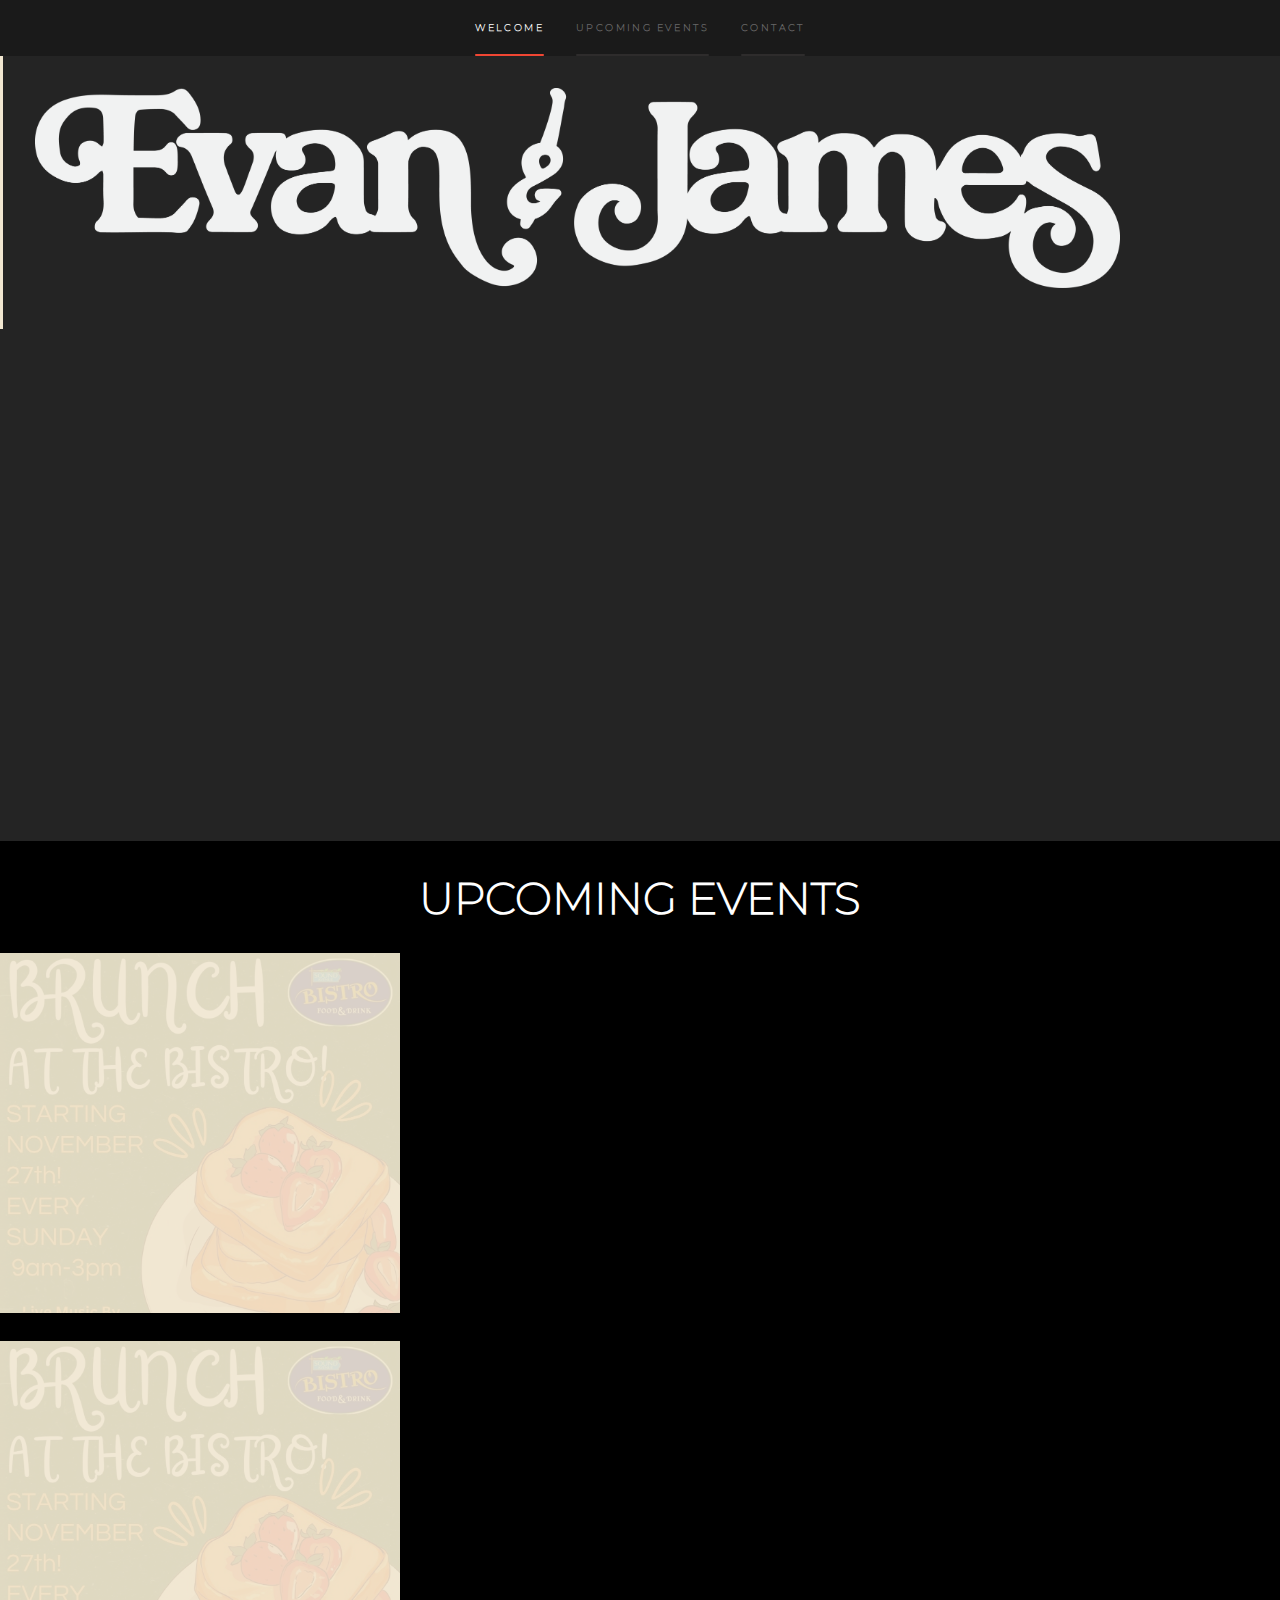
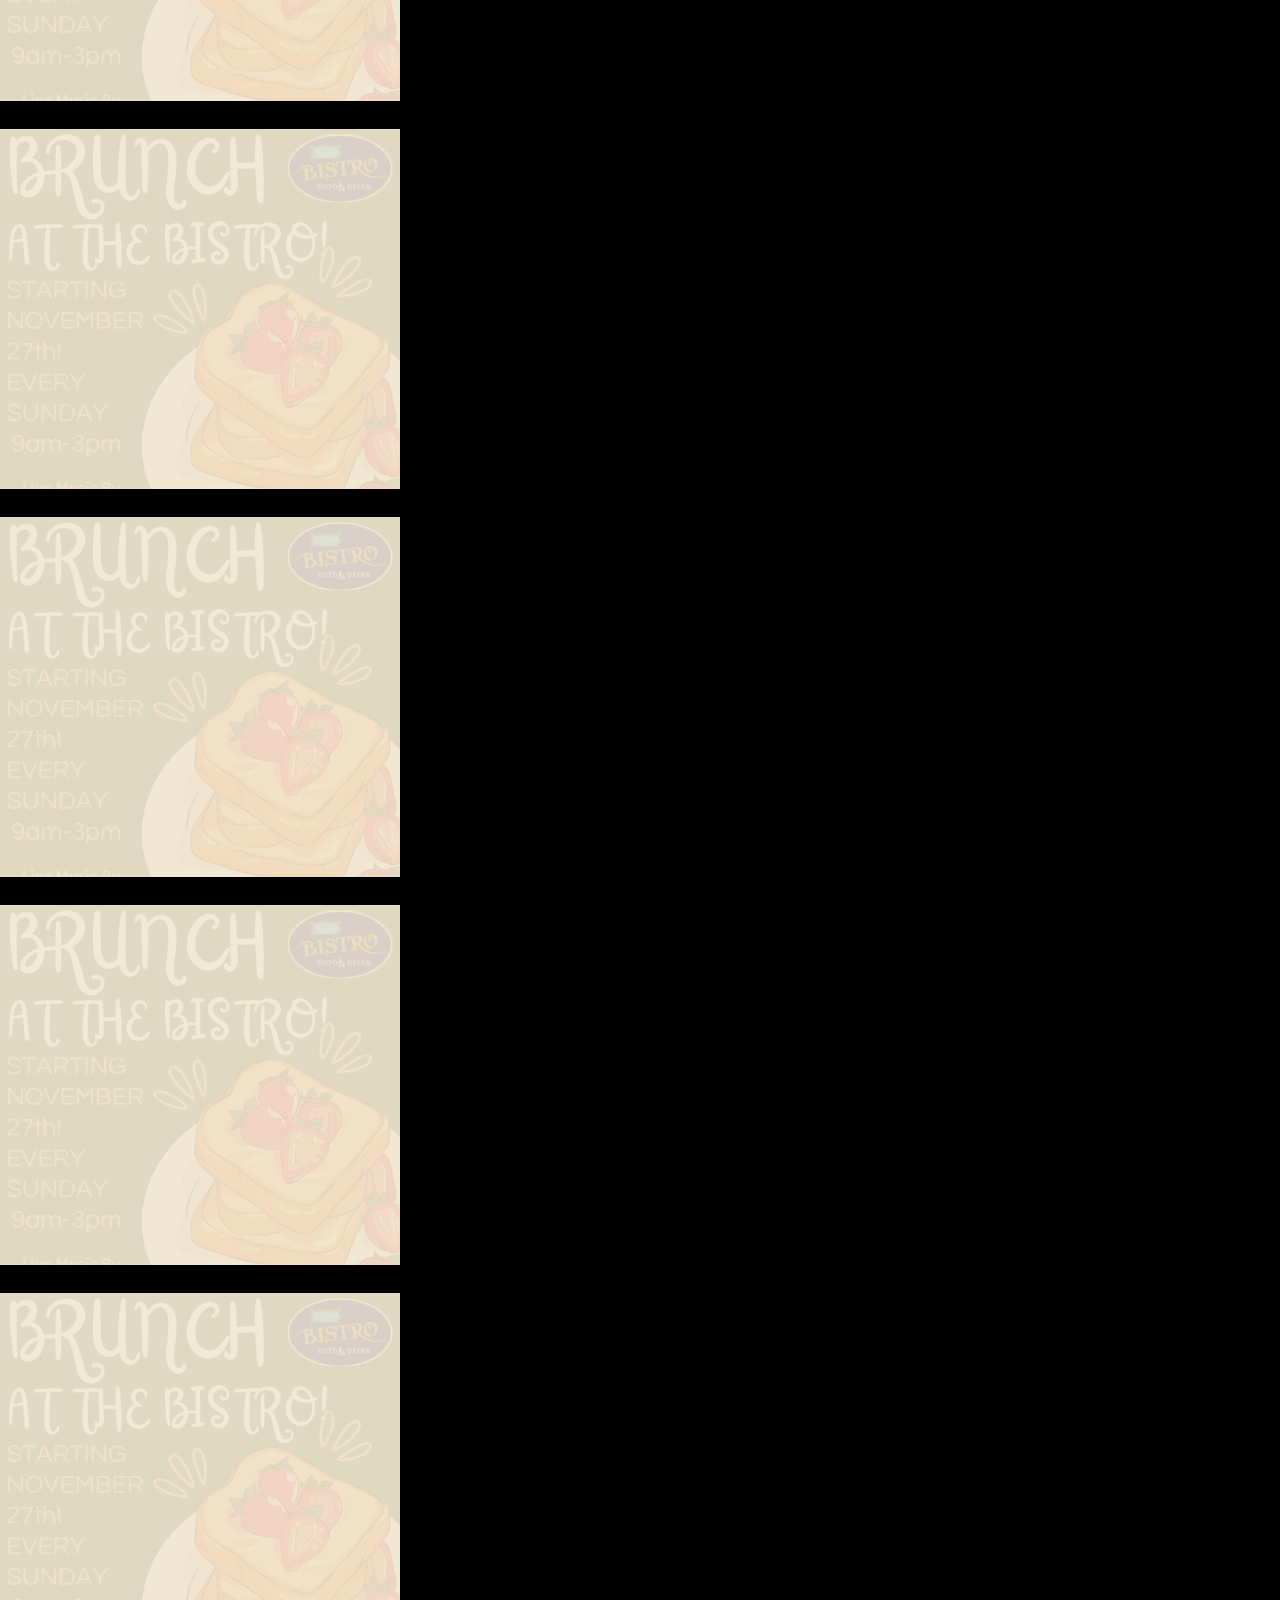
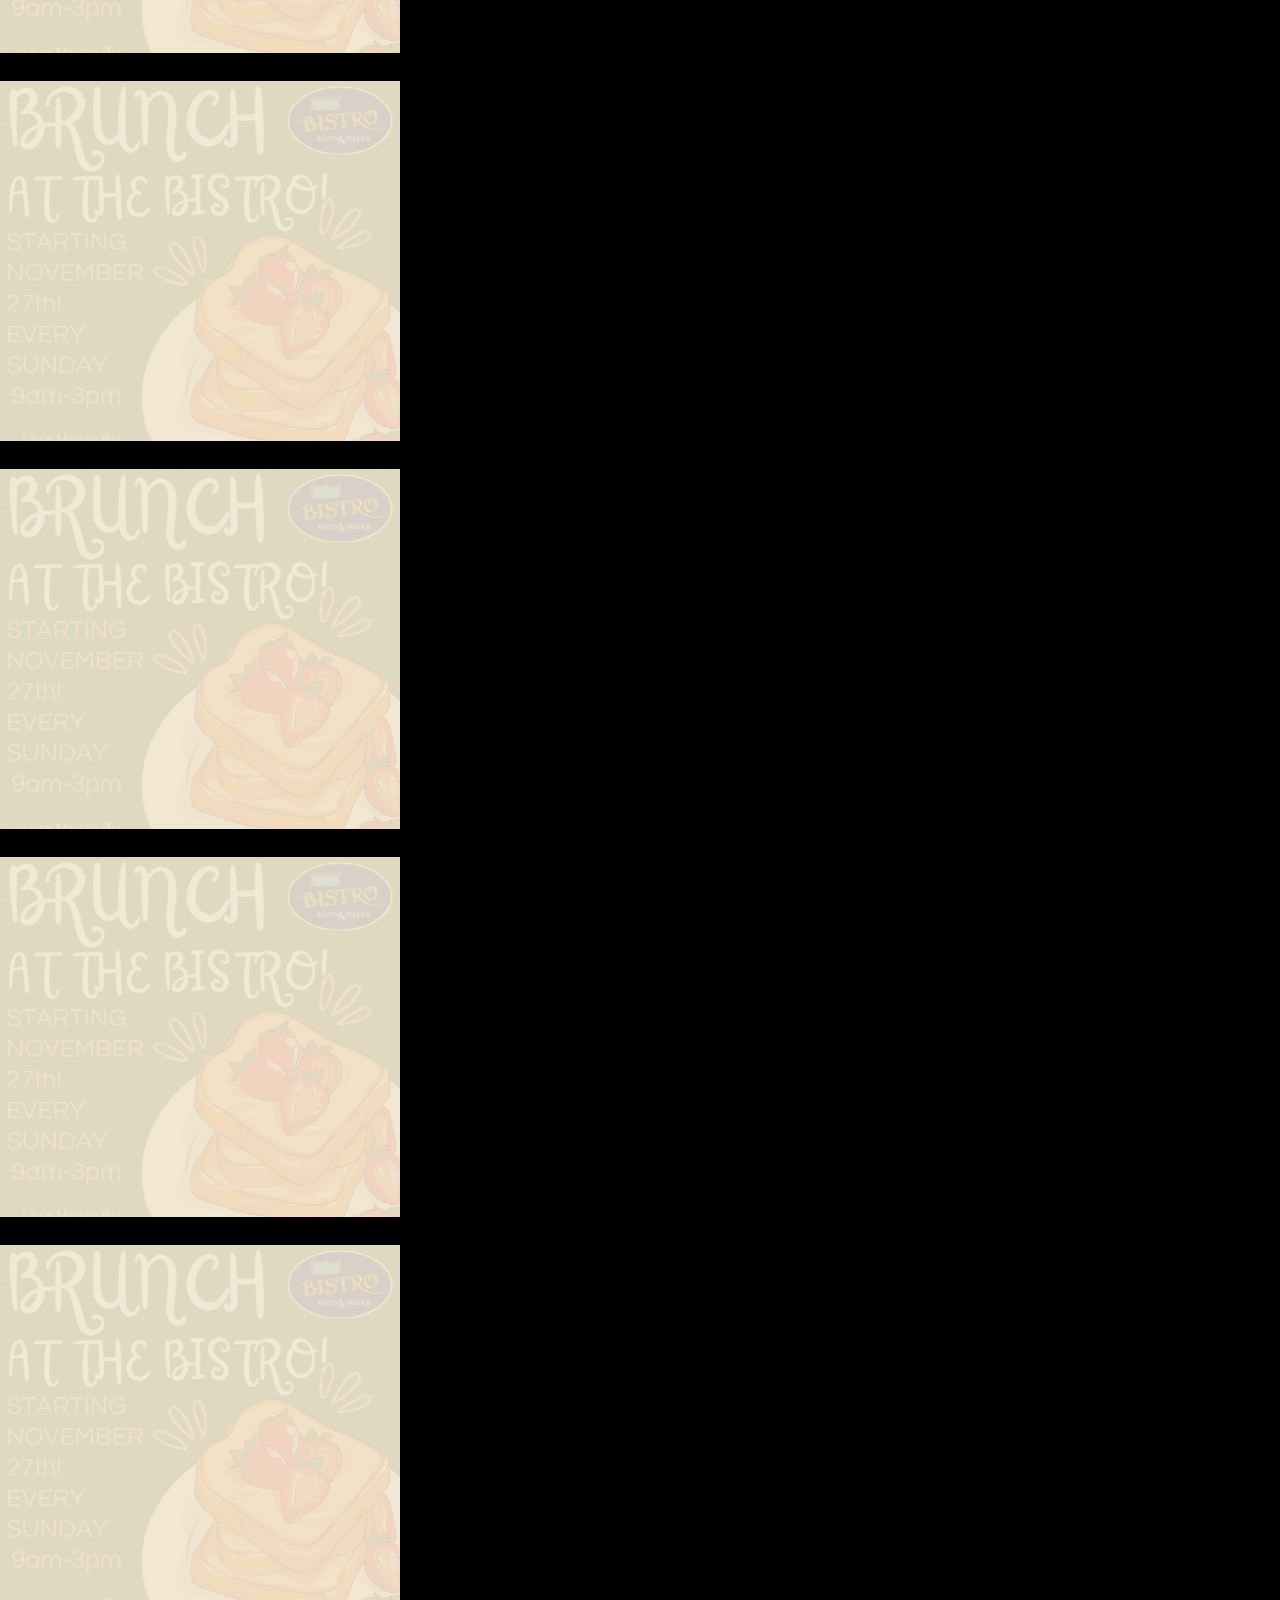
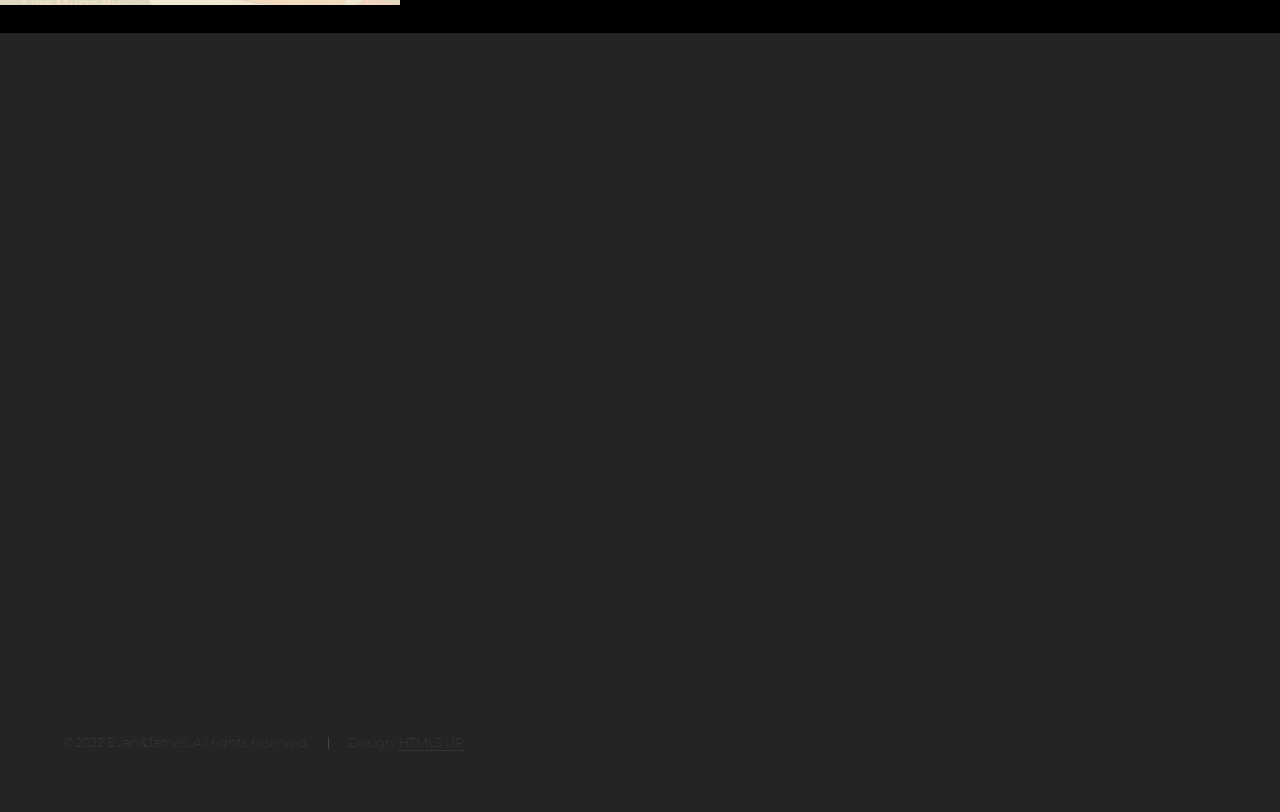
<file: index.html>
<!DOCTYPE HTML>
<!--
	Hyperspace by HTML5 UP
	html5up.net | @ajlkn
	Free for personal and commercial use under the CCA 3.0 license (html5up.net/license)
-->
<html>
	<head>
		<title>Evan and James</title>
		<meta charset="utf-8" />
		<meta name="viewport" content="width=device-width, initial-scale=1, user-scalable=no" />
		<link rel="stylesheet" href="assets/css/main.css" />
		<noscript><link rel="stylesheet" href="assets/css/noscript.css" /></noscript>
	</head>
	<body class="is-preload">

		<!-- Sidebar -->
			<section id="sidebar">
				<div class="inner">
					<nav>
						<img src="Logos/ej monogram.png" id="EandJ" style="width:35%; margin:0 0 1rem 0;">
						<ul>
							<li><a href="#intro">Welcome</a></li>
							<li><a href="#one">Upcoming Events</a></li>
							<!-- <li><a href="#two">Photos</a></li> -->
							<li><a href="#three">Contact</a></li>
						</ul>
					</nav>
				</div>
			</section>

		<!-- Wrapper -->
			<div id="wrapper">
				<!-- Intro -->
					<div id="titletitle2">
						<!-- <h1 id="titletitle">&ensp;Evan & James</h1> -->
						<img src="Logos/evan and james horiz.png" id="evanandjames" style="width:85%; margin:2rem;">
					</div>
					<div id="intro" class="wrapper2 style1 fullscreen fade-up">
						<div id="sizemapper">
							<iframe src="https://www.youtube.com/embed/GYRS4onY0ek?controls=0&autoplay=1" allow='autoplay' title="YouTube video player" frameborder="0" allow="accelerometer; clipboard-write; encrypted-media; gyroscope; picture-in-picture"></iframe>
						</div>
					</div>
					<!-- <section id="intro" class="wrapper2 style1 fullscreen fade-up">
						<div class="inner">
							<h1 id="titletitle">Evan & James</h1>
							<p id="EandJtext">A 60s and 70s pop music cover duo, <br> including artists such as The Beatles, <br> Simon & Garfunkel, the Monkees, <br> and more.</p>
							<ul class="actions">
								<li><a href="#one" class="button scrolly">Learn more</a></li>
							</ul>
						</div>
					</section> -->

				<!-- One -->
					<section id="one" class="wrapper style2 spotlights" style="padding:1.5rem 0 0 0;">


						<!-- To be filled by event_schedule.js -->

						
					
					</section>
				<!-- Two -->
					<!-- <section id="two" class="wrapper style3 fade-up">
						<div class="inner">
							<h2>PHOTOS</h2>
							<p>Phasellus convallis elit id ullamcorper pulvinar. Duis aliquam turpis mauris, eu ultricies erat malesuada quis. Aliquam dapibus, lacus eget hendrerit bibendum, urna est aliquam sem, sit amet imperdiet est velit quis lorem.</p>
							<div class="features">
								<section>
									<span class="icon solid major fa-code"></span>
									<h3>Lorem ipsum amet</h3>
									<p>Phasellus convallis elit id ullam corper amet et pulvinar. Duis aliquam turpis mauris, sed ultricies erat dapibus.</p>
								</section>
								<section>
									<span class="icon solid major fa-lock"></span>
									<h3>Aliquam sed nullam</h3>
									<p>Phasellus convallis elit id ullam corper amet et pulvinar. Duis aliquam turpis mauris, sed ultricies erat dapibus.</p>
								</section>
								<section>
									<span class="icon solid major fa-cog"></span>
									<h3>Sed erat ullam corper</h3>
									<p>Phasellus convallis elit id ullam corper amet et pulvinar. Duis aliquam turpis mauris, sed ultricies erat dapibus.</p>
								</section>
								<section>
									<span class="icon solid major fa-desktop"></span>
									<h3>Veroeros quis lorem</h3>
									<p>Phasellus convallis elit id ullam corper amet et pulvinar. Duis aliquam turpis mauris, sed ultricies erat dapibus.</p>
								</section>
								<section>
									<span class="icon solid major fa-link"></span>
									<h3>Urna quis bibendum</h3>
									<p>Phasellus convallis elit id ullam corper amet et pulvinar. Duis aliquam turpis mauris, sed ultricies erat dapibus.</p>
								</section>
								<section>
									<span class="icon major fa-gem"></span>
									<h3>Aliquam urna dapibus</h3>
									<p>Phasellus convallis elit id ullam corper amet et pulvinar. Duis aliquam turpis mauris, sed ultricies erat dapibus.</p>
								</section>
							</div>
							<ul class="actions">
								<li><a href="generic.html" class="button">Learn more</a></li>
							</ul>
						</div>
					</section> -->

				<!-- Three -->
					<section id="three" class="wrapper style1 fade-up">
						<div class="inner">
							<h2>CONTACT</h2>
							<p>Drop a message below if you need some live music to spice up your restaurant, event, or private party.</p>
							<div class="split style1">
								<section>
									<form method="post" action="https://formspree.io/f/xrgjvozk">
										<div class="fields">
											<div class="field half">
												<label for="name">Name</label>
												<input type="text" name="name" id="name" />
											</div>
											<div class="field half">
												<label for="email">Email</label>
												<input type="text" name="email" id="email" />
											</div>
											<div class="field">
												<label for="message">Message</label>
												<textarea name="message" id="message" rows="5"></textarea>
											</div>
										</div>
										<ul class="actions">
											<li><a href="" class="button submit">Send Message</a></li>
										</ul>
									</form>
								</section>
								<section>
									<ul class="contact">
										<li>
											<h3>Email</h3>
											<a href="mailto:evanandjamesmusic@gmail.com">evanandjamesmusic@gmail.com</a>
										</li>
										<li>
											<h3>Phone</h3>
											Andrew James: <br>
											<span>+1 (516) 987-7188</span> <br>
											<br>
											Christopher Evan: <br>
											<span>+1 (631) 807-0122</span>
										</li>
										<li>
											<h3>Social</h3>
											<ul class="icons">
												<li><a href="https://www.youtube.com/channel/UCRjVn79-PIITqHvKP-DKehw" class="icon brands fa-youtube"><span class="label">LinkedIn</span></a></li>
												<li><a href="https://www.tiktok.com/@evanandjamesmusic" class="icon brands fa-tiktok"><span class="label">Twitter</span></a></li>
												<li><a href="https://www.instagram.com/evanandjamesmusic/?hl=en" class="icon brands fa-instagram"><span class="label">Instagram</span></a></li>
												<li><a href="https://m.facebook.com/evanandjamesband/" class="icon brands fa-facebook-f"><span class="label">Facebook</span></a></li>
											</ul>
										</li>
									</ul>
								</section>
							</div>
						</div>
					</section>

			</div>

		<!-- Footer -->
			<footer id="footer" class="wrapper style1-alt">
				<div class="inner">
					<ul class="menu">
						<li>&copy;2022 Evan&James. All rights reserved.</li><li>Design: <a href="http://html5up.net">HTML5 UP</a></li>
					</ul>
				</div>
			</footer>

		<!-- Scripts -->
			<script src="assets/js/jquery.min.js"></script>
			<script src="assets/js/event_schedule.js"></script>
			<script src="assets/js/jquery.scrollex.min.js"></script>
			<script src="assets/js/jquery.scrolly.min.js"></script>
			<script src="assets/js/browser.min.js"></script>
			<script src="assets/js/breakpoints.min.js"></script>
			<script src="assets/js/util.js"></script>
			<script src="assets/js/main.js"></script>

	</body>
</html>
</file>
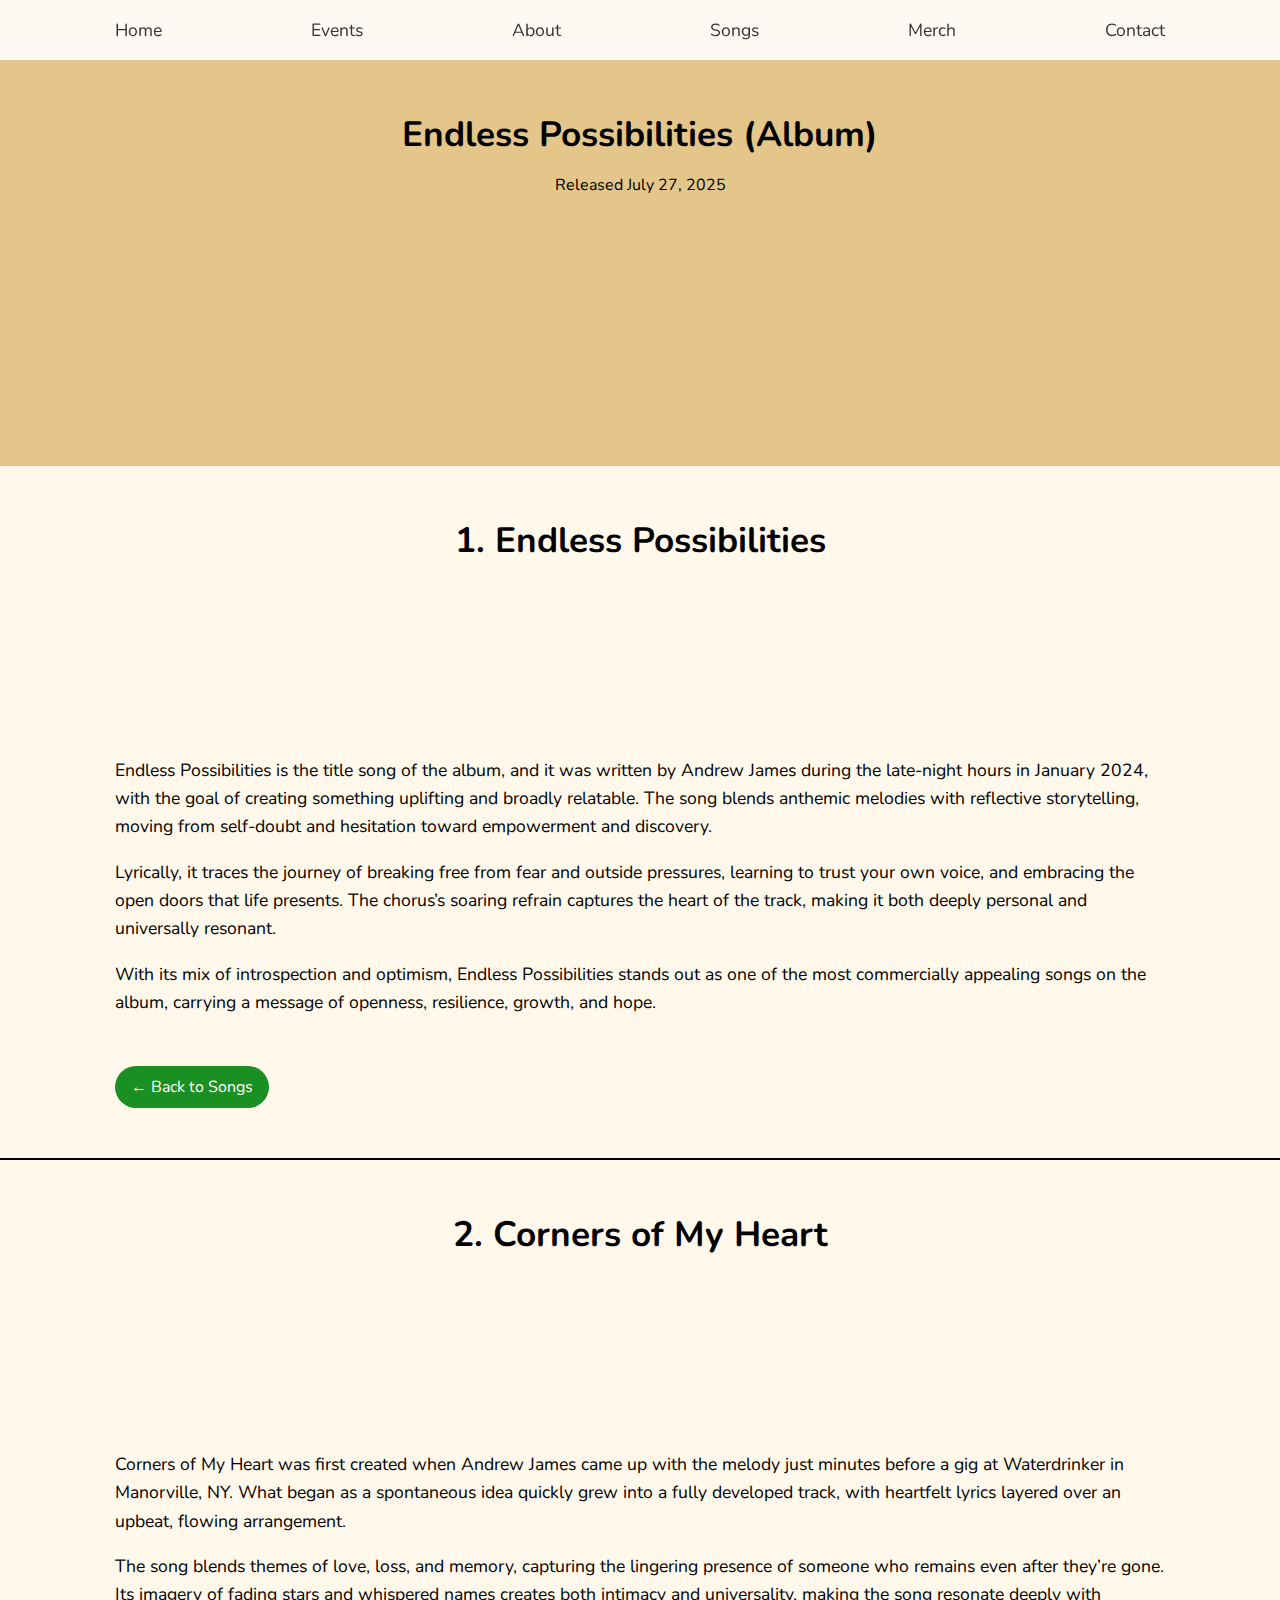
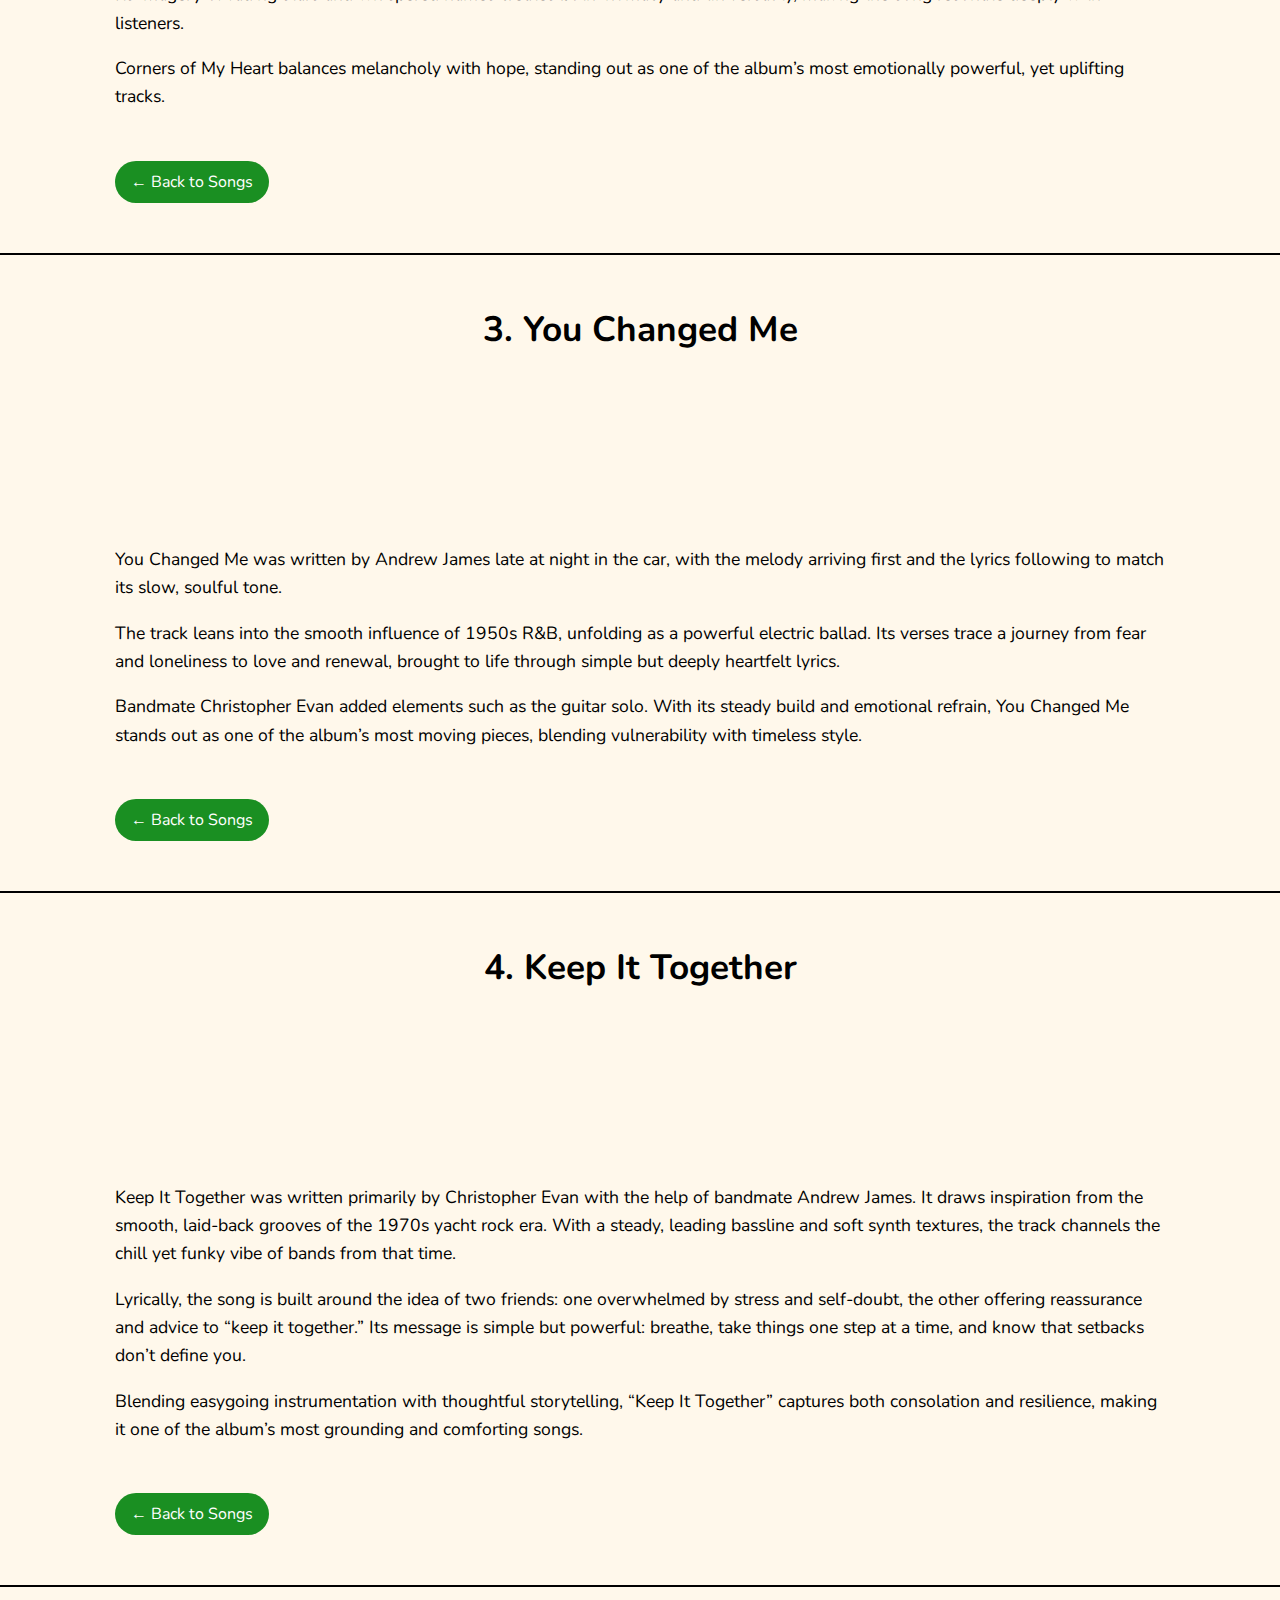
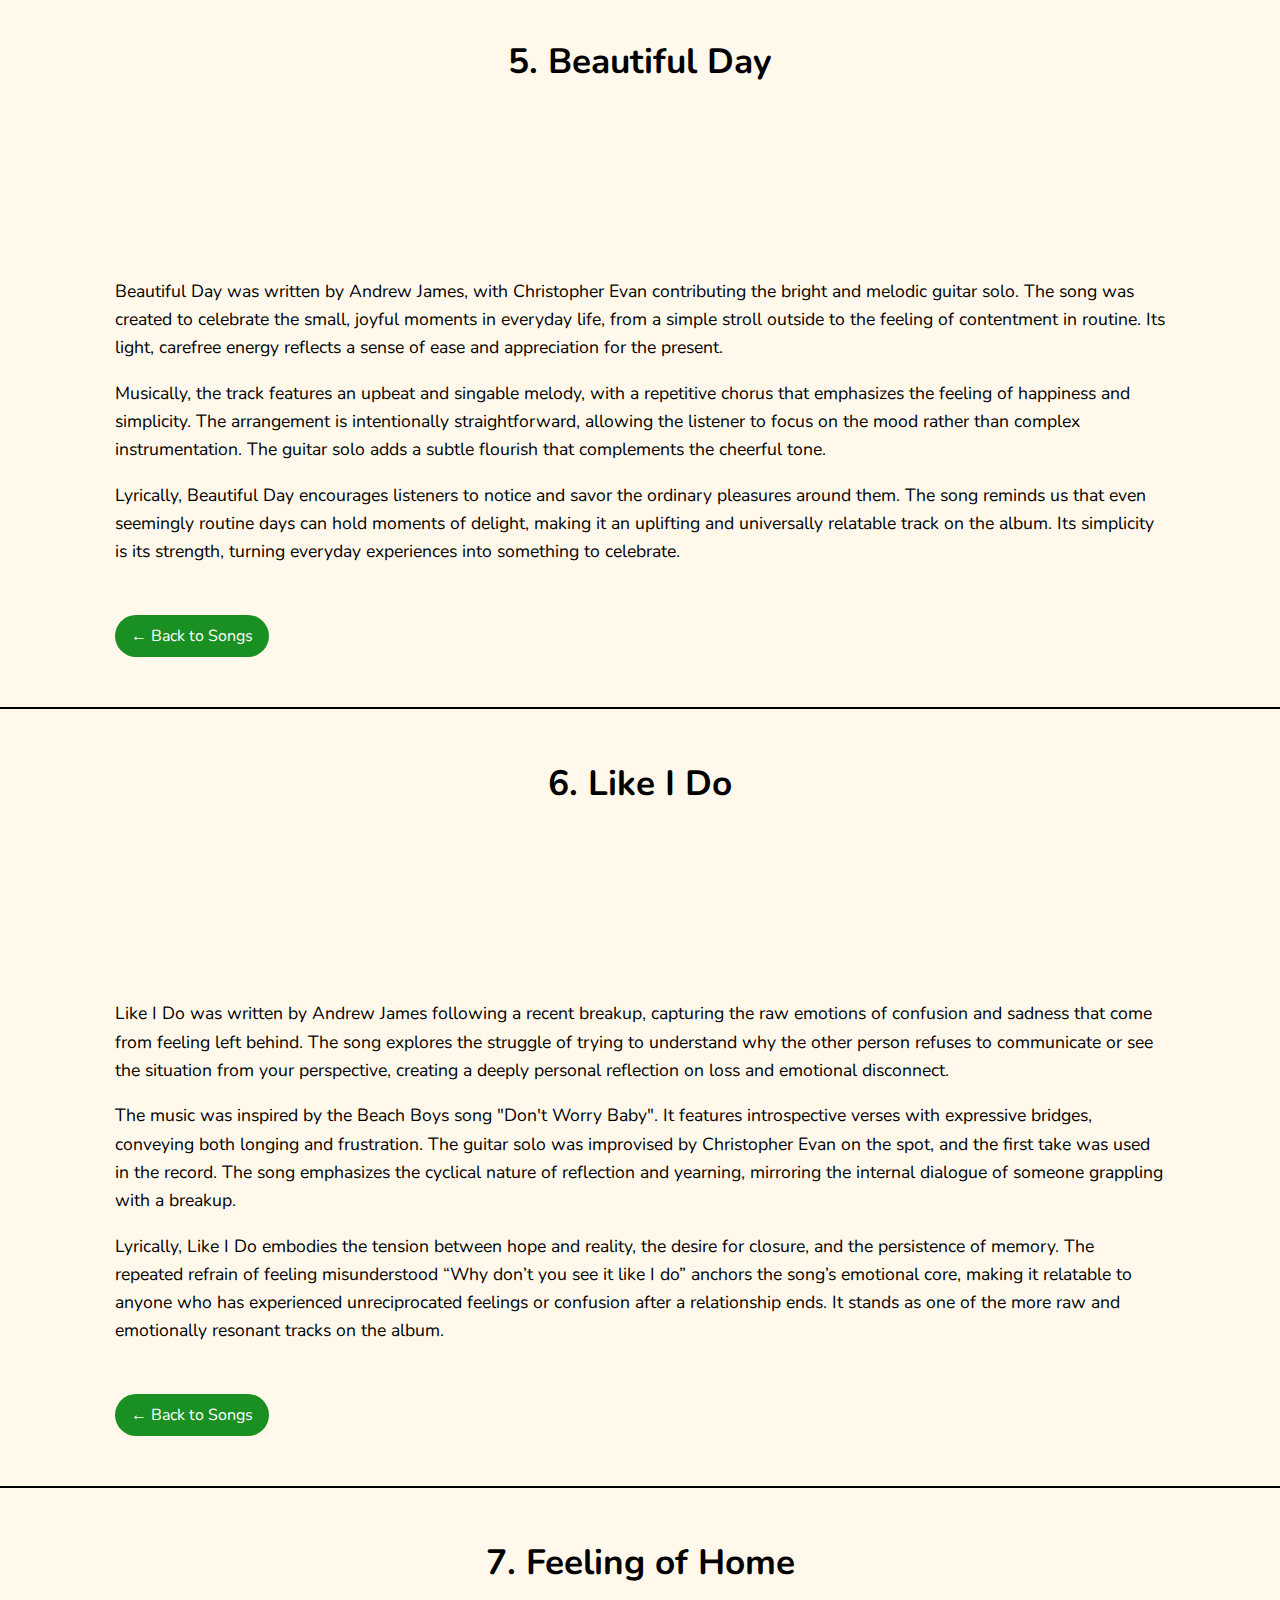
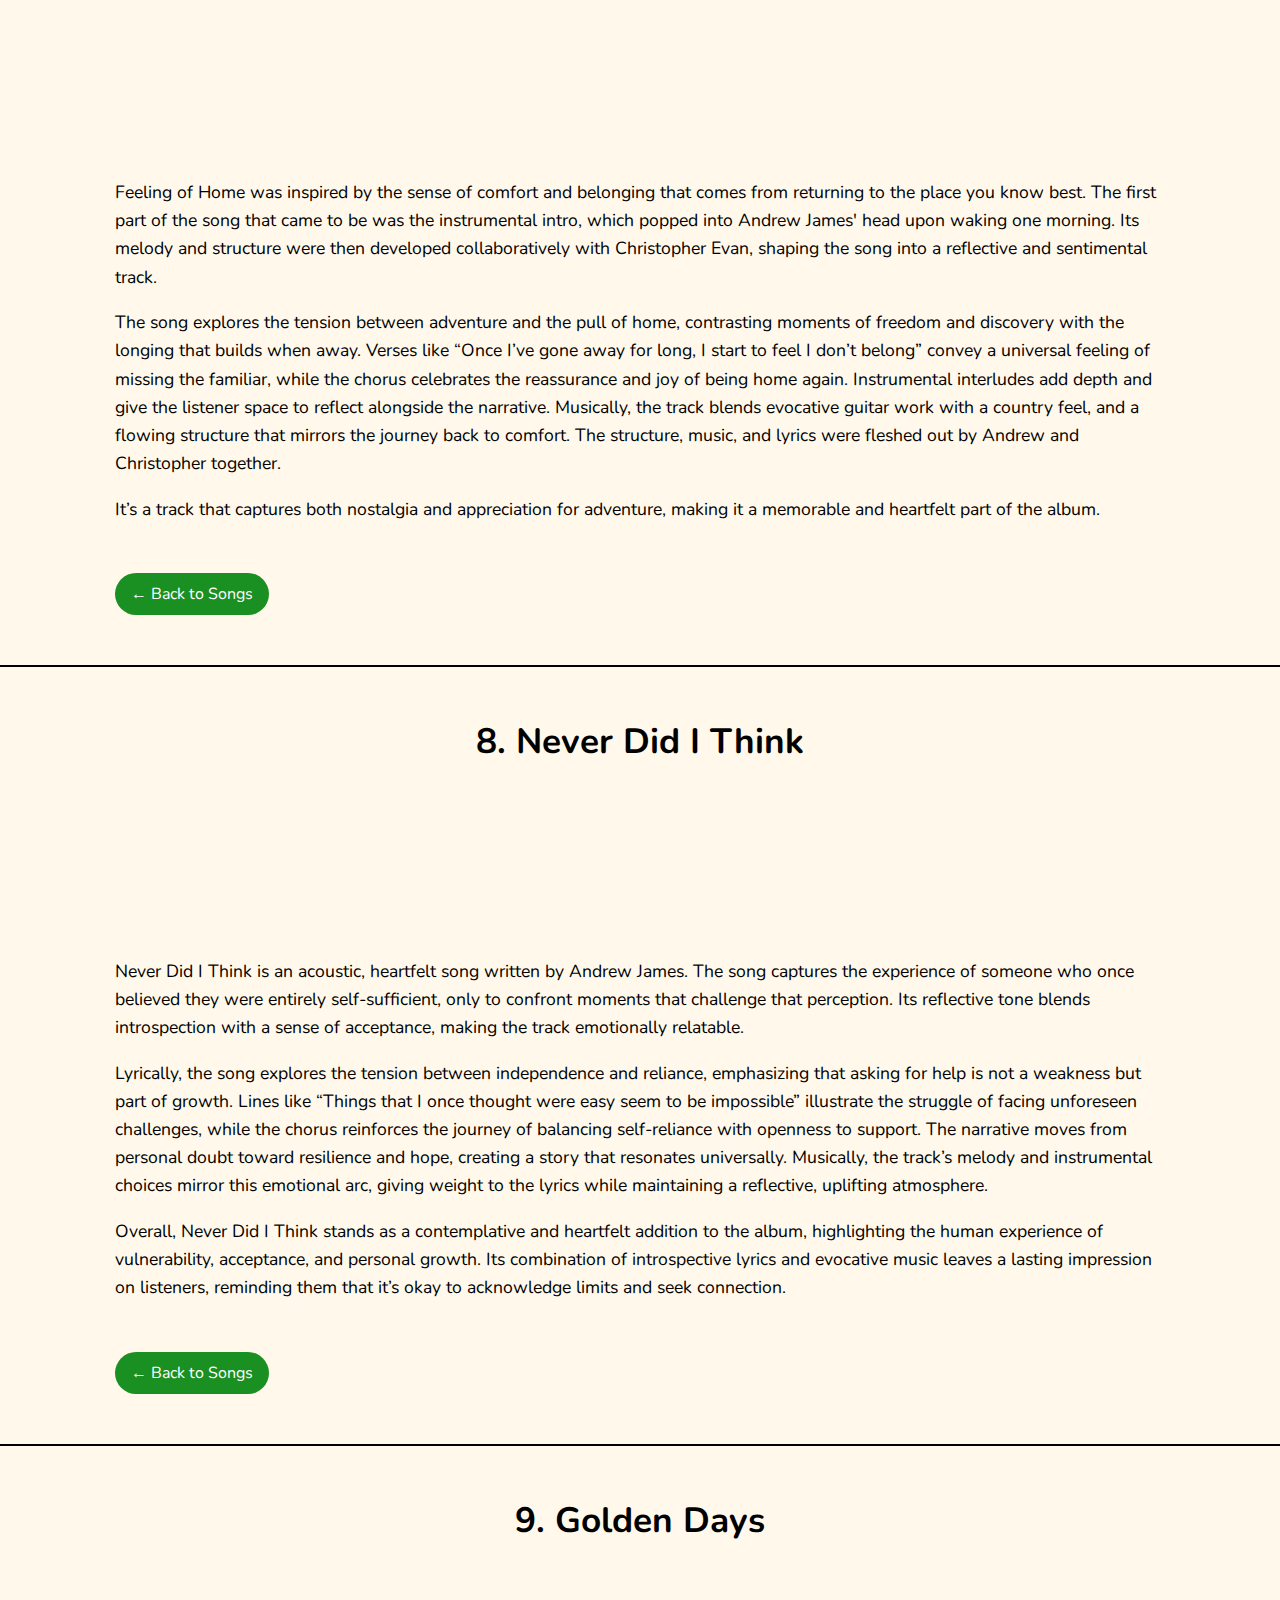
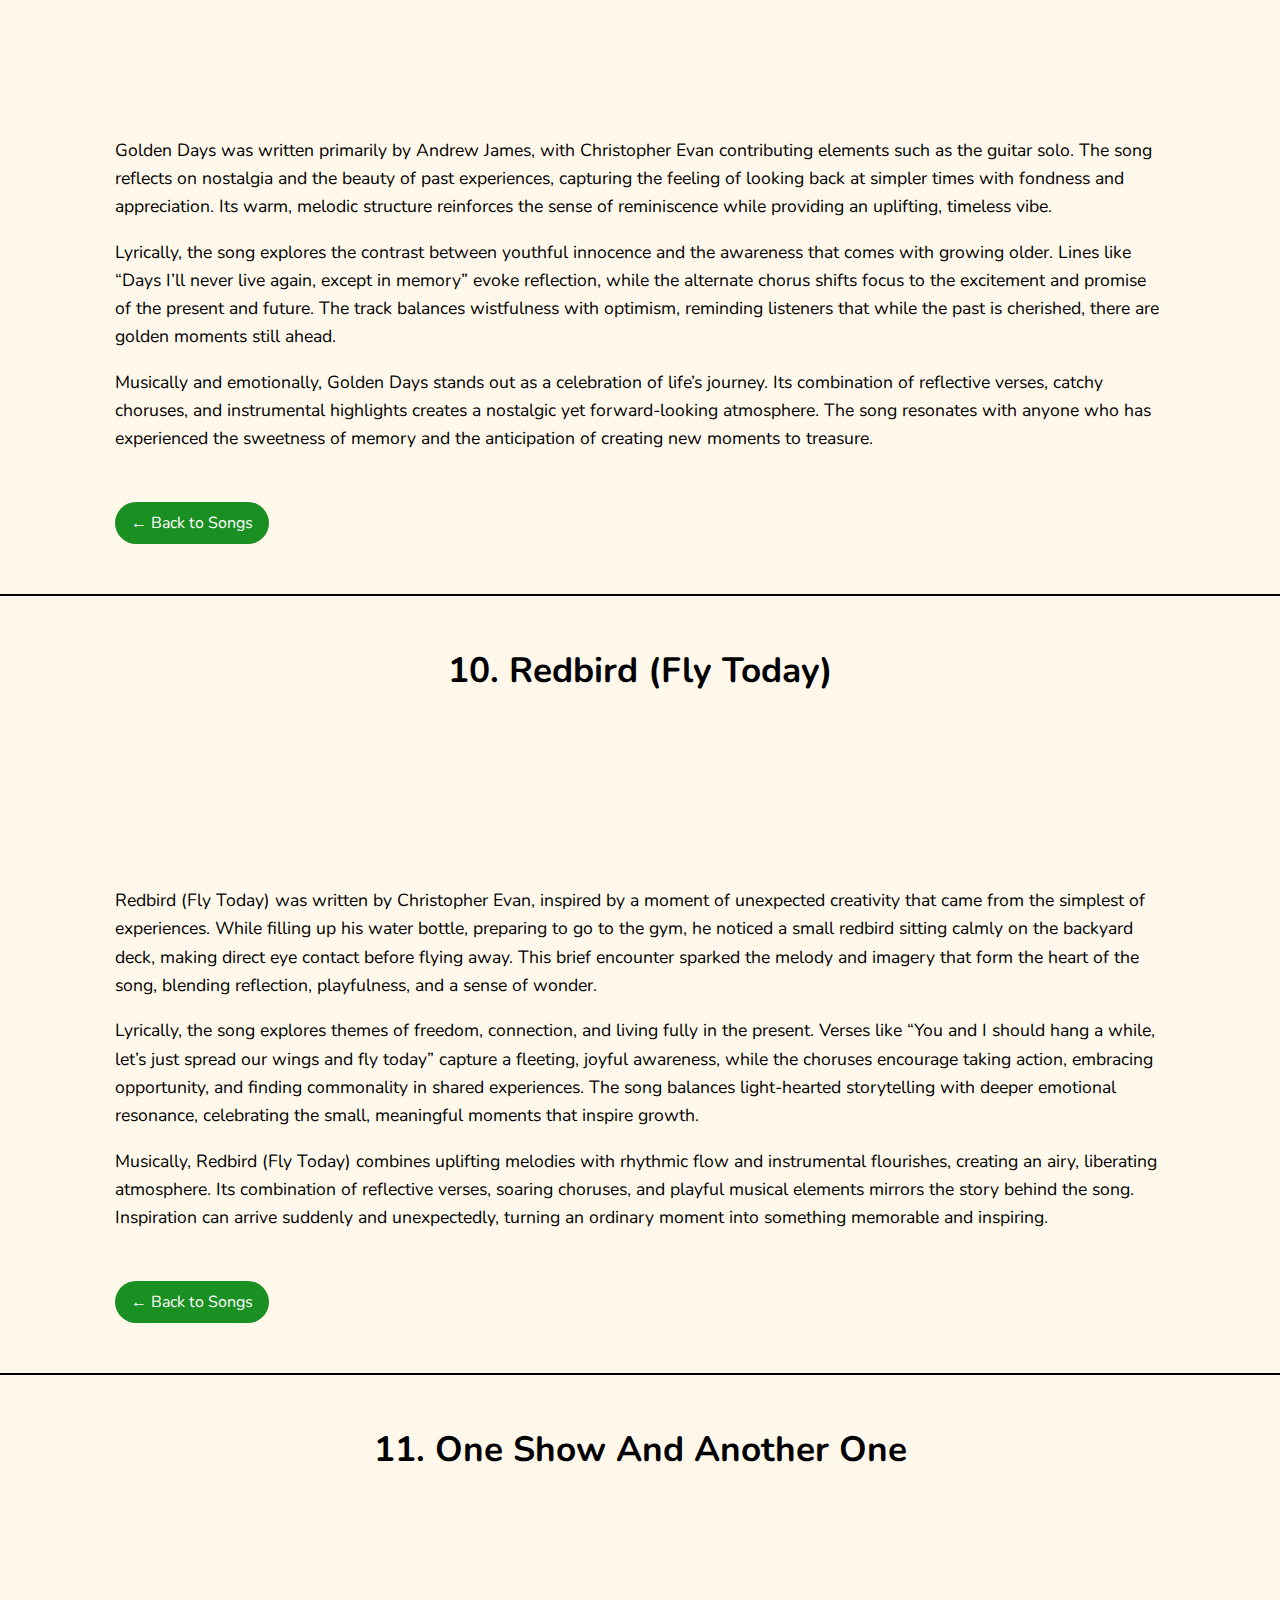
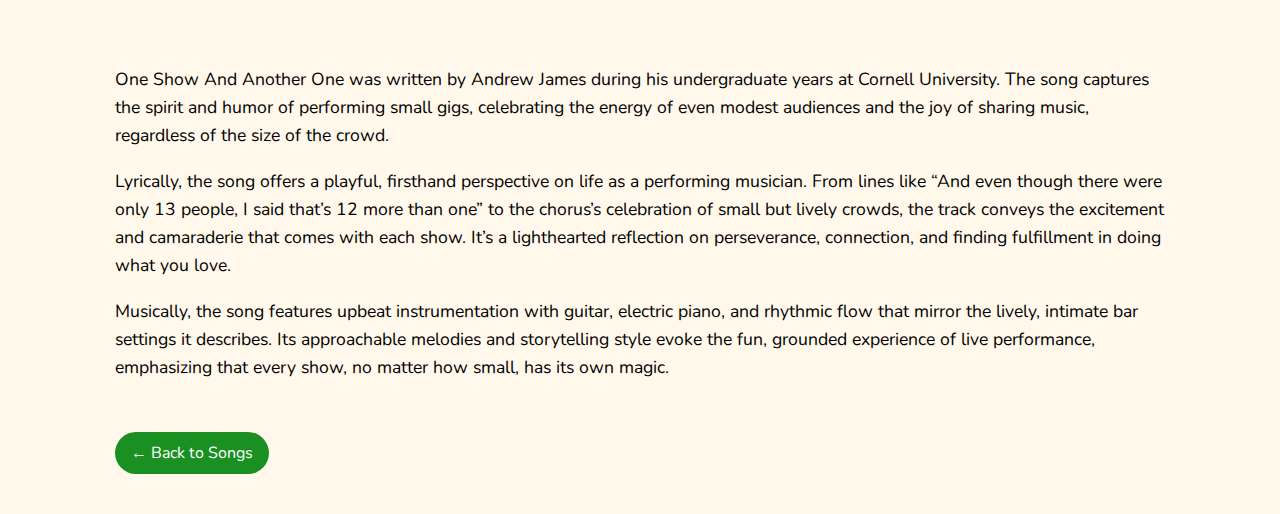
<file: ep.html>
<!DOCTYPE HTML>
<html>
  <head>
    <title>Play The Game Again | Evan & James</title>
    <meta charset="utf-8" />
    <meta name="viewport" content="width=device-width, initial-scale=1, user-scalable=no" />
    <link href="https://fonts.googleapis.com/css2?family=Nunito:wght@400&display=swap" rel="stylesheet">
    <style>
      body {
        margin: 0;
        font-family: "Nunito", sans-serif;
        background: #fff8eb;
        color: #000;
      }
      .navbar {
        background-color: #ffffffe6;
        backdrop-filter: blur(10px);
        position: fixed;
        top: 0;
        left: 0;
        width: 100%;
        padding: 10px 0;
        z-index: 1000;
      }
      .navbar-content {
        display: flex;
        justify-content: space-around;
        align-items: center;
        flex-wrap: nowrap;
        padding: 0 20px;
        max-width: 1200px;
        margin: 0 auto;
      }
      .nav-link {
        color: #333;
        text-decoration: none;
        font-size: 1.1em;
        padding: 8px 16px;
        border-radius: 24px;
        transition: background 0.3s, color 0.3s;
      }
      .nav-link:hover {
        background: #c22424;
        color: #fff;
      }
      @media (max-width: 600px) {
        .navbar-content {
          flex-wrap: wrap;
          justify-content: center;
          gap: 10px;
        }
        .nav-link {
          padding: 6px 10px;
          font-size: 1em;
        }
      }
      .top-section {
          background-color: #E4C58A;
          padding-top: 60px;
      }
      .song-section {
            background-color: #fff8eb; /* or any color you like */
            padding: 10px 0;           /* vertical padding */
      }
     .page-content {
        width: 90%;          /* fluid width */
        max-width: 1050px;   /* never too wide on big screens */
        margin: 50px auto 40px auto; /* centers horizontally */
        padding: 0;          /* no extra padding interfering */
        box-sizing: border-box; /* includes padding in width calculation */
      }
      h1 {
        text-align: center;
        font-size: 2.2em;
        margin-top: 0px;
        margin-bottom: 0px;
      }
      .release-date {
        text-align: center;
        margin-bottom: 20px; 
      }
      .cover {
        display: block;
        margin: 0 auto 20px auto;
        max-width: 300px;
        border-radius: 12px;
        box-shadow: 0 4px 12px rgba(0,0,0,0.15);
      }
      .song-story {
        font-size: 1.1em;
        line-height: 1.6;
        margin-bottom: 30px;
      }
      .back-link {
        display: inline-block;
        margin-top: 20px;
        padding: 10px 16px;
        background: #1a8f22;
        color: #fff;
        border-radius: 24px;
        text-decoration: none;
        transition: background 0.3s;
      }
      .back-link:hover {
        background: #15711b;
      }
      .album-spotify-player {
        width: 700px;   
        max-width: 90%; 
        margin: 20px auto;  /* centering */
      }
      .album-spotify-player iframe {
        width: 100%;
        height: 250px;
        border: 0;
        border-radius: 12px;
        display: block;
      }
      .spotify-player {
        width: 700px;   
        max-width: 90%; 
        margin: 20px auto;  /* centering */
      }
      .spotify-player iframe {
        width: 100%;
        height: 152px;
        border: 0;
        border-radius: 12px;
        display: block;
      }
      .page-content h1,
        .page-content .release-date {
        text-align: center;
      }
        .page-content p,
        .page-content .song-story p {
            text-align: left;
            margin-bottom: 1em; /* spacing between paragraphs */
        }
                @media (max-width: 600px) {
                    .page-content 
                width: 90%; /* container almost fills screen */
                }
    .section-divider {
        border: none;
        border-top: 2px solid black; /* thickness + color */
        margin: 50px 0;              /* spacing above and below */
        width: 100%;                 /* full width */
        }   
            

    </style>
  </head>
  <body>
    <nav class="navbar">
      <div class="navbar-content">
        <a href="index.html#home" class="nav-link">Home</a>
        <a href="index.html#events" class="nav-link">Events</a>
        <a href="index.html#about" class="nav-link">About</a>
        <a href="songs.html" class="nav-link">Songs</a>
        <a href="https://evanandjames.printful.me/" target="_blank" rel="noopener" class="nav-link">Merch</a>
        <a href="index.html#contact" class="nav-link">Contact</a>
      </div>
    </nav>

    <!-- Album Title Section -->

    <div class="top-section">
        <div class="page-content">
            <h1>Endless Possibilities (Album)</h1>
            <p class="release-date">Released July 27, 2025</p>

            <div class="album-spotify-player">
                <iframe 
                        src="https://open.spotify.com/embed/album/6CcX0XlovafRr0uU4aUuLL?utm_source=generator" 
                        allow="autoplay; clipboard-write; encrypted-media; fullscreen; picture-in-picture" 
                        loading="lazy">
                </iframe>
            </div>
        </div>
    </div>

    <!-- Nights Like These -->

    <div class="page-content">
      <h1>1. Endless Possibilities</h1>
    
    <div class="spotify-player">
        <iframe 
                src="https://open.spotify.com/embed/track/5szctzO0vQYMp3hLbteIkF?utm_source=generator" 
                allow="autoplay; clipboard-write; encrypted-media; fullscreen; picture-in-picture" 
                loading="lazy">
        </iframe>
    </div>

      <div class="song-story">
        <p>
        Endless Possibilities is the title song of the album, and it was written
        by Andrew James during the late-night hours in January 2024, with the goal
        of creating something uplifting and broadly relatable. The song blends
        anthemic melodies with reflective storytelling, moving from self-doubt
        and hesitation toward empowerment and discovery.
        </p>

        <p>
        Lyrically, it traces the journey of breaking free from fear and outside
        pressures, learning to trust your own voice, and embracing the open doors
        that life presents. The chorus’s soaring refrain captures the heart of the
        track, making it both deeply personal and universally resonant.
        </p>

        <p>
        With its mix of introspection and optimism, Endless Possibilities stands
        out as one of the most commercially appealing songs on the album, carrying
        a message of openness, resilience, growth, and hope.
        </p>

      </div>

      <a href="songs.html" class="back-link">← Back to Songs</a>
    </div>
  </body>

  <hr class="section-divider">

    <!-- Corners of My Heart -->

    <div class="page-content">
      <h1>2. Corners of My Heart</h1>
    
    <div class="spotify-player">
        <iframe 
                src="https://open.spotify.com/embed/track/0lfXmDtnmsKvpcuAP1uelX?utm_source=generator" 
                allow="autoplay; clipboard-write; encrypted-media; fullscreen; picture-in-picture" 
                loading="lazy">
        </iframe>
    </div>

      <div class="song-story">
        <p>
        Corners of My Heart was first created when Andrew James came up with the melody just minutes
        before a gig at Waterdrinker in Manorville, NY. What began as a spontaneous idea quickly grew into
        a fully developed track, with heartfelt lyrics layered over an upbeat, flowing arrangement.
        </p>

        <p>
        The song blends themes of love, loss, and memory, capturing the lingering presence of someone
        who remains even after they’re gone. Its imagery of fading stars and whispered names creates both
        intimacy and universality, making the song resonate deeply with listeners.
        </p>

        <p>
        Corners of My Heart balances melancholy with hope, standing out as one of the album’s most
        emotionally powerful, yet uplifting tracks.
        </p>
    </div>

      <a href="songs.html" class="back-link">← Back to Songs</a>
    </div>
  </body>

  <hr class="section-divider">

    <!-- You Changed Me -->

    <div class="page-content">
      <h1>3. You Changed Me</h1>
    
    <div class="spotify-player">
        <iframe 
                src="https://open.spotify.com/embed/track/2YcTuMMxDVeV2AIdYCvsBI?utm_source=generator" 
                allow="autoplay; clipboard-write; encrypted-media; fullscreen; picture-in-picture" 
                loading="lazy">
                
        </iframe>
    </div>

      <div class="song-story">
        <p>
        You Changed Me was written by Andrew James late at night in the car, with the melody arriving first and
        the lyrics following to match its slow, soulful tone. 
        </p>

        <p>
        The track leans into the smooth influence of 1950s R&B, unfolding as a powerful electric ballad.
        Its verses trace a journey from fear and loneliness to love and renewal, brought to life through
        simple but deeply heartfelt lyrics. 
        </p>

        <p>
        Bandmate Christopher Evan added elements such as the guitar solo. With its steady build and emotional
        refrain, You Changed Me stands out as one of the album’s most moving pieces, blending vulnerability
        with timeless style.
        </p>
    </div>

      <a href="songs.html" class="back-link">← Back to Songs</a>
    </div>
  </body>

  <hr class="section-divider">

    <!-- Keep It Together -->

    <div class="page-content">
      <h1>4. Keep It Together</h1>
    
    <div class="spotify-player">
        <iframe 
                src="https://open.spotify.com/embed/track/1UqZ4ULWRvPj1EX6ohTdBL?utm_source=generator" 
                allow="autoplay; clipboard-write; encrypted-media; fullscreen; picture-in-picture" 
                loading="lazy">
                
        </iframe>
    </div>

  <div class="song-story">
    <p>
    Keep It Together was written primarily by Christopher Evan with the help of bandmate Andrew James. It
    draws inspiration from the smooth, laid-back grooves of the 1970s yacht rock era. With a steady,
    leading bassline and soft synth textures, the track channels the chill yet funky vibe of bands from that time.  
    </p>

    <p>
    Lyrically, the song is built around the idea of two friends: one overwhelmed by stress and self-doubt,
    the other offering reassurance and advice to “keep it together.” Its message is simple but powerful:
    breathe, take things one step at a time, and know that setbacks don’t define you.  
    </p>

    <p>
    Blending easygoing instrumentation with thoughtful storytelling, “Keep It Together” captures both
    consolation and resilience, making it one of the album’s most grounding and comforting songs.  
    </p>
    
    </div>

      <a href="songs.html" class="back-link">← Back to Songs</a>
    </div>
  </body>

<hr class="section-divider">

    <!-- Beautiful Day -->

    <div class="page-content">
      <h1>5. Beautiful Day</h1>
    
    <div class="spotify-player">
        <iframe 
                src="https://open.spotify.com/embed/track/6VeAFzd6V1j1byOGBsg1Hr?utm_source=generator" 
                allow="autoplay; clipboard-write; encrypted-media; fullscreen; picture-in-picture" 
                loading="lazy">
                
        </iframe>
    </div>

  <div class="song-story">
    <p>
    Beautiful Day was written by Andrew James, with Christopher Evan contributing the bright and melodic
    guitar solo. The song was created to celebrate the small, joyful moments in everyday life, from a simple
    stroll outside to the feeling of contentment in routine. Its light, carefree energy reflects a sense of
    ease and appreciation for the present.  
    </p>

    <p>
    Musically, the track features an upbeat and singable melody, with a repetitive chorus that emphasizes the
    feeling of happiness and simplicity. The arrangement is intentionally straightforward, allowing the listener
    to focus on the mood rather than complex instrumentation. The guitar solo adds a subtle flourish that complements
    the cheerful tone.  
    </p>

    <p>
    Lyrically, Beautiful Day encourages listeners to notice and savor the ordinary pleasures around them. The
    song reminds us that even seemingly routine days can hold moments of delight, making it an uplifting and universally
    relatable track on the album. Its simplicity is its strength, turning everyday experiences into something to celebrate.  
    </p>
    
    </div>

      <a href="songs.html" class="back-link">← Back to Songs</a>
    </div>
  </body>

<hr class="section-divider">

     <!-- Like I Do -->

    <div class="page-content">
      <h1>6. Like I Do</h1>
    
    <div class="spotify-player">
        <iframe 
                src="https://open.spotify.com/embed/track/4YdskKoPwl8JDakrQIShjO?utm_source=generator" 
                allow="autoplay; clipboard-write; encrypted-media; fullscreen; picture-in-picture" 
                loading="lazy">   
        </iframe>
    </div>

  <div class="song-story">
     <p></p>
    Like I Do was written by Andrew James following a recent breakup, capturing the raw emotions of
    confusion and sadness that come from feeling left behind. The song explores the struggle of trying to
    understand why the other person refuses to communicate or see the situation from your perspective, creating
    a deeply personal reflection on loss and emotional disconnect.  
    </p>

    <p>
    The music was inspired by the Beach Boys song "Don't Worry Baby". It features introspective verses with
    expressive bridges, conveying both longing and frustration. The guitar solo was improvised by Christopher
    Evan on the spot, and the first take was used in the record. The song emphasizes the cyclical nature of
    reflection and yearning, mirroring the internal dialogue of someone grappling with a breakup.  
    </p>

    <p>
    Lyrically, Like I Do embodies the tension between hope and reality, the desire for closure, and the
    persistence of memory. The repeated refrain of feeling misunderstood “Why don’t you see it like I do”
    anchors the song’s emotional core, making it relatable to anyone who has experienced unreciprocated feelings
    or confusion after a relationship ends. It stands as one of the more raw and emotionally resonant tracks on the album.  
    </p>
    
    </div>

      <a href="songs.html" class="back-link">← Back to Songs</a>
    </div>
  </body>

  <hr class="section-divider">

     <!-- Feeling of Home -->

    <div class="page-content">
      <h1>7. Feeling of Home</h1>
    
    <div class="spotify-player">
        <iframe 
                src="https://open.spotify.com/embed/track/2yWThrKeyVafeu4OPySmk4?utm_source=generator" 
                allow="autoplay; clipboard-write; encrypted-media; fullscreen; picture-in-picture" 
                loading="lazy">
        </iframe>
    </div>

  <div class="song-story">
    <p>
    Feeling of Home was inspired by the sense of comfort and belonging that comes from returning to the
    place you know best. The first part of the song that came to be was the instrumental intro, which popped
    into Andrew James' head upon waking one morning. Its melody and structure were then developed collaboratively
    with Christopher Evan, shaping the song into a reflective and sentimental track.  
    </p>

    <p>
    The song explores the tension between adventure and the pull of home, contrasting moments of freedom and
    discovery with the longing that builds when away. Verses like “Once I’ve gone away for long, I start to feel
    I don’t belong” convey a universal feeling of missing the familiar, while the chorus celebrates the reassurance
    and joy of being home again. Instrumental interludes add depth and give the listener space to reflect alongside
    the narrative. Musically, the track blends evocative guitar work with a country feel, and a flowing structure
    that mirrors the journey back to comfort. The structure, music, and lyrics were fleshed out by Andrew and Christopher
    together.
    </p>

    <p>
    It’s a track that captures both nostalgia and appreciation for adventure, making it a memorable
    and heartfelt part of the album.  
    </p>
    
    </div>

      <a href="songs.html" class="back-link">← Back to Songs</a>
    </div>
  </body>

  <hr class="section-divider">

     <!-- Never Did I Think -->

    <div class="page-content">
      <h1>8. Never Did I Think</h1>
    
    <div class="spotify-player">
        <iframe 
                src="https://open.spotify.com/embed/track/69jay3W0Qhpp0CnvNsNVRR?utm_source=generator" 
                allow="autoplay; clipboard-write; encrypted-media; fullscreen; picture-in-picture" 
                loading="lazy">
                
        </iframe>
    </div>

  <div class="song-story">
   <p>
    Never Did I Think is an acoustic, heartfelt song written by Andrew James. The song captures the experience of
    someone who once believed they were entirely self-sufficient, only to confront moments that challenge that
    perception. Its reflective tone blends introspection with a sense of acceptance, making the track emotionally relatable.  
    </p>

    <p>
    Lyrically, the song explores the tension between independence and reliance, emphasizing that asking for
    help is not a weakness but part of growth. Lines like “Things that I once thought were easy seem to be
    impossible” illustrate the struggle of facing unforeseen challenges, while the chorus reinforces the journey
    of balancing self-reliance with openness to support. The narrative moves from personal doubt toward resilience
    and hope, creating a story that resonates universally. Musically, the track’s melody and instrumental choices
    mirror this emotional arc, giving weight to the lyrics while maintaining a reflective, uplifting atmosphere.  
    </p>

    <p>
    Overall, Never Did I Think stands as a contemplative and heartfelt addition to the album, highlighting
    the human experience of vulnerability, acceptance, and personal growth. Its combination of introspective
    lyrics and evocative music leaves a lasting impression on listeners, reminding them that it’s okay to
    acknowledge limits and seek connection.  
    </p>
    
    </div>

      <a href="songs.html" class="back-link">← Back to Songs</a>
    </div>
  </body>

  <hr class="section-divider">

     <!-- Golden Days -->

    <div class="page-content">
      <h1>9. Golden Days</h1>
    
    <div class="spotify-player">
        <iframe 
                src="https://open.spotify.com/embed/track/1ZVGLsxSbVzq1DsxLhLPht?utm_source=generator" 
                allow="autoplay; clipboard-write; encrypted-media; fullscreen; picture-in-picture" 
                loading="lazy">
        </iframe>
    </div>

  <div class="song-story">
    <p>
    Golden Days was written primarily by Andrew James, with Christopher Evan contributing elements such as the
    guitar solo. The song reflects on nostalgia and the beauty of past experiences, capturing the feeling of looking
    back at simpler times with fondness and appreciation. Its warm, melodic structure reinforces the sense of
    reminiscence while providing an uplifting, timeless vibe.  
    </p>

    <p>
    Lyrically, the song explores the contrast between youthful innocence and the awareness that comes with growing
    older. Lines like “Days I’ll never live again, except in memory” evoke reflection, while the alternate chorus
    shifts focus to the excitement and promise of the present and future. The track balances wistfulness with optimism,
    reminding listeners that while the past is cherished, there are golden moments still ahead.  
    </p>

    <p>
    Musically and emotionally, Golden Days stands out as a celebration of life’s journey. Its combination
    of reflective verses, catchy choruses, and instrumental highlights creates a nostalgic yet forward-looking atmosphere.
    The song resonates with anyone who has experienced the sweetness of memory and the anticipation of creating new moments to treasure.  
    </p>
    
    </div>

      <a href="songs.html" class="back-link">← Back to Songs</a>
    </div>
  </body>

  <hr class="section-divider">

     <!-- Redbird (Fly Today) -->

    <div class="page-content">
      <h1>10. Redbird (Fly Today)</h1>
    
    <div class="spotify-player">
        <iframe 
                src="https://open.spotify.com/embed/track/1MbcXbB7D683gJcRYcdEkI?utm_source=generator" 
                allow="autoplay; clipboard-write; encrypted-media; fullscreen; picture-in-picture" 
                loading="lazy">   
        </iframe>
    </div>

  <div class="song-story">
   <p>
    Redbird (Fly Today) was written by Christopher Evan, inspired by a moment of unexpected creativity that
    came from the simplest of experiences. While filling up his water bottle, preparing to go to the gym, he noticed a small redbird sitting calmly
    on the backyard deck, making direct eye contact before flying away. This brief encounter sparked the melody and imagery
    that form the heart of the song, blending reflection, playfulness, and a sense of wonder.  
    </p>

    <p>
    Lyrically, the song explores themes of freedom, connection, and living fully in the present. Verses like
    “You and I should hang a while, let’s just spread our wings and fly today” capture a fleeting, joyful
    awareness, while the choruses encourage taking action, embracing opportunity, and finding commonality in
    shared experiences. The song balances light-hearted storytelling with deeper emotional resonance, celebrating
    the small, meaningful moments that inspire growth.  
    </p>

    <p>
    Musically, Redbird (Fly Today) combines uplifting melodies with rhythmic flow and instrumental flourishes,
    creating an airy, liberating atmosphere. Its combination of reflective verses, soaring choruses, and playful
    musical elements mirrors the story behind the song. Inspiration can arrive suddenly and unexpectedly,
    turning an ordinary moment into something memorable and inspiring.  
    </p>
    
    </div>

      <a href="songs.html" class="back-link">← Back to Songs</a>
    </div>
  </body>

  <hr class="section-divider">

     <!-- One Show And Another One -->

    <div class="page-content">
      <h1>11. One Show And Another One</h1>
    
    <div class="spotify-player">
        <iframe 
                src="https://open.spotify.com/embed/track/0L8cQij2vefaRbWaV49H57?utm_source=generator" 
                allow="autoplay; clipboard-write; encrypted-media; fullscreen; picture-in-picture" 
                loading="lazy">
        </iframe>
    </div>

  <div class="song-story">
    <p>
    One Show And Another One was written by Andrew James during his undergraduate years at Cornell University.
    The song captures the spirit and humor of performing small gigs, celebrating
    the energy of even modest audiences and the joy of sharing music, regardless of the size of the crowd.  
    </p>

    <p>
    Lyrically, the song offers a playful, firsthand perspective on life as a performing musician. From lines like
    “And even though there were only 13 people, I said that’s 12 more than one” to the chorus’s celebration of small
    but lively crowds, the track conveys the excitement and camaraderie that comes with each show. It’s a lighthearted
    reflection on perseverance, connection, and finding fulfillment in doing what you love.  
    </p>

    <p>
    Musically, the song features upbeat instrumentation with guitar, electric piano, and rhythmic flow that mirror
    the lively, intimate bar settings it describes. Its approachable melodies and storytelling style evoke the fun,
    grounded experience of live performance, emphasizing that every show, no matter how small, has its own magic.  
    </p>
    
    </div>

      <a href="songs.html" class="back-link">← Back to Songs</a>
    </div>
  </body>

</html>
</file>
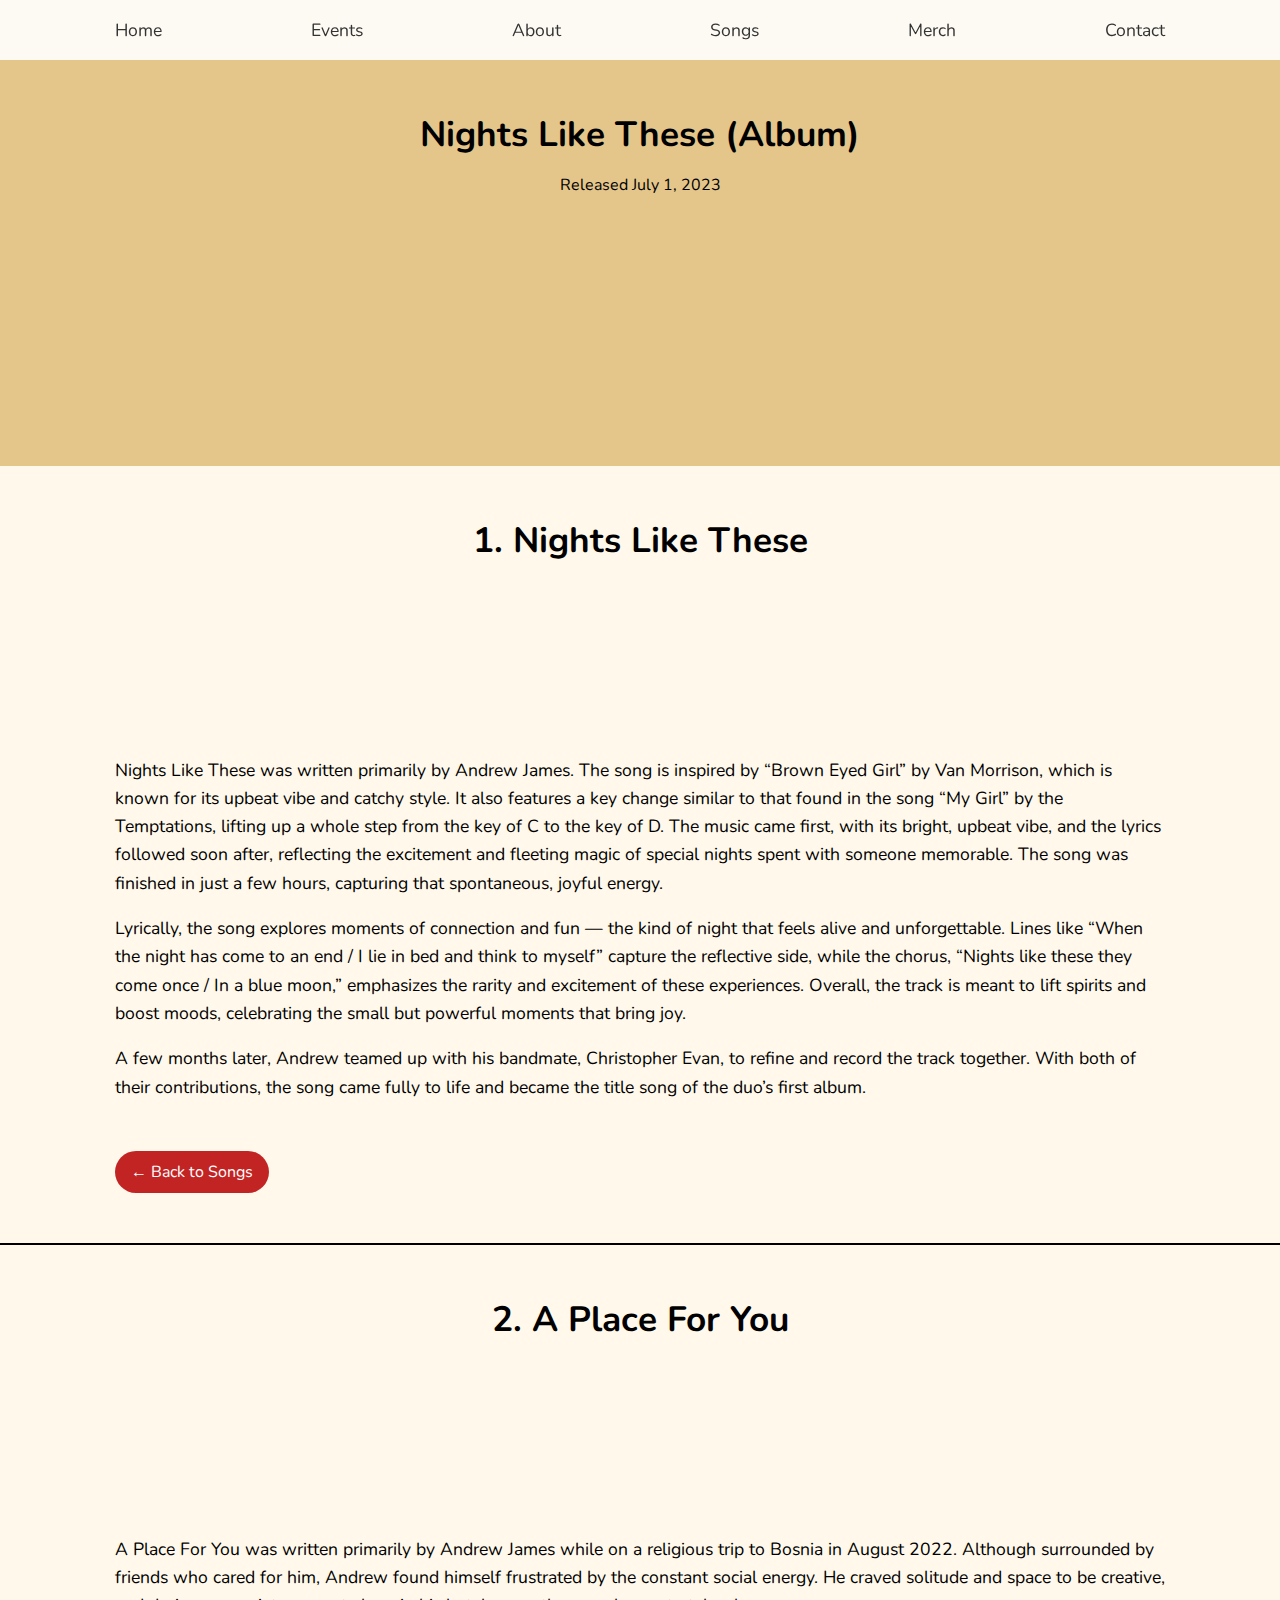
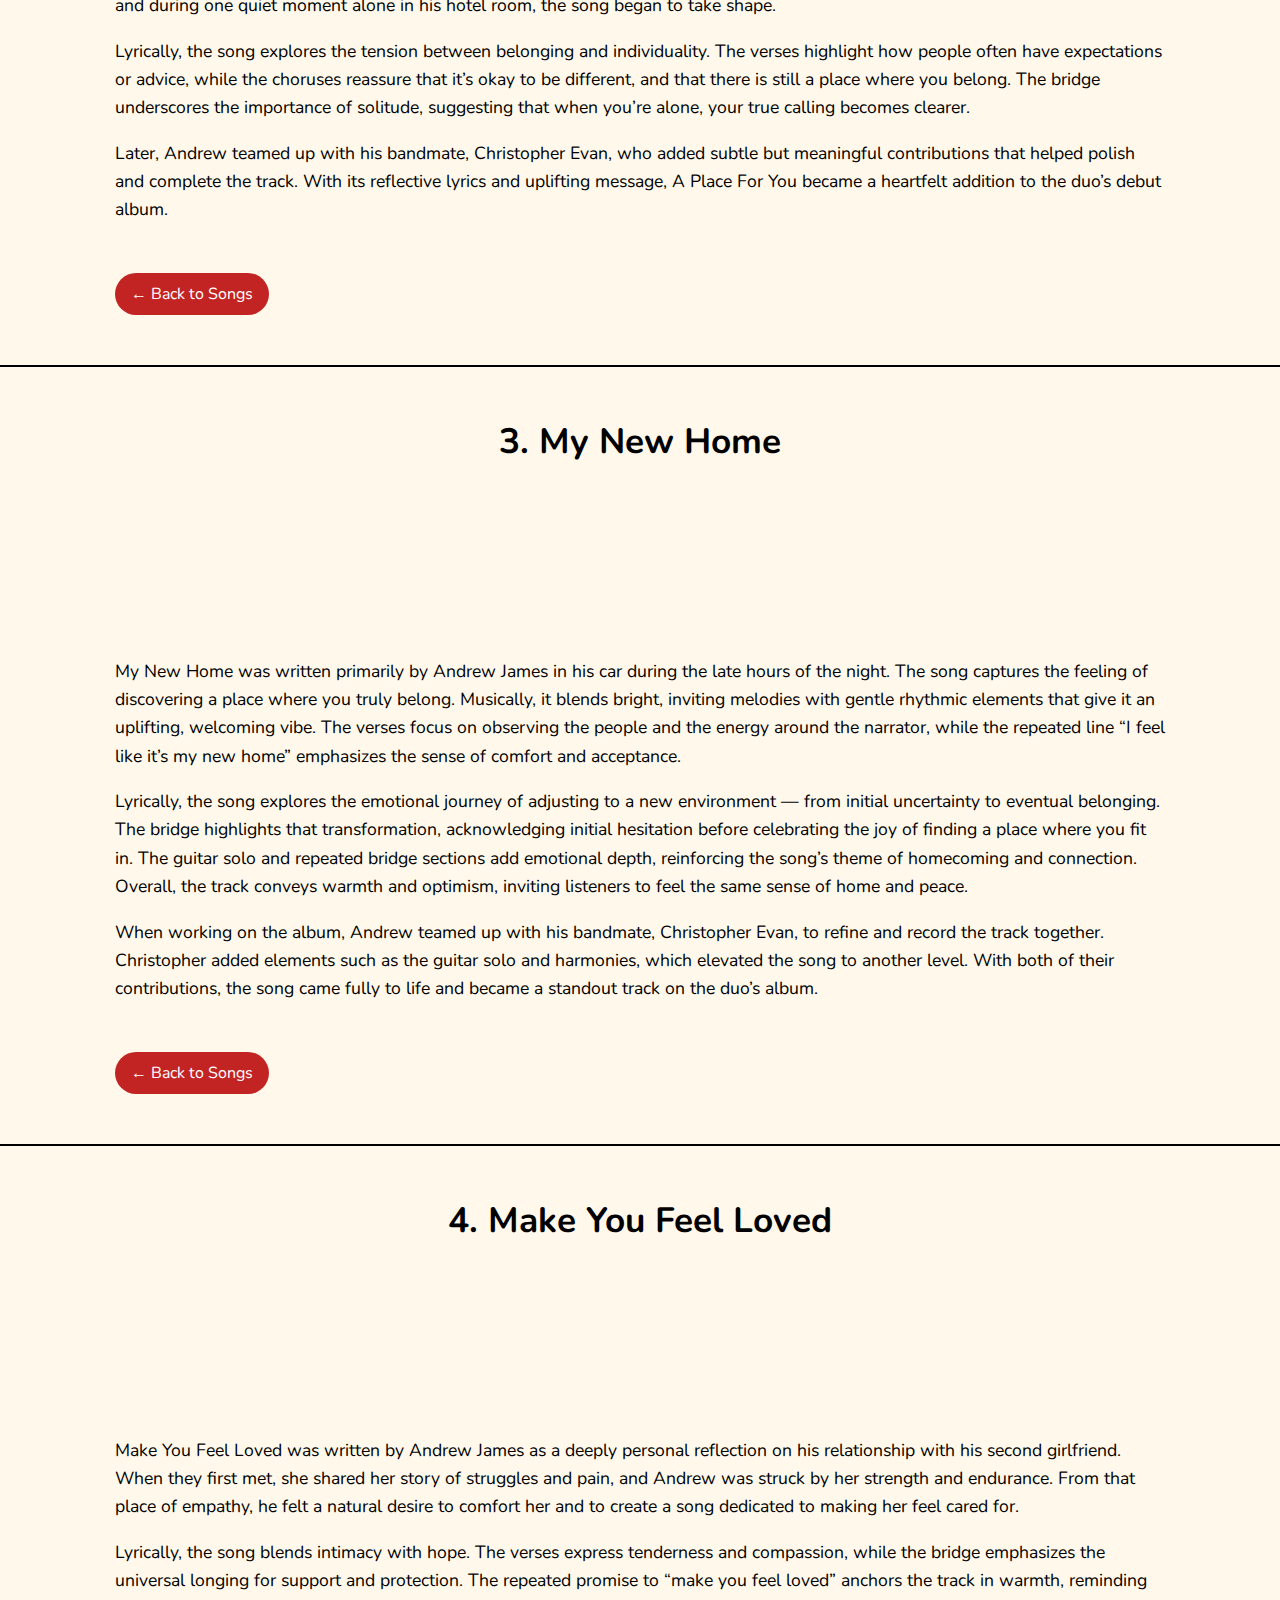
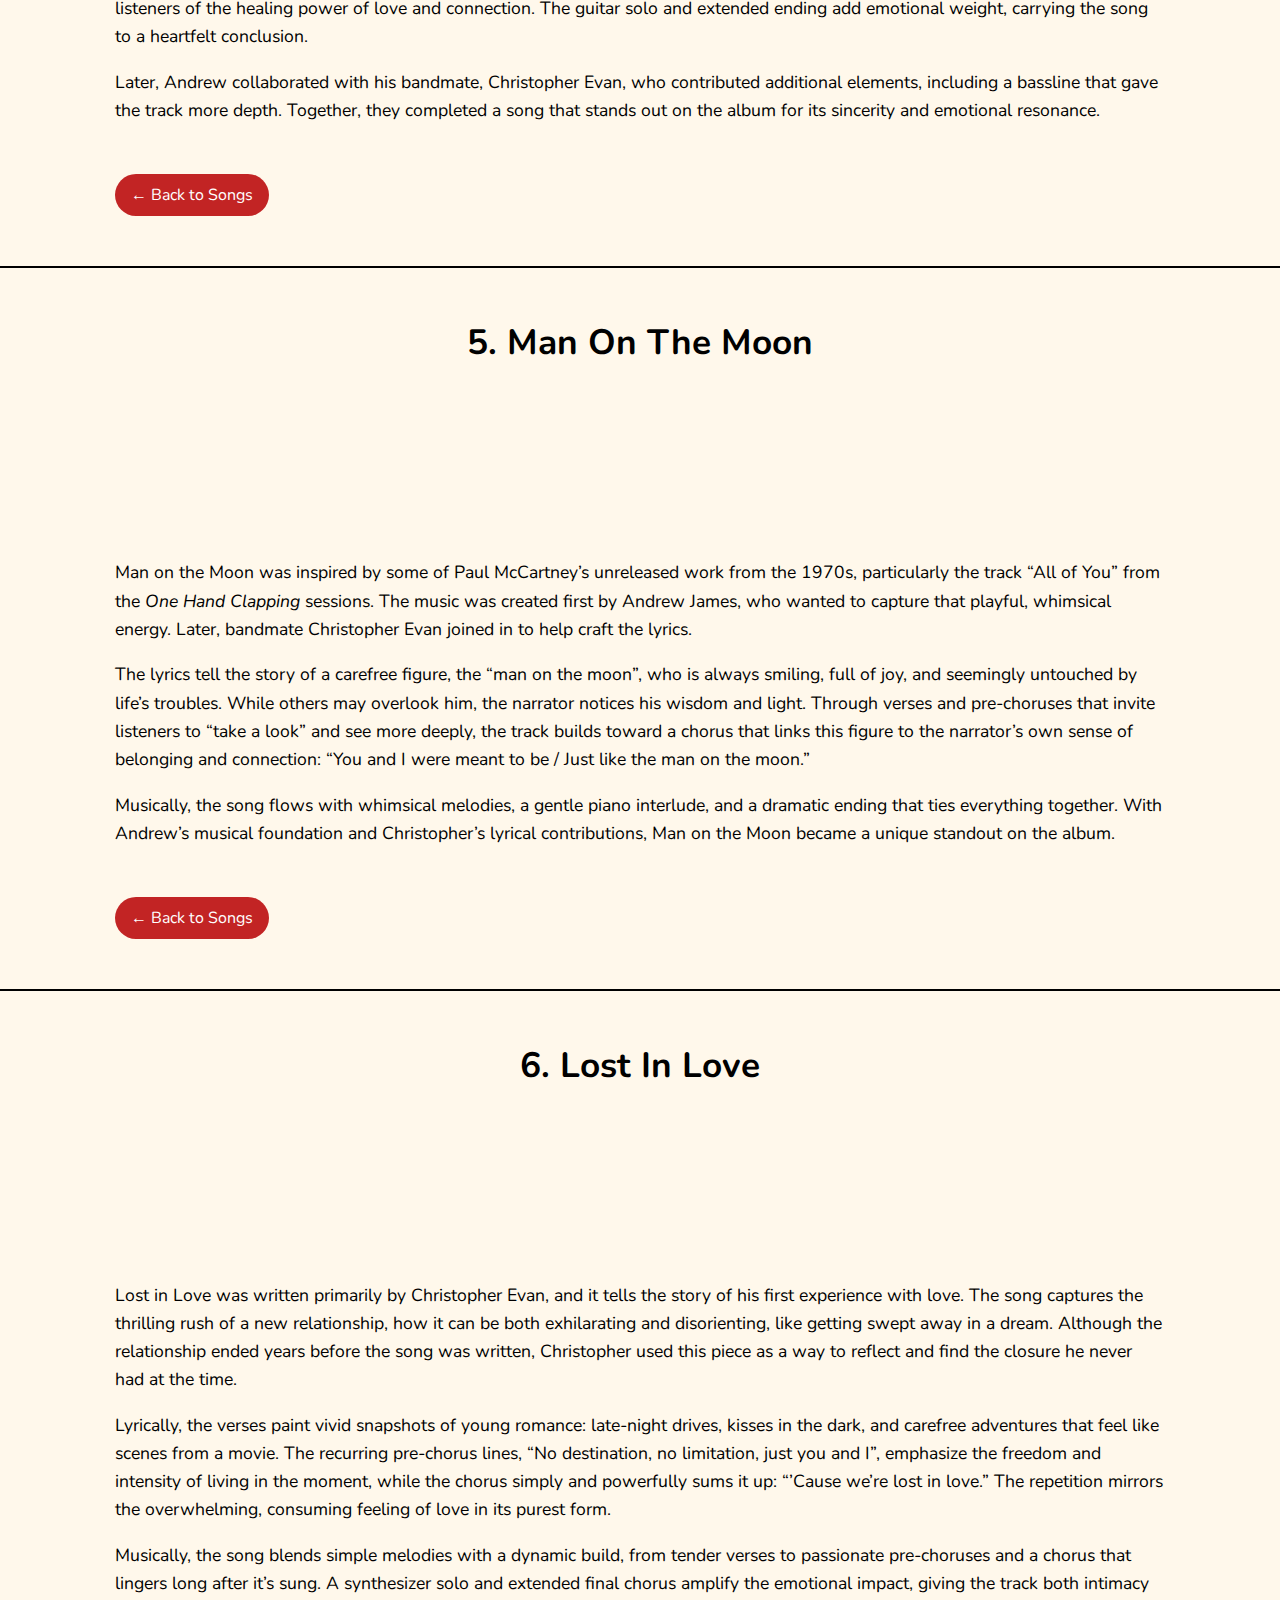
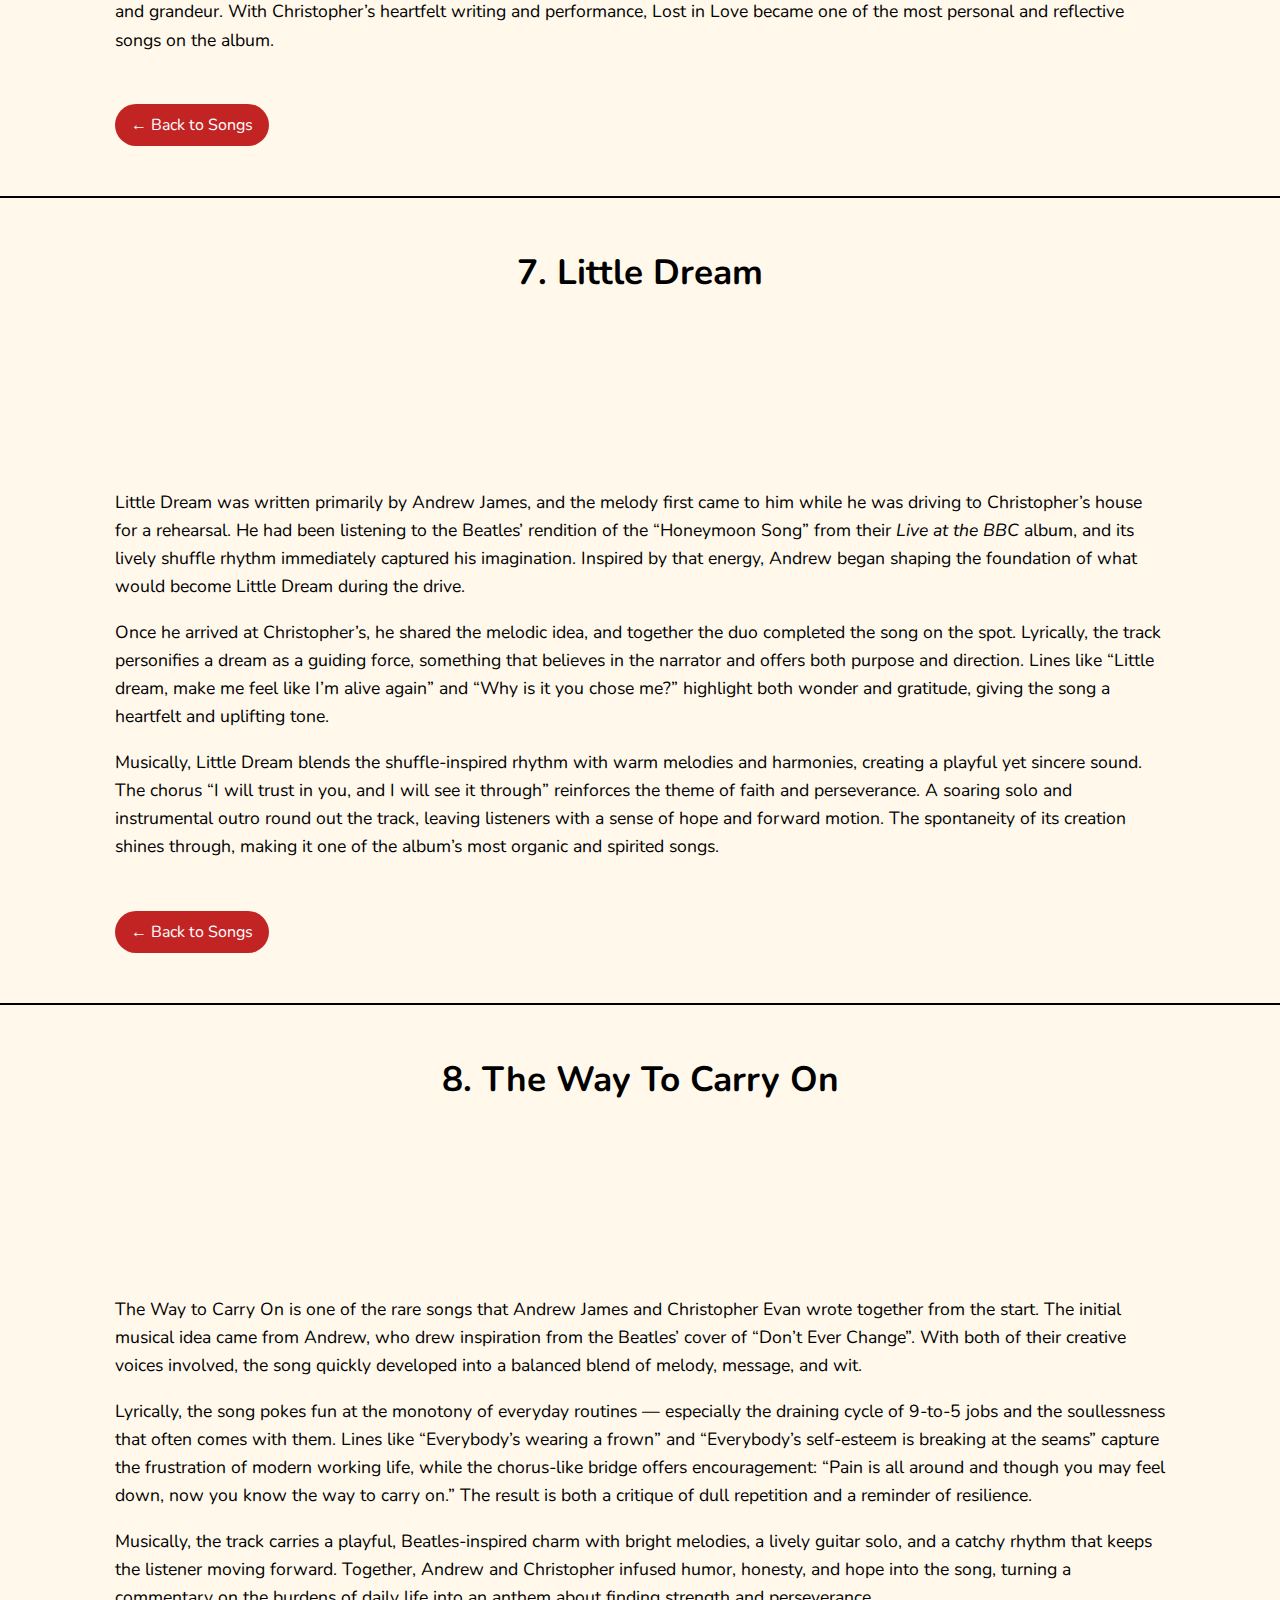
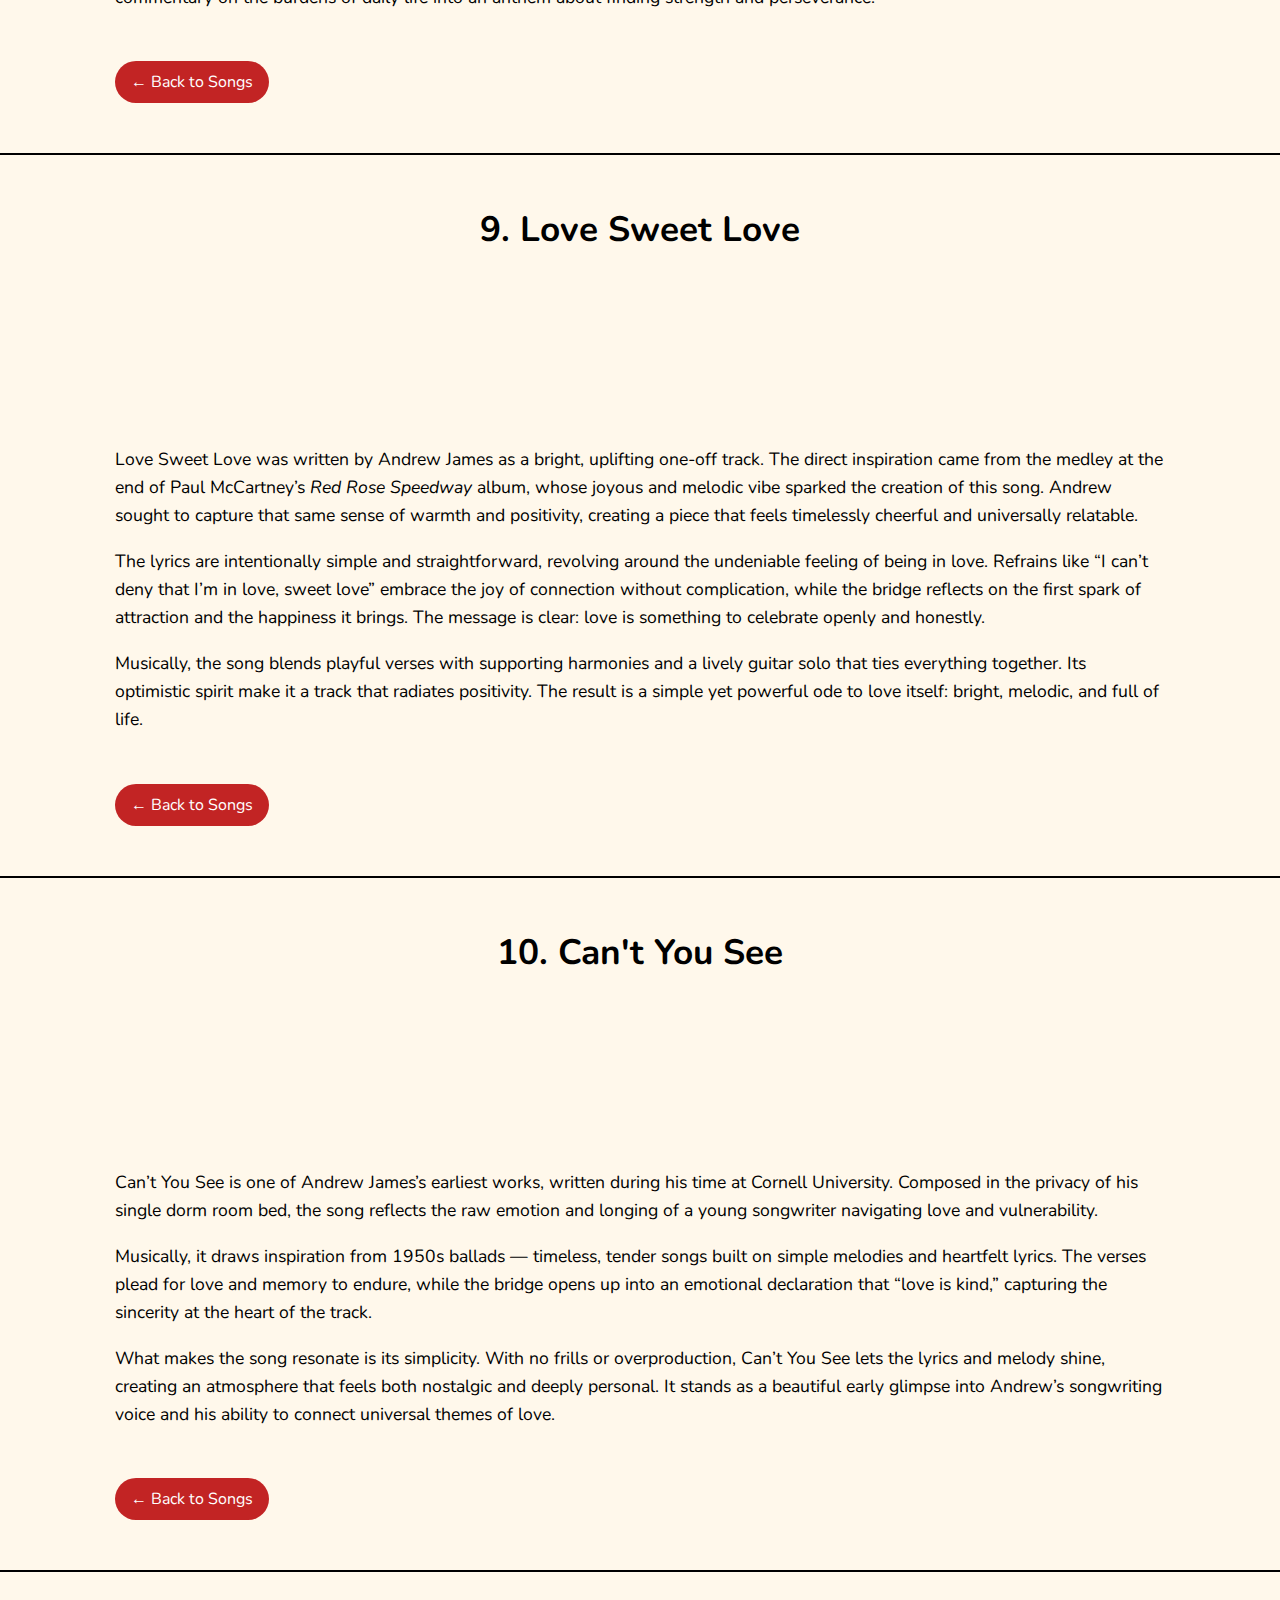
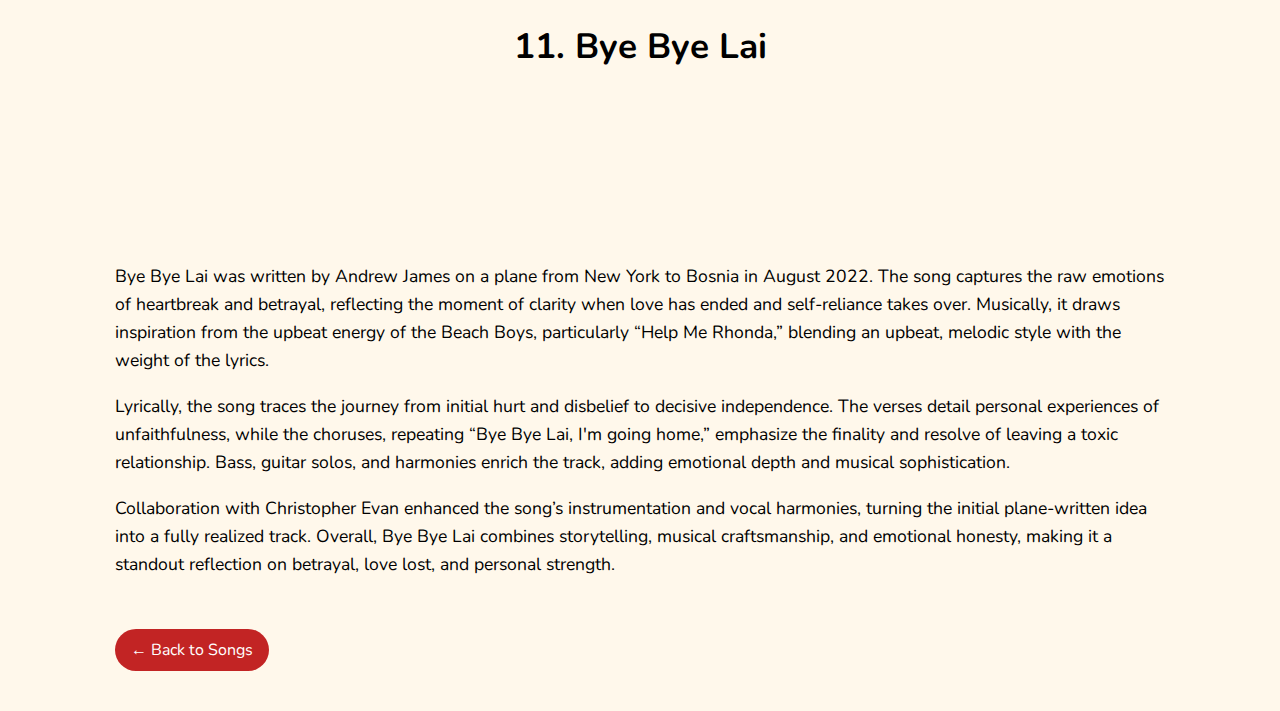
<file: nlt.html>
<!DOCTYPE HTML>
<html>
  <head>
    <title>Play The Game Again | Evan & James</title>
    <meta charset="utf-8" />
    <meta name="viewport" content="width=device-width, initial-scale=1, user-scalable=no" />
    <link href="https://fonts.googleapis.com/css2?family=Nunito:wght@400&display=swap" rel="stylesheet">
    <style>
      body {
        margin: 0;
        font-family: "Nunito", sans-serif;
        background: #fff8eb;
        color: #000;
      }
      .navbar {
        background-color: #ffffffe6;
        backdrop-filter: blur(10px);
        position: fixed;
        top: 0;
        left: 0;
        width: 100%;
        padding: 10px 0;
        z-index: 1000;
      }
      .navbar-content {
        display: flex;
        justify-content: space-around;
        align-items: center;
        flex-wrap: nowrap;
        padding: 0 20px;
        max-width: 1200px;
        margin: 0 auto;
      }
      .nav-link {
        color: #333;
        text-decoration: none;
        font-size: 1.1em;
        padding: 8px 16px;
        border-radius: 24px;
        transition: background 0.3s, color 0.3s;
      }
      .nav-link:hover {
        background: #c22424;
        color: #fff;
      }
      @media (max-width: 600px) {
        .navbar-content {
          flex-wrap: wrap;
          justify-content: center;
          gap: 10px;
        }
        .nav-link {
          padding: 6px 10px;
          font-size: 1em;
        }
      }
      .top-section {
          background-color: #E4C58A;
          padding-top: 60px;
      }
      .song-section {
            background-color: #fff8eb; /* or any color you like */
            padding: 10px 0;           /* vertical padding */
      }
     .page-content {
        width: 90%;          /* fluid width */
        max-width: 1050px;   /* never too wide on big screens */
        margin: 50px auto 40px auto; /* centers horizontally */
        padding: 0;          /* no extra padding interfering */
        box-sizing: border-box; /* includes padding in width calculation */
      }
      h1 {
        text-align: center;
        font-size: 2.2em;
        margin-top: 0px;
        margin-bottom: 0px;
      }
      .release-date {
        text-align: center;
        margin-bottom: 20px; 
      }
      .cover {
        display: block;
        margin: 0 auto 20px auto;
        max-width: 300px;
        border-radius: 12px;
        box-shadow: 0 4px 12px rgba(0,0,0,0.15);
      }
      .song-story {
        font-size: 1.1em;
        line-height: 1.6;
        margin-bottom: 30px;
      }
      .back-link {
        display: inline-block;
        margin-top: 20px;
        padding: 10px 16px;
        background: #c22424;
        color: #fff;
        border-radius: 24px;
        text-decoration: none;
        transition: background 0.3s;
      }
      .back-link:hover {
        background: #a71c1c;
      }
      .album-spotify-player {
        width: 700px;   
        max-width: 90%; 
        margin: 20px auto;  /* centering */
      }
      .album-spotify-player iframe {
        width: 100%;
        height: 250px;
        border: 0;
        border-radius: 12px;
        display: block;
      }
      .spotify-player {
        width: 700px;   
        max-width: 90%; 
        margin: 20px auto;  /* centering */
      }
      .spotify-player iframe {
        width: 100%;
        height: 152px;
        border: 0;
        border-radius: 12px;
        display: block;
      }
      .page-content h1,
        .page-content .release-date {
        text-align: center;
      }
        .page-content p,
        .page-content .song-story p {
            text-align: left;
            margin-bottom: 1em; /* spacing between paragraphs */
        }
                @media (max-width: 600px) {
                    .page-content 
                width: 90%; /* container almost fills screen */
                }
    .section-divider {
        border: none;
        border-top: 2px solid black; /* thickness + color */
        margin: 50px 0;              /* spacing above and below */
        width: 100%;                 /* full width */
        }   
            

    </style>
  </head>
  <body>
    <nav class="navbar">
      <div class="navbar-content">
        <a href="index.html#home" class="nav-link">Home</a>
        <a href="index.html#events" class="nav-link">Events</a>
        <a href="index.html#about" class="nav-link">About</a>
        <a href="songs.html" class="nav-link">Songs</a>
        <a href="https://evanandjames.printful.me/" target="_blank" rel="noopener" class="nav-link">Merch</a>
        <a href="index.html#contact" class="nav-link">Contact</a>
      </div>
    </nav>

    <!-- Album Title Section -->

    <div class="top-section">
        <div class="page-content">
            <h1>Nights Like These (Album)</h1>
            <p class="release-date">Released July 1, 2023</p>

            <div class="album-spotify-player">
                <iframe 
                        src="https://open.spotify.com/embed/album/2fY6vyBHdAmwj9iqML9gfS?utm_source=generator" 
                        allow="autoplay; clipboard-write; encrypted-media; fullscreen; picture-in-picture" 
                        loading="lazy">
                </iframe>
            </div>
        </div>
    </div>

    <!-- Nights Like These -->

    <div class="page-content">
      <h1>1. Nights Like These</h1>
    
    <div class="spotify-player">
        <iframe 
                src="https://open.spotify.com/embed/track/6AwoMuvqCYO5lPEQ7rW1dr?utm_source=generator" 
                allow="autoplay; clipboard-write; encrypted-media; fullscreen; picture-in-picture" 
                loading="lazy">
        </iframe>
    </div>

      <div class="song-story">
        <p>
        Nights Like These was written primarily by Andrew James. The song is inspired by
        “Brown Eyed Girl” by Van Morrison, which is known for its upbeat vibe and
        catchy style. It also features a key change similar to that found in the
        song “My Girl” by the Temptations, lifting up a whole step from the key of
        C to the key of D. The music came first, with its bright, upbeat vibe, and
        the lyrics followed soon after, reflecting the excitement and fleeting magic
        of special nights spent with someone memorable. The song was finished in
        just a few hours, capturing that spontaneous, joyful energy.</p>
        <p>
        Lyrically, the song explores moments of connection and fun — the kind of
        night that feels alive and unforgettable. Lines like “When the night has
        come to an end / I lie in bed and think to myself” capture the reflective
        side, while the chorus, “Nights like these they come once / In a blue moon,”
        emphasizes the rarity and excitement of these experiences. Overall, the
        track is meant to lift spirits and boost moods, celebrating the small but
        powerful moments that bring joy.</p>
        <p>
        A few months later, Andrew teamed up with his bandmate, Christopher Evan,
        to refine and record the track together. With both of their contributions,
        the song came fully to life and became the title song of the duo’s first
        album.</p>

      </div>

      <a href="songs.html" class="back-link">← Back to Songs</a>
    </div>
  </body>

  <hr class="section-divider">

    <!-- A Place For You -->

    <div class="page-content">
      <h1>2. A Place For You</h1>
    
    <div class="spotify-player">
        <iframe 
                src="https://open.spotify.com/embed/track/5rrtv5q8GvR2nljlNxTGcc?utm_source=generator" 
                allow="autoplay; clipboard-write; encrypted-media; fullscreen; picture-in-picture" 
                loading="lazy">
        </iframe>
    </div>

      <div class="song-story">
    <p>
      A Place For You was written primarily by Andrew James while on a religious trip 
      to Bosnia in August 2022. Although surrounded by friends who cared for him, 
      Andrew found himself frustrated by the constant social energy. He craved 
      solitude and space to be creative, and during one quiet moment alone in his 
      hotel room, the song began to take shape. 
    </p>

    <p>
      Lyrically, the song explores the tension between belonging and individuality. 
      The verses highlight how people often have expectations or advice, while the 
      choruses reassure that it’s okay to be different, and that there is still a 
      place where you belong. The bridge underscores the importance of solitude, 
      suggesting that when you’re alone, your true calling becomes clearer. 
    </p>

    <p>
      Later, Andrew teamed up with his bandmate, Christopher Evan, who added subtle 
      but meaningful contributions that helped polish and complete the track. With 
      its reflective lyrics and uplifting message, A Place For You became a heartfelt 
      addition to the duo’s debut album. 
    </p>
    </div>

      <a href="songs.html" class="back-link">← Back to Songs</a>
    </div>
  </body>

  <hr class="section-divider">

    <!-- My New Home -->

    <div class="page-content">
      <h1>3. My New Home</h1>
    
    <div class="spotify-player">
        <iframe 
                src="https://open.spotify.com/embed/track/4bl0vfgDNvDFyw0AEQIyTl?utm_source=generator" 
                allow="autoplay; clipboard-write; encrypted-media; fullscreen; picture-in-picture" 
                loading="lazy">
                
        </iframe>
    </div>

      <div class="song-story">
    <p>My New Home was written primarily by Andrew James in his car during the late
        hours of the night. The song captures the feeling of discovering a place where
        you truly belong. Musically, it blends bright, inviting melodies with gentle
        rhythmic elements that give it an uplifting, welcoming vibe. The verses focus
        on observing the people and the energy around the narrator, while the repeated
        line “I feel like it’s my new home” emphasizes the sense of comfort and acceptance.</p>

    <p>Lyrically, the song explores the emotional journey of adjusting to a new
        environment — from initial uncertainty to eventual belonging. The bridge
        highlights that transformation, acknowledging initial hesitation before
        celebrating the joy of finding a place where you fit in. The guitar solo
        and repeated bridge sections add emotional depth, reinforcing the song’s
        theme of homecoming and connection. Overall, the track conveys warmth and
        optimism, inviting listeners to feel the same sense of home and peace.</p>

    <p>When working on the album, Andrew teamed up with his bandmate, Christopher
        Evan, to refine and record the track together. Christopher added elements
        such as the guitar solo and harmonies, which elevated the song to another
        level. With both of their contributions, the song came fully to life and
        became a standout track on the duo’s album.</p>
    </div>

      <a href="songs.html" class="back-link">← Back to Songs</a>
    </div>
  </body>

  <hr class="section-divider">

    <!-- Make You Feel Loved -->

    <div class="page-content">
      <h1>4. Make You Feel Loved</h1>
    
    <div class="spotify-player">
        <iframe 
                src="https://open.spotify.com/embed/track/2JDGB6cc3VrAyiXNMbYEKT?utm_source=generator" 
                allow="autoplay; clipboard-write; encrypted-media; fullscreen; picture-in-picture" 
                loading="lazy">
                
        </iframe>
    </div>

  <div class="song-story">
    <p>
      Make You Feel Loved was written by Andrew James as a deeply personal reflection 
      on his relationship with his second girlfriend. When they first met, she shared 
      her story of struggles and pain, and Andrew was struck by her strength and 
      endurance. From that place of empathy, he felt a natural desire to comfort her 
      and to create a song dedicated to making her feel cared for. 
    </p>

    <p>
      Lyrically, the song blends intimacy with hope. The verses express tenderness 
      and compassion, while the bridge emphasizes the universal longing for support 
      and protection. The repeated promise to “make you feel loved” anchors the 
      track in warmth, reminding listeners of the healing power of love and 
      connection. The guitar solo and extended ending add emotional weight, carrying 
      the song to a heartfelt conclusion. 
    </p>

    <p>
      Later, Andrew collaborated with his bandmate, Christopher Evan, who contributed 
      additional elements, including a bassline that gave the track more depth. 
      Together, they completed a song that stands out on the album for its sincerity 
      and emotional resonance. 
    </p>
    
    </div>

      <a href="songs.html" class="back-link">← Back to Songs</a>
    </div>
  </body>

<hr class="section-divider">

    <!-- Man On The Moon -->

    <div class="page-content">
      <h1>5. Man On The Moon</h1>
    
    <div class="spotify-player">
        <iframe 
                src="https://open.spotify.com/embed/track/2xqvAyLtUJLBAOBlJhYpoG?utm_source=generator" 
                allow="autoplay; clipboard-write; encrypted-media; fullscreen; picture-in-picture" 
                loading="lazy">
                
        </iframe>
    </div>

  <div class="song-story">
     <p>
      Man on the Moon was inspired by some of Paul McCartney’s unreleased work from 
      the 1970s, particularly the track “All of You” from the <i>One Hand Clapping</i> 
      sessions. The music was created first by Andrew James, who wanted to capture 
      that playful, whimsical energy. Later, bandmate Christopher Evan joined 
      in to help craft the lyrics.
    </p>

    <p>
      The lyrics tell the story of a carefree figure, the “man on the moon”, who 
      is always smiling, full of joy, and seemingly untouched by life’s troubles. 
      While others may overlook him, the narrator notices his wisdom and light. 
      Through verses and pre-choruses that invite listeners to “take a look” and 
      see more deeply, the track builds toward a chorus that links this figure to 
      the narrator’s own sense of belonging and connection: “You and I were meant 
      to be / Just like the man on the moon.” 
    </p>

    <p>
      Musically, the song flows with whimsical melodies, a gentle piano interlude, and 
      a dramatic ending that ties everything together. With Andrew’s musical 
      foundation and Christopher’s lyrical contributions, Man on the Moon became a 
      unique standout on the album.
    </p>
    
    </div>

      <a href="songs.html" class="back-link">← Back to Songs</a>
    </div>
  </body>

<hr class="section-divider">

     <!-- Lost In Love -->

    <div class="page-content">
      <h1>6. Lost In Love</h1>
    
    <div class="spotify-player">
        <iframe 
                src="https://open.spotify.com/embed/track/69ptAu430iPICMZI0u1LMs?utm_source=generator" 
                allow="autoplay; clipboard-write; encrypted-media; fullscreen; picture-in-picture" 
                loading="lazy">
                
        </iframe>
    </div>

  <div class="song-story">
     <p>
      Lost in Love was written primarily by Christopher Evan, and it tells the story of 
      his first experience with love. The song captures the thrilling rush of a new 
      relationship, how it can be both exhilarating and disorienting, like getting swept 
      away in a dream. Although the relationship ended years before the song was written, 
      Christopher used this piece as a way to reflect and find the closure he never had 
      at the time. 
    </p>

    <p>
      Lyrically, the verses paint vivid snapshots of young romance: late-night drives, 
      kisses in the dark, and carefree adventures that feel like scenes from a movie. 
      The recurring pre-chorus lines, “No destination, no limitation, just you and I”, 
      emphasize the freedom and intensity of living in the moment, while the chorus 
      simply and powerfully sums it up: “’Cause we’re lost in love.” The repetition 
      mirrors the overwhelming, consuming feeling of love in its purest form. 
    </p>

    <p>
      Musically, the song blends simple melodies with a dynamic build, from tender 
      verses to passionate pre-choruses and a chorus that lingers long after it’s sung. 
      A synthesizer solo and extended final chorus amplify the emotional impact, giving the 
      track both intimacy and grandeur. With Christopher’s heartfelt writing and 
      performance, Lost in Love became one of the most personal and reflective songs 
      on the album. 
    </p>
    
    </div>

      <a href="songs.html" class="back-link">← Back to Songs</a>
    </div>
  </body>

  <hr class="section-divider">

     <!-- Little Dream -->

    <div class="page-content">
      <h1>7. Little Dream</h1>
    
    <div class="spotify-player">
        <iframe 
                src="https://open.spotify.com/embed/track/2nYHresZmjUr0FKg2x1m0W?utm_source=generator" 
                allow="autoplay; clipboard-write; encrypted-media; fullscreen; picture-in-picture" 
                loading="lazy">
                
        </iframe>
    </div>

  <div class="song-story">
    <p>
      Little Dream was written primarily by Andrew James, and the melody first came 
      to him while he was driving to Christopher’s house for a rehearsal. He had been 
      listening to the Beatles’ rendition of the “Honeymoon Song” from their 
      <i>Live at the BBC</i> album, and its lively shuffle rhythm immediately captured 
      his imagination. Inspired by that energy, Andrew began shaping the foundation 
      of what would become Little Dream during the drive. 
    </p>

    <p>
      Once he arrived at Christopher’s, he shared the melodic idea, and together the 
      duo completed the song on the spot. Lyrically, the track personifies a dream 
      as a guiding force, something that believes in the narrator and offers both 
      purpose and direction. Lines like “Little dream, make me feel like I’m alive 
      again” and “Why is it you chose me?” highlight both wonder and gratitude, 
      giving the song a heartfelt and uplifting tone. 
    </p>

    <p>
      Musically, Little Dream blends the shuffle-inspired rhythm with warm melodies 
      and harmonies, creating a playful yet sincere sound. The chorus “I will trust 
      in you, and I will see it through” reinforces the theme of faith and 
      perseverance. A soaring solo and instrumental outro round out the track, 
      leaving listeners with a sense of hope and forward motion. The spontaneity of 
      its creation shines through, making it one of the album’s most organic and 
      spirited songs. 
    </p>
    
    </div>

      <a href="songs.html" class="back-link">← Back to Songs</a>
    </div>
  </body>

  <hr class="section-divider">

     <!-- The Way To Carry On -->

    <div class="page-content">
      <h1>8. The Way To Carry On</h1>
    
    <div class="spotify-player">
        <iframe 
                src="https://open.spotify.com/embed/track/7Mmj15n8vvN5BeNVr8PlYo?utm_source=generator" 
                allow="autoplay; clipboard-write; encrypted-media; fullscreen; picture-in-picture" 
                loading="lazy">
                
        </iframe>
    </div>

  <div class="song-story">
     <p>
      The Way to Carry On is one of the rare songs that Andrew James and Christopher Evan 
      wrote together from the start. The initial musical idea came from Andrew, who drew 
      inspiration from the Beatles’ cover of “Don’t Ever Change”. With both of their creative voices involved, 
      the song quickly developed into a balanced blend of melody, message, and wit. 
    </p>

    <p>
      Lyrically, the song pokes fun at the monotony of everyday routines — especially the 
      draining cycle of 9-to-5 jobs and the soullessness that often comes with them. Lines 
      like “Everybody’s wearing a frown” and “Everybody’s self-esteem is breaking at the 
      seams” capture the frustration of modern working life, while the chorus-like bridge 
      offers encouragement: “Pain is all around and though you may feel down, now you 
      know the way to carry on.” The result is both a critique of dull repetition and a 
      reminder of resilience. 
    </p>

    <p>
      Musically, the track carries a playful, Beatles-inspired charm with bright melodies, 
      a lively guitar solo, and a catchy rhythm that keeps the listener moving forward. 
      Together, Andrew and Christopher infused humor, honesty, and hope into the song, 
      turning a commentary on the burdens of daily life into an anthem about finding 
      strength and perseverance. 
    </p>
    
    </div>

      <a href="songs.html" class="back-link">← Back to Songs</a>
    </div>
  </body>

  <hr class="section-divider">

     <!-- Love Sweet Love -->

    <div class="page-content">
      <h1>9. Love Sweet Love</h1>
    
    <div class="spotify-player">
        <iframe 
                src="https://open.spotify.com/embed/track/03VPlPXDaUlynQKRTfW9uv?utm_source=generator" 
                allow="autoplay; clipboard-write; encrypted-media; fullscreen; picture-in-picture" 
                loading="lazy">
                
        </iframe>
    </div>

  <div class="song-story">
    <p>
      Love Sweet Love was written by Andrew James as a bright, uplifting one-off track. 
      The direct inspiration came from the medley at the end of Paul McCartney’s 
      <em>Red Rose Speedway</em> album, whose joyous and melodic vibe sparked the creation 
      of this song. Andrew sought to capture that same sense of warmth and positivity, 
      creating a piece that feels timelessly cheerful and universally relatable. 
    </p>

    <p>
      The lyrics are intentionally simple and straightforward, revolving around the 
      undeniable feeling of being in love. Refrains like “I can’t deny that I’m in love, 
      sweet love” embrace the joy of connection without complication, while the bridge 
      reflects on the first spark of attraction and the happiness it brings. The message 
      is clear: love is something to celebrate openly and honestly. 
    </p>

    <p>
      Musically, the song blends playful verses with supporting harmonies and a lively guitar
      solo that ties everything together. Its optimistic spirit make it a track that radiates
      positivity. The result is a simple yet powerful ode to love itself: bright, melodic, and full of life. 
    </p>
    
    </div>

      <a href="songs.html" class="back-link">← Back to Songs</a>
    </div>
  </body>

  <hr class="section-divider">

     <!-- Can't You See -->

    <div class="page-content">
      <h1>10. Can't You See</h1>
    
    <div class="spotify-player">
        <iframe 
                src="https://open.spotify.com/embed/track/2J1yXyMJZuDHh0RXrWer7N?utm_source=generator" 
                allow="autoplay; clipboard-write; encrypted-media; fullscreen; picture-in-picture" 
                loading="lazy">
                
        </iframe>
    </div>

  <div class="song-story">
    <p>
      Can’t You See is one of Andrew James’s earliest works, written during his time at 
      Cornell University. Composed in the privacy of his single dorm room bed, the song 
      reflects the raw emotion and longing of a young songwriter navigating love and 
      vulnerability. 
    </p>

    <p>
      Musically, it draws inspiration from 1950s ballads — timeless, tender songs built on 
      simple melodies and heartfelt lyrics. The verses plead for love and memory to endure, 
      while the bridge opens up into an emotional declaration that “love is kind,” capturing 
      the sincerity at the heart of the track. 
    </p>

    <p>
      What makes the song resonate is its simplicity. With no frills or overproduction, 
      Can’t You See lets the lyrics and melody shine, creating an atmosphere that feels both 
      nostalgic and deeply personal. It stands as a beautiful early glimpse into Andrew’s 
      songwriting voice and his ability to connect universal themes of love.
    </p>
    
    </div>

      <a href="songs.html" class="back-link">← Back to Songs</a>
    </div>
  </body>

  <hr class="section-divider">

     <!-- Bye Bye Lai -->

    <div class="page-content">
      <h1>11. Bye Bye Lai</h1>
    
    <div class="spotify-player">
        <iframe 
                src="https://open.spotify.com/embed/track/0UyRDkoAwkwSh8kf32H2fd?utm_source=generator" 
                allow="autoplay; clipboard-write; encrypted-media; fullscreen; picture-in-picture" 
                loading="lazy">
                
        </iframe>
    </div>

  <div class="song-story">
    <p>
      Bye Bye Lai was written by Andrew James on a plane from New York to Bosnia in August 2022.
      The song captures the raw emotions of heartbreak and betrayal, reflecting the moment of
      clarity when love has ended and self-reliance takes over. Musically, it draws inspiration
      from the upbeat energy of the Beach Boys, particularly “Help Me Rhonda,” blending an upbeat,
      melodic style with the weight of the lyrics. 
    </p>

    <p>
      Lyrically, the song traces the journey from initial hurt and disbelief to decisive 
      independence. The verses detail personal experiences of unfaithfulness, while the 
      choruses, repeating “Bye Bye Lai, I'm going home,” emphasize the finality and resolve 
      of leaving a toxic relationship. Bass, guitar solos, and harmonies enrich the track, 
      adding emotional depth and musical sophistication. 
    </p>

    <p>
      Collaboration with Christopher Evan enhanced the song’s instrumentation and vocal 
      harmonies, turning the initial plane-written idea into a fully realized track. 
      Overall, Bye Bye Lai combines storytelling, musical craftsmanship, and emotional 
      honesty, making it a standout reflection on betrayal, love lost, and personal strength. 
    </p>
    
    </div>

      <a href="songs.html" class="back-link">← Back to Songs</a>
    </div>
  </body>

</html>
</file>
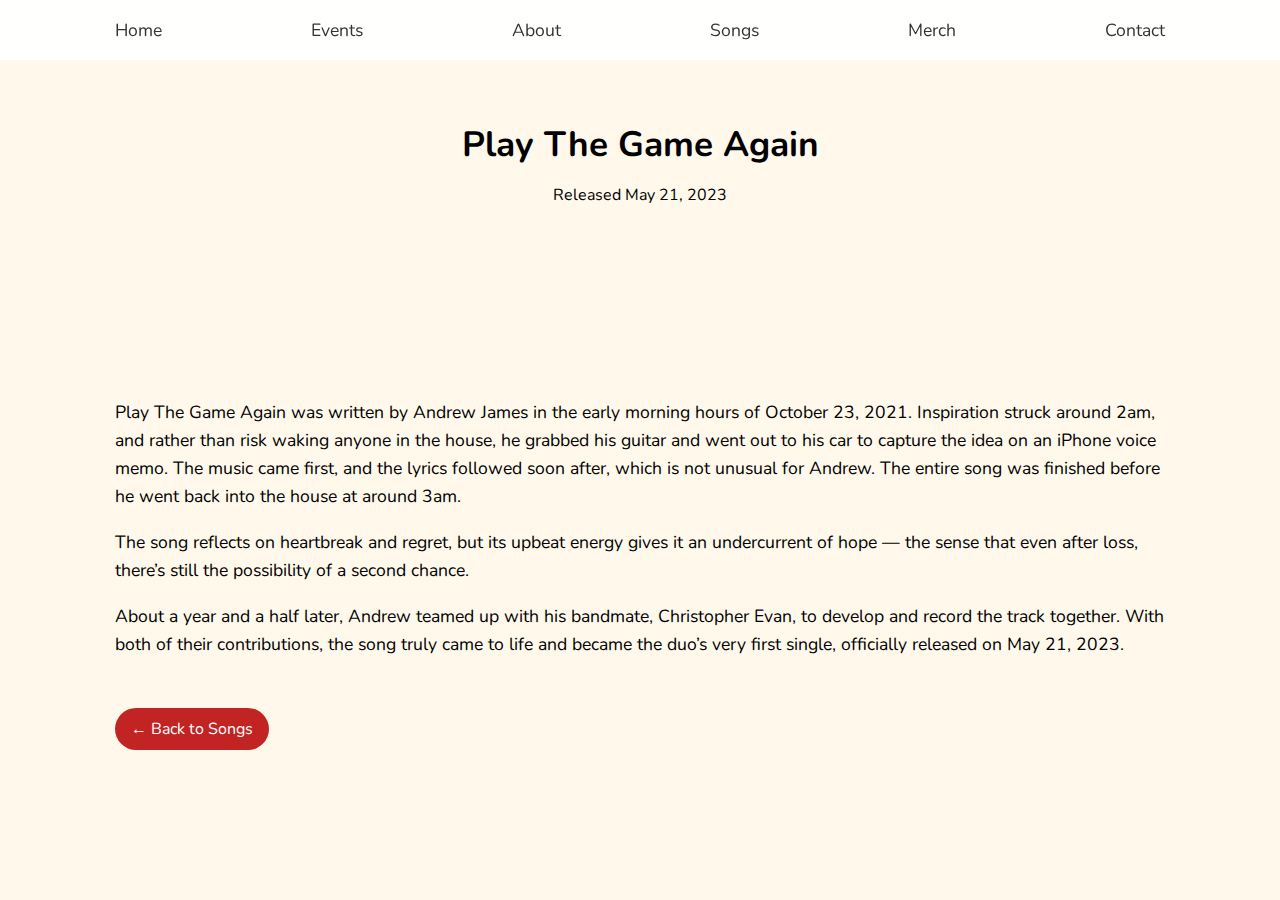
<file: ptga.html>
<!DOCTYPE HTML>
<html>
  <head>
    <title>Play The Game Again | Evan & James</title>
    <meta charset="utf-8" />
    <meta name="viewport" content="width=device-width, initial-scale=1, user-scalable=no" />
    <link href="https://fonts.googleapis.com/css2?family=Nunito:wght@400&display=swap" rel="stylesheet">
    <style>
      body {
        margin: 0;
        font-family: "Nunito", sans-serif;
        background: #FFF8EB;
        color: #000;
      }
      .navbar {
        background-color: rgba(255, 255, 255, 0.9);
        backdrop-filter: blur(10px);
        position: fixed;
        top: 0;
        left: 0;
        width: 100%;
        padding: 10px 0;
        z-index: 1000;
      }
      .navbar-content {
        display: flex;
        justify-content: space-around;
        align-items: center;
        flex-wrap: nowrap;
        padding: 0 20px;
        max-width: 1200px;
        margin: 0 auto;
      }
      .nav-link {
        color: #333;
        text-decoration: none;
        font-size: 1.1em;
        padding: 8px 16px;
        border-radius: 24px;
        transition: background 0.3s, color 0.3s;
      }
      .nav-link:hover {
        background: #c22424;
        color: #fff;
      }
      @media (max-width: 600px) {
        .navbar-content {
          flex-wrap: wrap;
          justify-content: center;
          gap: 10px;
        }
        .nav-link {
          padding: 6px 10px;
          font-size: 1em;
        }
      }
     .page-content {
        width: 90%;          /* fluid width */
        max-width: 1050px;   /* never too wide on big screens */
        margin: 120px auto 40px auto; /* centers horizontally */
        padding: 0;          /* no extra padding interfering */
        box-sizing: border-box; /* includes padding in width calculation */
      }
      h1 {
        text-align: center;
        font-size: 2.2em;
        margin-bottom: 0px;
      }
      .release-date {
        text-align: center;
        margin-bottom: 20px; 
      }
      .cover {
        display: block;
        margin: 0 auto 20px auto;
        max-width: 300px;
        border-radius: 12px;
        box-shadow: 0 4px 12px rgba(0,0,0,0.15);
      }
      .song-story {
        font-size: 1.1em;
        line-height: 1.6;
        margin-bottom: 30px;
      }
      .back-link {
        display: inline-block;
        margin-top: 20px;
        padding: 10px 16px;
        background: #c22424;
        color: #fff;
        border-radius: 24px;
        text-decoration: none;
        transition: background 0.3s;
      }
      .back-link:hover {
        background: #a71c1c;
      }
      .spotify-player {
        width: 700px;   
        max-width: 90%; 
        margin: 20px auto;  /* centering */
      }
      .spotify-player iframe {
        width: 100%;
        height: 152px;
        border: 0;
        border-radius: 12px;
        display: block;
      }
      .page-content h1,
        .page-content .release-date {
        text-align: center;
      }
        .page-content p,
        .page-content .song-story p {
            text-align: left;
            margin-bottom: 1em; /* spacing between paragraphs */
        }
                @media (max-width: 600px) {
                    .page-content 
                width: 90%; /* container almost fills screen */
                }
            

    </style>
  </head>
  <body>
    <nav class="navbar">
      <div class="navbar-content">
        <a href="index.html#home" class="nav-link">Home</a>
        <a href="index.html#events" class="nav-link">Events</a>
        <a href="index.html#about" class="nav-link">About</a>
        <a href="songs.html" class="nav-link">Songs</a>
        <a href="https://evanandjames.printful.me/" target="_blank" rel="noopener" class="nav-link">Merch</a>
        <a href="index.html#contact" class="nav-link">Contact</a>
      </div>
    </nav>

    <div class="page-content">
      <h1>Play The Game Again</h1>
      <p class="release-date">Released May 21, 2023</p>
    
<!-- Spotify Embed -->
    <div class="spotify-player">
        <iframe 
                src="https://open.spotify.com/embed/track/3DG9K8XDthwUD9N6Z0vbUv?utm_source=generator" 
                allow="autoplay; clipboard-write; encrypted-media; fullscreen; picture-in-picture" 
                loading="lazy">
        </iframe>
    </div>

      <div class="song-story">
        <p>
          Play The Game Again was written by Andrew James in the early morning
          hours of October 23, 2021. Inspiration struck around 2am, and rather
          than risk waking anyone in the house, he grabbed his guitar and went
          out to his car to capture the idea on an iPhone voice memo. The music
          came first, and the lyrics followed soon after, which is not unusual
          for Andrew. The entire song was finished before he went back into the
          house at around 3am.</p>
        <p>
          The song reflects on heartbreak and regret, but its upbeat energy
          gives it an undercurrent of hope — the sense that even after loss,
          there’s still the possibility of a second chance.</p>
        <p>
            About a year and a half later, Andrew teamed up with his bandmate,
            Christopher Evan, to develop and record the track together. With
            both of their contributions, the song truly came to life and became
            the duo’s very first single, officially released on May 21, 2023.</p>
      </div>

      <a href="songs.html" class="back-link">← Back to Songs</a>
    </div>
  </body>
</html>
</file>
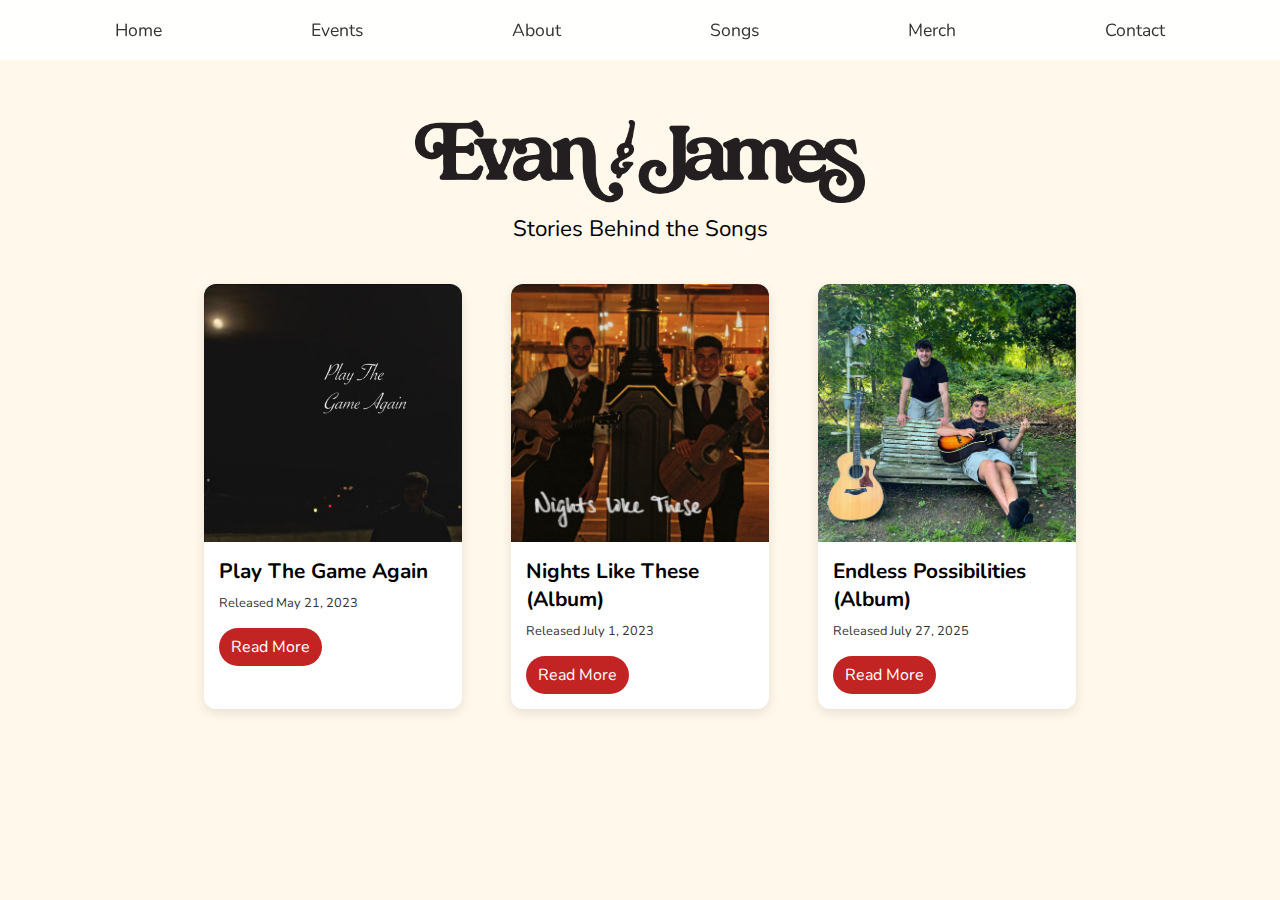
<file: songs.html>
<!DOCTYPE HTML>
<html>
  <head>
    <title>Songs | Evan & James</title>
    <meta charset="utf-8" />
    <meta name="viewport" content="width=device-width, initial-scale=1, user-scalable=no" />
    <link href="https://fonts.googleapis.com/css2?family=Nunito:wght@400&display=swap" rel="stylesheet">
    <style>
      body {
        margin: 0;
        font-family: "Nunito", sans-serif;
        background: #FFF8EB;
        color: #000;
      }
      .navbar {
        background-color: rgba(255, 255, 255, 0.9);
        backdrop-filter: blur(10px);
        position: fixed;
        top: 0;
        left: 0;
        width: 100%;
        padding: 10px 0;
        z-index: 1000;
      }
       .navbar-content {
        display: flex;
        justify-content: space-around; /* spreads links evenly on desktop */
        align-items: center;
        flex-wrap: nowrap; /* prevent wrapping on desktop */
        padding: 0 20px; /* <-- side cushions */
        max-width: 1200px; /* keeps navbar from being too wide on large screens */
        margin: 0 auto;    /* centers the container */
      }
      .nav-link {
        color: #333;
        text-decoration: none;
        font-family: "Nunito", sans-serif;
        font-size: 1.1em;
        padding: 8px 16px;
        border-radius: 24px;
        transition: background 0.3s, color 0.3s;
      }
      .nav-link:hover {
        background: #c22424;
        color: #fff;
      }
         @media (max-width: 600px) {
      .navbar-content {
        flex-wrap: wrap;        /* allow links to move to the next line */
        justify-content: center; /* center links on small screens */
        gap: 10px;               /* spacing between wrapped links */
      }

      .nav-link {
        padding: 6px 10px;       /* smaller padding on mobile */
        font-size: 1em;          /* slightly smaller font */
      }
    }
      .page-content {
        max-width: 900px;
        margin: 120px auto 40px auto;
        padding: 0 20px;
      }
      h1 {
        text-align: center;
        font-size: 2.5em;
        margin-bottom: 40px;
      }
      .song {
        margin-bottom: 40px;
      }
      .song h2 {
        margin-bottom: 10px;
        font-size: 1.6em;
      }
      .song p {
        font-size: 1.1em;
        line-height: 1.5;
      }
      .songs-grid {
        display: grid;
        grid-template-columns: repeat(3, 1fr); /* 2 cards per row */
        gap: 20px;
        margin-top: 40px;
        }

        @media (max-width: 700px) {
        .songs-grid {
            grid-template-columns: 1fr; /* 1 card per row on small screens */
        }
       }
        .song-card {
        background: #fff;
        border-radius: 12px;
        box-shadow: 0 4px 12px rgba(0,0,0,0.1);
        overflow: hidden;
        transition: transform 0.3s, box-shadow 0.3s;
        max-width: 90%;   /* limit width */
        margin: 0 auto;   /* center it */
      }
        .song-card:hover {
        transform: translateY(-5px);
        box-shadow: 0 8px 20px rgba(0,0,0,0.2);
      }
        .song-card img {
        width: 100%;
        height: auto;
        display: block;
      }
        .song-card-content {
        padding: 15px;
      }
        .song-card-content h3 {
        margin: 0 0 10px 0;
        font-size: 1.3em;
      }
        .song-card-content p {
        line-height: 1.4;
        color: #333;
      }
        .song-card-content a {
        display: inline-block;
        margin-top: 10px;
        padding: 8px 12px;
        background: #c22424;
        color: #fff;
        border-radius: 24px;
        text-decoration: none;
        transition: background 0.3s;
      }
        .song-card-content a:hover {
        background: #a71c1c;
      }
      .release-date {
        font-size: 0.8em;
        margin: 5px 0;
      }
    </style>
  </head>
  <body>
    <nav class="navbar">
      <div class="navbar-content">
        <a href="index.html#home" class="nav-link">Home</a>
        <a href="index.html#events" class="nav-link">Events</a>
        <a href="index.html#about" class="nav-link">About</a>
        <a href="songs.html" class="nav-link">Songs</a>
        <a href="https://evanandjames.printful.me/" target="_blank" rel="noopener" class="nav-link">Merch</a>
        <a href="index.html#contact" class="nav-link">Contact</a>
      </div>
    </nav>

    <div class="page-content">
         <img src="./Logo.png"
			style="width:450px; max-width:90%; height:auto; display:block; margin:0 auto;">
        <h2 style="text-align:center; font-weight:normal; font-size:1.4em; margin-top:10px; color:#000000;">
        Stories Behind the Songs
            </h2>

        <div class="songs-grid">

  <!-- Song Card 1 -->
  <div class="song-card">
    <img src="./Album Covers/Play The Game Again.jpg" alt="Play The Game Again Cover">
    <div class="song-card-content">
      <h3>Play The Game Again</h3>
      <p class="release-date">Released May 21, 2023</p>
      <a href="ptga.html">Read More</a>
    </div>
  </div>

  <!-- Song Card 2 -->
  <div class="song-card">
    <img src="./Album Covers/NLT (Album)/NLT Cover.jpg" alt="Nights Like These Cover">
    <div class="song-card-content">
      <h3>Nights Like These (Album)</h3>
      <p class="release-date">Released July 1, 2023</p>
      <a href="nlt.html">Read More</a>
    </div>
  </div>

    <!-- Song Card 3 -->
<div class="song-card">
    <img src="./Album Covers/Endless Possibilities (Album)/Endless Possibilities.jpeg" alt="Endless Possibilities Cover">
    <div class="song-card-content">
      <h3>Endless Possibilities (Album)</h3>
      <p class="release-date">Released July 27, 2025</p>
      <a href="ep.html">Read More</a>
    </div>
  </div>

</div>
    </div>
  </body>
</html>
</file>
<file: assets/css/noscript.css>
/*
	Hyperspace by HTML5 UP
	html5up.net | @ajlkn
	Free for personal and commercial use under the CCA 3.0 license (html5up.net/license)
*/

/* Spotlights */

	.spotlights > section > .image:before {
		opacity: 0 !important;
	}

	.spotlights > section > .content > .inner {
		-moz-transform: none !important;
		-webkit-transform: none !important;
		-ms-transform: none !important;
		transform: none !important;
		opacity: 1 !important;
	}

/* Wrapper */

	.wrapper > .inner {
		opacity: 1 !important;
		-moz-transform: none !important;
		-webkit-transform: none !important;
		-ms-transform: none !important;
		transform: none !important;
	}

/* Sidebar */

	#sidebar > .inner {
		opacity: 1 !important;
	}

	#sidebar nav > ul > li {
		-moz-transform: none !important;
		-webkit-transform: none !important;
		-ms-transform: none !important;
		transform: none !important;
		opacity: 1 !important;
	}
</file>
<file: assets/css/main.css>
@import url(fontawesome-all.min.css);

/*
	Hyperspace by HTML5 UP
	html5up.net | @ajlkn
	Free for personal and commercial use under the CCA 3.0 license (html5up.net/license)
*/

/* @font-face {
	font-family: MontSerrat;
	src: url(../../MontSerrat/static/MontSerrat-Regular.ttf);
 }
 
 @font-face {
	font-family: MontSerrat;
	src: url(../../Great_Vibes/MontSerrat-Regular.ttf);
 } */

 @font-face {
	font-family: Lora;
	src: url(../fonts/Red_Hat_Display/RedHatDisplay-VariableFont_wght.ttf);
 }
 
 @font-face {
	font-family: GreatVibes;
	src: url(../../Great_Vibes/GreatVibes-Regular.ttf);
 }

 @font-face {
	font-family: MontSerrat;
	src: url(../fonts/Montserrat/static/Montserrat-ExtraLight.ttf);
 }
html, body, div, span, applet, object,
iframe, h1, h2, h3, h4, h5, h6, p, blockquote,
pre, a, abbr, acronym, address, big, cite,
code, del, dfn, em, img, ins, kbd, q, s, samp,
small, strike, strong, sub, sup, tt, var, b,
u, i, center, dl, dt, dd, ol, ul, li, fieldset,
form, label, legend, table, caption, tbody,
tfoot, thead, tr, th, td, article, aside,
canvas, details, embed, figure, figcaption,
footer, header, hgroup, menu, nav, output, ruby,
section, summary, time, mark, audio, video {
	margin: 0;
	padding: 0;
	border: 0;
	font-size: 100%;
	font: MontSerrat;
	vertical-align: baseline;}

#titletitle {
	font: MontSerrat;
	font-size: 10vw;
	margin-bottom: 0;
	background-color: #2e2c2c;
	border-left: 3px solid #f04633;
}

#titletitle2 {
	border-left: 3px solid #f1e7d1;;
}

article, aside, details, figcaption, figure,
footer, header, hgroup, menu, nav, section {
	display: block;}

body {
	line-height: 1;
}

ol, ul {
	list-style: none;
}

blockquote, q {
	quotes: none;
}

	blockquote:before, blockquote:after, q:before, q:after {
		content: '';
		content: none;
	}

table {
	border-collapse: collapse;
	border-spacing: 0;
}

body {
	-webkit-text-size-adjust: none;
}

mark {
	background-color: transparent;
	color: inherit;
}

input::-moz-focus-inner {
	border: 0;
	padding: 0;
}

input, select, textarea {
	-moz-appearance: none;
	-webkit-appearance: none;
	-ms-appearance: none;
	appearance: none;
}

/* Basic */

	@-ms-viewport {
		width: device-width;
	}

	body {
		-ms-overflow-style: scrollbar;
	}

	@media screen and (max-width: 480px) {

		html, body {
			min-width: 320px;
		}

	}

	html {
		box-sizing: border-box;
	}

	*, *:before, *:after {
		box-sizing: inherit;
	}

	body {
		background: #242424;
	}

		body.is-preload *, body.is-preload *:before, body.is-preload *:after {
			-moz-animation: none !important;
			-webkit-animation: none !important;
			-ms-animation: none !important;
			animation: none !important;
			-moz-transition: none !important;
			-webkit-transition: none !important;
			-ms-transition: none !important;
			transition: none !important;
		}

/* Type */

	body, input, select, textarea {
		color: rgba(255, 255, 255, 0.55);
		font-family: MontSerrat;
		font-size: 16.5pt;
		font-weight: normal;
		line-height: 1.75;
	}

		@media screen and (max-width: 1680px) {

			body, input, select, textarea {
				font-size: 13pt;
			}

		}

		@media screen and (max-width: 1280px) {

			body, input, select, textarea {
				font-size: 12pt;
			}

		}

		@media screen and (max-width: 360px) {

			body, input, select, textarea {
				font-size: 11pt;
			}

		}

	a {
		-moz-transition: color 0.2s ease, border-bottom-color 0.2s ease;
		-webkit-transition: color 0.2s ease, border-bottom-color 0.2s ease;
		-ms-transition: color 0.2s ease, border-bottom-color 0.2s ease;
		transition: color 0.2s ease, border-bottom-color 0.2s ease;
		border-bottom: dotted 1px rgba(255, 255, 255, 0.35);
		color: inherit;
		text-decoration: none;
	}

		a:hover {
			border-bottom-color: transparent;
			color: #ffffff;
		}

	strong, b {
		color: #ffffff;
		font-weight: bold;
	}

	em, i {
		font-style: italic;
	}

	p {
		margin: 0 0 2em 0;
	}

	h1, h2, h3, h4, h5, h6 {
		color: #ffffff;
		font-weight: bold;
		line-height: 1.5;
		margin: 0 0 0.5em 0;
	}

		h1 a, h2 a, h3 a, h4 a, h5 a, h6 a {
			color: inherit;
			text-decoration: none;
		}

	h1 {
		font-size: 2.75em;
	}

		h1.major {
			margin: 0 0 1.3em 0;
			position: relative;
			padding-bottom: 0.35em;
		}

			h1.major:after {
				background-image: -moz-linear-gradient(to right, #f1e7d1, #f04633);
				background-image: -webkit-linear-gradient(to right, #f1e7d1, #f04633);
				background-image: -ms-linear-gradient(to right, #f1e7d1, #f04633);
				background-image: linear-gradient(to right, #f1e7d1, #f04633);
				-moz-transition: max-width 0.2s ease;
				-webkit-transition: max-width 0.2s ease;
				-ms-transition: max-width 0.2s ease;
				transition: max-width 0.2s ease;
				border-radius: 0.2em;
				bottom: 0;
				content: '';
				height: 0.05em;
				position: absolute;
				right: 0;
				width: 100%;
			}

	h2 {
		font-size: 1.75em;
	}

	h3 {
		font-size: 1.1em;
	}

	h4 {
		font-size: 1em;
	}

	h5 {
		font-size: 0.8em;
	}

	h6 {
		font-size: 0.6em;
	}

	@media screen and (max-width: 736px) {

		h1 {
			font-size: 2em;
		}

		h2 {
			font-size: 1.25em;
		}

		h3 {
			font-size: 1em;
		}

		h4 {
			font-size: 0.8em;
		}

		h5 {
			font-size: 0.6em;
		}

		h6 {
			font-size: 0.6em;
		}

	}

	sub {
		font-size: 0.8em;
		position: relative;
		top: 0.5em;
	}

	sup {
		font-size: 0.8em;
		position: relative;
		top: -0.5em;
	}

	blockquote {
		border-left: solid 4px rgba(255, 255, 255, 0.15);
		font-style: italic;
		margin: 0 0 2em 0;
		padding: 0.5em 0 0.5em 2em;
	}

	code {
		background: rgba(255, 255, 255, 0.05);
		border-radius: 0.25em;
		border: solid 1px rgba(255, 255, 255, 0.15);
		font-family: MontSerrat;
		font-size: 0.9em;
		margin: 0 0.25em;
		padding: 0.25em 0.65em;
	}

	pre {
		-webkit-overflow-scrolling: touch;
		font-family: MontSerrat;
		font-size: 0.9em;
		margin: 0 0 2em 0;
	}

		pre code {
			display: block;
			line-height: 1.75em;
			padding: 1em 1.5em;
			overflow-x: auto;
		}

	hr {
		border: 0;
		border-bottom: solid 1px rgba(255, 255, 255, 0.15);
		margin: 2em 0;
	}

		hr.major {
			margin: 3em 0;
		}

	.align-left {
		text-align: left;
	}

	.align-center {
		text-align: center;
	}

	.align-right {
		text-align: right;
	}

/* Row */

	.row {
		display: flex;
		flex-wrap: wrap;
		box-sizing: border-box;
		align-items: stretch;
	}

		.row > * {
			box-sizing: border-box;
		}

		.row.gtr-uniform > * > :last-child {
			margin-bottom: 0;
		}

		.row.aln-left {
			justify-content: flex-start;
		}

		.row.aln-center {
			justify-content: center;
		}

		.row.aln-right {
			justify-content: flex-end;
		}

		.row.aln-top {
			align-items: flex-start;
		}

		.row.aln-middle {
			align-items: center;
		}

		.row.aln-bottom {
			align-items: flex-end;
		}

		.row > .imp {
			order: -1;
		}

		.row > .col-1 {
			width: 8.33333%;
		}

		.row > .off-1 {
			margin-left: 8.33333%;
		}

		.row > .col-2 {
			width: 16.66667%;
		}

		.row > .off-2 {
			margin-left: 16.66667%;
		}

		.row > .col-3 {
			width: 25%;
		}

		.row > .off-3 {
			margin-left: 25%;
		}

		.row > .col-4 {
			width: 33.33333%;
		}

		.row > .off-4 {
			margin-left: 33.33333%;
		}

		.row > .col-5 {
			width: 41.66667%;
		}

		.row > .off-5 {
			margin-left: 41.66667%;
		}

		.row > .col-6 {
			width: 50%;
		}

		.row > .off-6 {
			margin-left: 50%;
		}

		.row > .col-7 {
			width: 58.33333%;
		}

		.row > .off-7 {
			margin-left: 58.33333%;
		}

		.row > .col-8 {
			width: 66.66667%;
		}

		.row > .off-8 {
			margin-left: 66.66667%;
		}

		.row > .col-9 {
			width: 75%;
		}

		.row > .off-9 {
			margin-left: 75%;
		}

		.row > .col-10 {
			width: 83.33333%;
		}

		.row > .off-10 {
			margin-left: 83.33333%;
		}

		.row > .col-11 {
			width: 91.66667%;
		}

		.row > .off-11 {
			margin-left: 91.66667%;
		}

		.row > .col-12 {
			width: 100%;
		}

		.row > .off-12 {
			margin-left: 100%;
		}

		.row.gtr-0 {
			margin-top: 0;
			margin-left: 0em;
		}

			.row.gtr-0 > * {
				padding: 0 0 0 0em;
			}

			.row.gtr-0.gtr-uniform {
				margin-top: 0em;
			}

				.row.gtr-0.gtr-uniform > * {
					padding-top: 0em;
				}

		.row.gtr-25 {
			margin-top: 0;
			margin-left: -0.375em;
		}

			.row.gtr-25 > * {
				padding: 0 0 0 0.375em;
			}

			.row.gtr-25.gtr-uniform {
				margin-top: -0.375em;
			}

				.row.gtr-25.gtr-uniform > * {
					padding-top: 0.375em;
				}

		.row.gtr-50 {
			margin-top: 0;
			margin-left: -0.75em;
		}

			.row.gtr-50 > * {
				padding: 0 0 0 0.75em;
			}

			.row.gtr-50.gtr-uniform {
				margin-top: -0.75em;
			}

				.row.gtr-50.gtr-uniform > * {
					padding-top: 0.75em;
				}

		.row {
			margin-top: 0;
			margin-left: -1.5em;
		}

			.row > * {
				padding: 0 0 0 1.5em;
			}

			.row.gtr-uniform {
				margin-top: -1.5em;
			}

				.row.gtr-uniform > * {
					padding-top: 1.5em;
				}

		.row.gtr-150 {
			margin-top: 0;
			margin-left: -2.25em;
		}

			.row.gtr-150 > * {
				padding: 0 0 0 2.25em;
			}

			.row.gtr-150.gtr-uniform {
				margin-top: -2.25em;
			}

				.row.gtr-150.gtr-uniform > * {
					padding-top: 2.25em;
				}

		.row.gtr-200 {
			margin-top: 0;
			margin-left: -3em;
		}

			.row.gtr-200 > * {
				padding: 0 0 0 3em;
			}

			.row.gtr-200.gtr-uniform {
				margin-top: -3em;
			}

				.row.gtr-200.gtr-uniform > * {
					padding-top: 3em;
				}

		@media screen and (max-width: 1680px) {

			.row {
				display: flex;
				flex-wrap: wrap;
				box-sizing: border-box;
				align-items: stretch;
			}

				.row > * {
					box-sizing: border-box;
				}

				.row.gtr-uniform > * > :last-child {
					margin-bottom: 0;
				}

				.row.aln-left {
					justify-content: flex-start;
				}

				.row.aln-center {
					justify-content: center;
				}

				.row.aln-right {
					justify-content: flex-end;
				}

				.row.aln-top {
					align-items: flex-start;
				}

				.row.aln-middle {
					align-items: center;
				}

				.row.aln-bottom {
					align-items: flex-end;
				}

				.row > .imp-xlarge {
					order: -1;
				}

				.row > .col-1-xlarge {
					width: 8.33333%;
				}

				.row > .off-1-xlarge {
					margin-left: 8.33333%;
				}

				.row > .col-2-xlarge {
					width: 16.66667%;
				}

				.row > .off-2-xlarge {
					margin-left: 16.66667%;
				}

				.row > .col-3-xlarge {
					width: 25%;
				}

				.row > .off-3-xlarge {
					margin-left: 25%;
				}

				.row > .col-4-xlarge {
					width: 33.33333%;
				}

				.row > .off-4-xlarge {
					margin-left: 33.33333%;
				}

				.row > .col-5-xlarge {
					width: 41.66667%;
				}

				.row > .off-5-xlarge {
					margin-left: 41.66667%;
				}

				.row > .col-6-xlarge {
					width: 50%;
				}

				.row > .off-6-xlarge {
					margin-left: 50%;
				}

				.row > .col-7-xlarge {
					width: 58.33333%;
				}

				.row > .off-7-xlarge {
					margin-left: 58.33333%;
				}

				.row > .col-8-xlarge {
					width: 66.66667%;
				}

				.row > .off-8-xlarge {
					margin-left: 66.66667%;
				}

				.row > .col-9-xlarge {
					width: 75%;
				}

				.row > .off-9-xlarge {
					margin-left: 75%;
				}

				.row > .col-10-xlarge {
					width: 83.33333%;
				}

				.row > .off-10-xlarge {
					margin-left: 83.33333%;
				}

				.row > .col-11-xlarge {
					width: 91.66667%;
				}

				.row > .off-11-xlarge {
					margin-left: 91.66667%;
				}

				.row > .col-12-xlarge {
					width: 100%;
				}

				.row > .off-12-xlarge {
					margin-left: 100%;
				}

				.row.gtr-0 {
					margin-top: 0;
					margin-left: 0em;
				}

					.row.gtr-0 > * {
						padding: 0 0 0 0em;
					}

					.row.gtr-0.gtr-uniform {
						margin-top: 0em;
					}

						.row.gtr-0.gtr-uniform > * {
							padding-top: 0em;
						}

				.row.gtr-25 {
					margin-top: 0;
					margin-left: -0.375em;
				}

					.row.gtr-25 > * {
						padding: 0 0 0 0.375em;
					}

					.row.gtr-25.gtr-uniform {
						margin-top: -0.375em;
					}

						.row.gtr-25.gtr-uniform > * {
							padding-top: 0.375em;
						}

				.row.gtr-50 {
					margin-top: 0;
					margin-left: -0.75em;
				}

					.row.gtr-50 > * {
						padding: 0 0 0 0.75em;
					}

					.row.gtr-50.gtr-uniform {
						margin-top: -0.75em;
					}

						.row.gtr-50.gtr-uniform > * {
							padding-top: 0.75em;
						}

				.row {
					margin-top: 0;
					margin-left: -1.5em;
				}

					.row > * {
						padding: 0 0 0 1.5em;
					}

					.row.gtr-uniform {
						margin-top: -1.5em;
					}

						.row.gtr-uniform > * {
							padding-top: 1.5em;
						}

				.row.gtr-150 {
					margin-top: 0;
					margin-left: -2.25em;
				}

					.row.gtr-150 > * {
						padding: 0 0 0 2.25em;
					}

					.row.gtr-150.gtr-uniform {
						margin-top: -2.25em;
					}

						.row.gtr-150.gtr-uniform > * {
							padding-top: 2.25em;
						}

				.row.gtr-200 {
					margin-top: 0;
					margin-left: -3em;
				}

					.row.gtr-200 > * {
						padding: 0 0 0 3em;
					}

					.row.gtr-200.gtr-uniform {
						margin-top: -3em;
					}

						.row.gtr-200.gtr-uniform > * {
							padding-top: 3em;
						}

		}

		@media screen and (max-width: 1280px) {

			.row {
				display: flex;
				flex-wrap: wrap;
				box-sizing: border-box;
				align-items: stretch;
			}

				.row > * {
					box-sizing: border-box;
				}

				.row.gtr-uniform > * > :last-child {
					margin-bottom: 0;
				}

				.row.aln-left {
					justify-content: flex-start;
				}

				.row.aln-center {
					justify-content: center;
				}

				.row.aln-right {
					justify-content: flex-end;
				}

				.row.aln-top {
					align-items: flex-start;
				}

				.row.aln-middle {
					align-items: center;
				}

				.row.aln-bottom {
					align-items: flex-end;
				}

				.row > .imp-large {
					order: -1;
				}

				.row > .col-1-large {
					width: 8.33333%;
				}

				.row > .off-1-large {
					margin-left: 8.33333%;
				}

				.row > .col-2-large {
					width: 16.66667%;
				}

				.row > .off-2-large {
					margin-left: 16.66667%;
				}

				.row > .col-3-large {
					width: 25%;
				}

				.row > .off-3-large {
					margin-left: 25%;
				}

				.row > .col-4-large {
					width: 33.33333%;
				}

				.row > .off-4-large {
					margin-left: 33.33333%;
				}

				.row > .col-5-large {
					width: 41.66667%;
				}

				.row > .off-5-large {
					margin-left: 41.66667%;
				}

				.row > .col-6-large {
					width: 50%;
				}

				.row > .off-6-large {
					margin-left: 50%;
				}

				.row > .col-7-large {
					width: 58.33333%;
				}

				.row > .off-7-large {
					margin-left: 58.33333%;
				}

				.row > .col-8-large {
					width: 66.66667%;
				}

				.row > .off-8-large {
					margin-left: 66.66667%;
				}

				.row > .col-9-large {
					width: 75%;
				}

				.row > .off-9-large {
					margin-left: 75%;
				}

				.row > .col-10-large {
					width: 83.33333%;
				}

				.row > .off-10-large {
					margin-left: 83.33333%;
				}

				.row > .col-11-large {
					width: 91.66667%;
				}

				.row > .off-11-large {
					margin-left: 91.66667%;
				}

				.row > .col-12-large {
					width: 100%;
				}

				.row > .off-12-large {
					margin-left: 100%;
				}

				.row.gtr-0 {
					margin-top: 0;
					margin-left: 0em;
				}

					.row.gtr-0 > * {
						padding: 0 0 0 0em;
					}

					.row.gtr-0.gtr-uniform {
						margin-top: 0em;
					}

						.row.gtr-0.gtr-uniform > * {
							padding-top: 0em;
						}

				.row.gtr-25 {
					margin-top: 0;
					margin-left: -0.375em;
				}

					.row.gtr-25 > * {
						padding: 0 0 0 0.375em;
					}

					.row.gtr-25.gtr-uniform {
						margin-top: -0.375em;
					}

						.row.gtr-25.gtr-uniform > * {
							padding-top: 0.375em;
						}

				.row.gtr-50 {
					margin-top: 0;
					margin-left: -0.75em;
				}

					.row.gtr-50 > * {
						padding: 0 0 0 0.75em;
					}

					.row.gtr-50.gtr-uniform {
						margin-top: -0.75em;
					}

						.row.gtr-50.gtr-uniform > * {
							padding-top: 0.75em;
						}

				.row {
					margin-top: 0;
					margin-left: -1.5em;
				}

					.row > * {
						padding: 0 0 0 1.5em;
					}

					.row.gtr-uniform {
						margin-top: -1.5em;
					}

						.row.gtr-uniform > * {
							padding-top: 1.5em;
						}

				.row.gtr-150 {
					margin-top: 0;
					margin-left: -2.25em;
				}

					.row.gtr-150 > * {
						padding: 0 0 0 2.25em;
					}

					.row.gtr-150.gtr-uniform {
						margin-top: -2.25em;
					}

						.row.gtr-150.gtr-uniform > * {
							padding-top: 2.25em;
						}

				.row.gtr-200 {
					margin-top: 0;
					margin-left: -3em;
				}

					.row.gtr-200 > * {
						padding: 0 0 0 3em;
					}

					.row.gtr-200.gtr-uniform {
						margin-top: -3em;
					}

						.row.gtr-200.gtr-uniform > * {
							padding-top: 3em;
						}

		}

		@media screen and (max-width: 980px) {

			.row {
				display: flex;
				flex-wrap: wrap;
				box-sizing: border-box;
				align-items: stretch;
			}

				.row > * {
					box-sizing: border-box;
				}

				.row.gtr-uniform > * > :last-child {
					margin-bottom: 0;
				}

				.row.aln-left {
					justify-content: flex-start;
				}

				.row.aln-center {
					justify-content: center;
				}

				.row.aln-right {
					justify-content: flex-end;
				}

				.row.aln-top {
					align-items: flex-start;
				}

				.row.aln-middle {
					align-items: center;
				}

				.row.aln-bottom {
					align-items: flex-end;
				}

				.row > .imp-medium {
					order: -1;
				}

				.row > .col-1-medium {
					width: 8.33333%;
				}

				.row > .off-1-medium {
					margin-left: 8.33333%;
				}

				.row > .col-2-medium {
					width: 16.66667%;
				}

				.row > .off-2-medium {
					margin-left: 16.66667%;
				}

				.row > .col-3-medium {
					width: 25%;
				}

				.row > .off-3-medium {
					margin-left: 25%;
				}

				.row > .col-4-medium {
					width: 33.33333%;
				}

				.row > .off-4-medium {
					margin-left: 33.33333%;
				}

				.row > .col-5-medium {
					width: 41.66667%;
				}

				.row > .off-5-medium {
					margin-left: 41.66667%;
				}

				.row > .col-6-medium {
					width: 50%;
				}

				.row > .off-6-medium {
					margin-left: 50%;
				}

				.row > .col-7-medium {
					width: 58.33333%;
				}

				.row > .off-7-medium {
					margin-left: 58.33333%;
				}

				.row > .col-8-medium {
					width: 66.66667%;
				}

				.row > .off-8-medium {
					margin-left: 66.66667%;
				}

				.row > .col-9-medium {
					width: 75%;
				}

				.row > .off-9-medium {
					margin-left: 75%;
				}

				.row > .col-10-medium {
					width: 83.33333%;
				}

				.row > .off-10-medium {
					margin-left: 83.33333%;
				}

				.row > .col-11-medium {
					width: 91.66667%;
				}

				.row > .off-11-medium {
					margin-left: 91.66667%;
				}

				.row > .col-12-medium {
					width: 100%;
				}

				.row > .off-12-medium {
					margin-left: 100%;
				}

				.row.gtr-0 {
					margin-top: 0;
					margin-left: 0em;
				}

					.row.gtr-0 > * {
						padding: 0 0 0 0em;
					}

					.row.gtr-0.gtr-uniform {
						margin-top: 0em;
					}

						.row.gtr-0.gtr-uniform > * {
							padding-top: 0em;
						}

				.row.gtr-25 {
					margin-top: 0;
					margin-left: -0.375em;
				}

					.row.gtr-25 > * {
						padding: 0 0 0 0.375em;
					}

					.row.gtr-25.gtr-uniform {
						margin-top: -0.375em;
					}

						.row.gtr-25.gtr-uniform > * {
							padding-top: 0.375em;
						}

				.row.gtr-50 {
					margin-top: 0;
					margin-left: -0.75em;
				}

					.row.gtr-50 > * {
						padding: 0 0 0 0.75em;
					}

					.row.gtr-50.gtr-uniform {
						margin-top: -0.75em;
					}

						.row.gtr-50.gtr-uniform > * {
							padding-top: 0.75em;
						}

				.row {
					margin-top: 0;
					margin-left: -1.5em;
				}

					.row > * {
						padding: 0 0 0 1.5em;
					}

					.row.gtr-uniform {
						margin-top: -1.5em;
					}

						.row.gtr-uniform > * {
							padding-top: 1.5em;
						}

				.row.gtr-150 {
					margin-top: 0;
					margin-left: -2.25em;
				}

					.row.gtr-150 > * {
						padding: 0 0 0 2.25em;
					}

					.row.gtr-150.gtr-uniform {
						margin-top: -2.25em;
					}

						.row.gtr-150.gtr-uniform > * {
							padding-top: 2.25em;
						}

				.row.gtr-200 {
					margin-top: 0;
					margin-left: -3em;
				}

					.row.gtr-200 > * {
						padding: 0 0 0 3em;
					}

					.row.gtr-200.gtr-uniform {
						margin-top: -3em;
					}

						.row.gtr-200.gtr-uniform > * {
							padding-top: 3em;
						}

		}

		@media screen and (max-width: 736px) {

			.row {
				display: flex;
				flex-wrap: wrap;
				box-sizing: border-box;
				align-items: stretch;
			}

				.row > * {
					box-sizing: border-box;
				}

				.row.gtr-uniform > * > :last-child {
					margin-bottom: 0;
				}

				.row.aln-left {
					justify-content: flex-start;
				}

				.row.aln-center {
					justify-content: center;
				}

				.row.aln-right {
					justify-content: flex-end;
				}

				.row.aln-top {
					align-items: flex-start;
				}

				.row.aln-middle {
					align-items: center;
				}

				.row.aln-bottom {
					align-items: flex-end;
				}

				.row > .imp-small {
					order: -1;
				}

				.row > .col-1-small {
					width: 8.33333%;
				}

				.row > .off-1-small {
					margin-left: 8.33333%;
				}

				.row > .col-2-small {
					width: 16.66667%;
				}

				.row > .off-2-small {
					margin-left: 16.66667%;
				}

				.row > .col-3-small {
					width: 25%;
				}

				.row > .off-3-small {
					margin-left: 25%;
				}

				.row > .col-4-small {
					width: 33.33333%;
				}

				.row > .off-4-small {
					margin-left: 33.33333%;
				}

				.row > .col-5-small {
					width: 41.66667%;
				}

				.row > .off-5-small {
					margin-left: 41.66667%;
				}

				.row > .col-6-small {
					width: 50%;
				}

				.row > .off-6-small {
					margin-left: 50%;
				}

				.row > .col-7-small {
					width: 58.33333%;
				}

				.row > .off-7-small {
					margin-left: 58.33333%;
				}

				.row > .col-8-small {
					width: 66.66667%;
				}

				.row > .off-8-small {
					margin-left: 66.66667%;
				}

				.row > .col-9-small {
					width: 75%;
				}

				.row > .off-9-small {
					margin-left: 75%;
				}

				.row > .col-10-small {
					width: 83.33333%;
				}

				.row > .off-10-small {
					margin-left: 83.33333%;
				}

				.row > .col-11-small {
					width: 91.66667%;
				}

				.row > .off-11-small {
					margin-left: 91.66667%;
				}

				.row > .col-12-small {
					width: 100%;
				}

				.row > .off-12-small {
					margin-left: 100%;
				}

				.row.gtr-0 {
					margin-top: 0;
					margin-left: 0em;
				}

					.row.gtr-0 > * {
						padding: 0 0 0 0em;
					}

					.row.gtr-0.gtr-uniform {
						margin-top: 0em;
					}

						.row.gtr-0.gtr-uniform > * {
							padding-top: 0em;
						}

				.row.gtr-25 {
					margin-top: 0;
					margin-left: -0.375em;
				}

					.row.gtr-25 > * {
						padding: 0 0 0 0.375em;
					}

					.row.gtr-25.gtr-uniform {
						margin-top: -0.375em;
					}

						.row.gtr-25.gtr-uniform > * {
							padding-top: 0.375em;
						}

				.row.gtr-50 {
					margin-top: 0;
					margin-left: -0.75em;
				}

					.row.gtr-50 > * {
						padding: 0 0 0 0.75em;
					}

					.row.gtr-50.gtr-uniform {
						margin-top: -0.75em;
					}

						.row.gtr-50.gtr-uniform > * {
							padding-top: 0.75em;
						}

				.row {
					margin-top: 0;
					margin-left: -1.5em;
				}

					.row > * {
						padding: 0 0 0 1.5em;
					}

					.row.gtr-uniform {
						margin-top: -1.5em;
					}

						.row.gtr-uniform > * {
							padding-top: 1.5em;
						}

				.row.gtr-150 {
					margin-top: 0;
					margin-left: -2.25em;
				}

					.row.gtr-150 > * {
						padding: 0 0 0 2.25em;
					}

					.row.gtr-150.gtr-uniform {
						margin-top: -2.25em;
					}

						.row.gtr-150.gtr-uniform > * {
							padding-top: 2.25em;
						}

				.row.gtr-200 {
					margin-top: 0;
					margin-left: -3em;
				}

					.row.gtr-200 > * {
						padding: 0 0 0 3em;
					}

					.row.gtr-200.gtr-uniform {
						margin-top: -3em;
					}

						.row.gtr-200.gtr-uniform > * {
							padding-top: 3em;
						}

		}

		@media screen and (max-width: 480px) {

			.row {
				display: flex;
				flex-wrap: wrap;
				box-sizing: border-box;
				align-items: stretch;
			}

				.row > * {
					box-sizing: border-box;
				}

				.row.gtr-uniform > * > :last-child {
					margin-bottom: 0;
				}

				.row.aln-left {
					justify-content: flex-start;
				}

				.row.aln-center {
					justify-content: center;
				}

				.row.aln-right {
					justify-content: flex-end;
				}

				.row.aln-top {
					align-items: flex-start;
				}

				.row.aln-middle {
					align-items: center;
				}

				.row.aln-bottom {
					align-items: flex-end;
				}

				.row > .imp-xsmall {
					order: -1;
				}

				.row > .col-1-xsmall {
					width: 8.33333%;
				}

				.row > .off-1-xsmall {
					margin-left: 8.33333%;
				}

				.row > .col-2-xsmall {
					width: 16.66667%;
				}

				.row > .off-2-xsmall {
					margin-left: 16.66667%;
				}

				.row > .col-3-xsmall {
					width: 25%;
				}

				.row > .off-3-xsmall {
					margin-left: 25%;
				}

				.row > .col-4-xsmall {
					width: 33.33333%;
				}

				.row > .off-4-xsmall {
					margin-left: 33.33333%;
				}

				.row > .col-5-xsmall {
					width: 41.66667%;
				}

				.row > .off-5-xsmall {
					margin-left: 41.66667%;
				}

				.row > .col-6-xsmall {
					width: 50%;
				}

				.row > .off-6-xsmall {
					margin-left: 50%;
				}

				.row > .col-7-xsmall {
					width: 58.33333%;
				}

				.row > .off-7-xsmall {
					margin-left: 58.33333%;
				}

				.row > .col-8-xsmall {
					width: 66.66667%;
				}

				.row > .off-8-xsmall {
					margin-left: 66.66667%;
				}

				.row > .col-9-xsmall {
					width: 75%;
				}

				.row > .off-9-xsmall {
					margin-left: 75%;
				}

				.row > .col-10-xsmall {
					width: 83.33333%;
				}

				.row > .off-10-xsmall {
					margin-left: 83.33333%;
				}

				.row > .col-11-xsmall {
					width: 91.66667%;
				}

				.row > .off-11-xsmall {
					margin-left: 91.66667%;
				}

				.row > .col-12-xsmall {
					width: 100%;
				}

				.row > .off-12-xsmall {
					margin-left: 100%;
				}

				.row.gtr-0 {
					margin-top: 0;
					margin-left: 0em;
				}

					.row.gtr-0 > * {
						padding: 0 0 0 0em;
					}

					.row.gtr-0.gtr-uniform {
						margin-top: 0em;
					}

						.row.gtr-0.gtr-uniform > * {
							padding-top: 0em;
						}

				.row.gtr-25 {
					margin-top: 0;
					margin-left: -0.375em;
				}

					.row.gtr-25 > * {
						padding: 0 0 0 0.375em;
					}

					.row.gtr-25.gtr-uniform {
						margin-top: -0.375em;
					}

						.row.gtr-25.gtr-uniform > * {
							padding-top: 0.375em;
						}

				.row.gtr-50 {
					margin-top: 0;
					margin-left: -0.75em;
				}

					.row.gtr-50 > * {
						padding: 0 0 0 0.75em;
					}

					.row.gtr-50.gtr-uniform {
						margin-top: -0.75em;
					}

						.row.gtr-50.gtr-uniform > * {
							padding-top: 0.75em;
						}

				.row {
					margin-top: 0;
					margin-left: -1.5em;
				}

					.row > * {
						padding: 0 0 0 1.5em;
					}

					.row.gtr-uniform {
						margin-top: -1.5em;
					}

						.row.gtr-uniform > * {
							padding-top: 1.5em;
						}

				.row.gtr-150 {
					margin-top: 0;
					margin-left: -2.25em;
				}

					.row.gtr-150 > * {
						padding: 0 0 0 2.25em;
					}

					.row.gtr-150.gtr-uniform {
						margin-top: -2.25em;
					}

						.row.gtr-150.gtr-uniform > * {
							padding-top: 2.25em;
						}

				.row.gtr-200 {
					margin-top: 0;
					margin-left: -3em;
				}

					.row.gtr-200 > * {
						padding: 0 0 0 3em;
					}

					.row.gtr-200.gtr-uniform {
						margin-top: -3em;
					}

						.row.gtr-200.gtr-uniform > * {
							padding-top: 3em;
						}

		}

/* Box */

	.box {
		border-radius: 0.25em;
		border: solid 1px rgba(255, 255, 255, 0.15);
		margin-bottom: 2em;
		padding: 1.5em;
	}

		.box > :last-child,
		.box > :last-child > :last-child,
		.box > :last-child > :last-child > :last-child {
			margin-bottom: 0;
		}

		.box.alt {
			border: 0;
			border-radius: 0;
			padding: 0;
		}

/* Button */

	input[type="submit"],
	input[type="reset"],
	input[type="button"],
	button,
	.button {
		-moz-appearance: none;
		-webkit-appearance: none;
		-ms-appearance: none;
		appearance: none;
		-moz-transition: border-color 0.2s ease;
		-webkit-transition: border-color 0.2s ease;
		-ms-transition: border-color 0.2s ease;
		transition: border-color 0.2s ease;
		background-color: transparent;
		border: solid 1px !important;
		border-color: rgba(255, 255, 255, 0.15) !important;
		border-radius: 3em;
		color: #ffffff !important;
		cursor: pointer;
		display: inline-block;
		font-size: 0.6em;
		font-weight: bold;
		height: calc(4.75em + 2px);
		letter-spacing: 0.25em;
		line-height: 4.75em;
		outline: 0;
		padding: 0 3.75em;
		position: relative;
		text-align: center;
		text-decoration: none;
		text-transform: uppercase;
		white-space: nowrap;
	}

		input[type="submit"]:after,
		input[type="reset"]:after,
		input[type="button"]:after,
		button:after,
		.button:after {
			-moz-transform: scale(0.25);
			-webkit-transform: scale(0.25);
			-ms-transform: scale(0.25);
			transform: scale(0.25);
			pointer-events: none;
			-moz-transition: opacity 0.2s ease, -moz-transform 0.2s ease;
			-webkit-transition: opacity 0.2s ease, -webkit-transform 0.2s ease;
			-ms-transition: opacity 0.2s ease, -ms-transform 0.2s ease;
			transition: opacity 0.2s ease, transform 0.2s ease;
			background: #ffffff;
			border-radius: 3em;
			content: '';
			height: 100%;
			left: 0;
			opacity: 0;
			position: absolute;
			top: 0;
			width: 100%;
		}

		input[type="submit"].icon:before,
		input[type="reset"].icon:before,
		input[type="button"].icon:before,
		button.icon:before,
		.button.icon:before {
			margin-right: 0.75em;
		}

		input[type="submit"].fit,
		input[type="reset"].fit,
		input[type="button"].fit,
		button.fit,
		.button.fit {
			width: 100%;
		}

		input[type="submit"].small,
		input[type="reset"].small,
		input[type="button"].small,
		button.small,
		.button.small {
			font-size: 0.4em;
		}

		input[type="submit"].large,
		input[type="reset"].large,
		input[type="button"].large,
		button.large,
		.button.large {
			font-size: 0.8em;
		}

		input[type="submit"].primary,
		input[type="reset"].primary,
		input[type="button"].primary,
		button.primary,
		.button.primary {
			background-color: #ffffff;
			color: #1a1a1a !important;
		}

			input[type="submit"].primary:after,
			input[type="reset"].primary:after,
			input[type="button"].primary:after,
			button.primary:after,
			.button.primary:after {
				display: none;
			}

		input[type="submit"].disabled, input[type="submit"]:disabled,
		input[type="reset"].disabled,
		input[type="reset"]:disabled,
		input[type="button"].disabled,
		input[type="button"]:disabled,
		button.disabled,
		button:disabled,
		.button.disabled,
		.button:disabled {
			cursor: default;
			opacity: 0.5;
			pointer-events: none;
		}

		input[type="submit"]:hover,
		input[type="reset"]:hover,
		input[type="button"]:hover,
		button:hover,
		.button:hover {
			border-color: rgba(255, 255, 255, 0.55) !important;
		}

			input[type="submit"]:hover:after,
			input[type="reset"]:hover:after,
			input[type="button"]:hover:after,
			button:hover:after,
			.button:hover:after {
				opacity: 0.05;
				-moz-transform: scale(1);
				-webkit-transform: scale(1);
				-ms-transform: scale(1);
				transform: scale(1);
			}

			input[type="submit"]:hover:active,
			input[type="reset"]:hover:active,
			input[type="button"]:hover:active,
			button:hover:active,
			.button:hover:active {
				border-color: #ffffff !important;
			}

				input[type="submit"]:hover:active:after,
				input[type="reset"]:hover:active:after,
				input[type="button"]:hover:active:after,
				button:hover:active:after,
				.button:hover:active:after {
					opacity: 0.1;
				}

/* Features */

	.features {
		display: -moz-flex;
		display: -webkit-flex;
		display: -ms-flex;
		display: flex;
		-moz-flex-wrap: wrap;
		-webkit-flex-wrap: wrap;
		-ms-flex-wrap: wrap;
		flex-wrap: wrap;
		border-radius: 0.25em;
		border: solid 1px rgba(255, 255, 255, 0.15);
		background: rgba(255, 255, 255, 0.05);
		margin: 0 0 2em 0;
	}

		.features section {
			padding: 3.5em 3em 1em 7em ;
			width: 50%;
			border-top: solid 1px rgba(255, 255, 255, 0.15);
			position: relative;
		}

			.features section:nth-child(-n + 2) {
				border-top-width: 0;
			}

			.features section:nth-child(2n) {
				border-left: solid 1px rgba(255, 255, 255, 0.15);
			}

			.features section .icon {
				-moz-transition: opacity 0.5s ease, -moz-transform 0.5s ease;
				-webkit-transition: opacity 0.5s ease, -webkit-transform 0.5s ease;
				-ms-transition: opacity 0.5s ease, -ms-transform 0.5s ease;
				transition: opacity 0.5s ease, transform 0.5s ease;
				-moz-transition-delay: 1s;
				-webkit-transition-delay: 1s;
				-ms-transition-delay: 1s;
				transition-delay: 1s;
				-moz-transform: scale(1);
				-webkit-transform: scale(1);
				-ms-transform: scale(1);
				transform: scale(1);
				position: absolute;
				left: 3em;
				top: 3em;
				opacity: 1;
			}

			.features section:nth-child(1) .icon {
				-moz-transition-delay: 0.15s;
				-webkit-transition-delay: 0.15s;
				-ms-transition-delay: 0.15s;
				transition-delay: 0.15s;
			}

			.features section:nth-child(2) .icon {
				-moz-transition-delay: 0.3s;
				-webkit-transition-delay: 0.3s;
				-ms-transition-delay: 0.3s;
				transition-delay: 0.3s;
			}

			.features section:nth-child(3) .icon {
				-moz-transition-delay: 0.45s;
				-webkit-transition-delay: 0.45s;
				-ms-transition-delay: 0.45s;
				transition-delay: 0.45s;
			}

			.features section:nth-child(4) .icon {
				-moz-transition-delay: 0.6s;
				-webkit-transition-delay: 0.6s;
				-ms-transition-delay: 0.6s;
				transition-delay: 0.6s;
			}

			.features section:nth-child(5) .icon {
				-moz-transition-delay: 0.75s;
				-webkit-transition-delay: 0.75s;
				-ms-transition-delay: 0.75s;
				transition-delay: 0.75s;
			}

			.features section:nth-child(6) .icon {
				-moz-transition-delay: 0.9s;
				-webkit-transition-delay: 0.9s;
				-ms-transition-delay: 0.9s;
				transition-delay: 0.9s;
			}

			.features section:nth-child(7) .icon {
				-moz-transition-delay: 1.05s;
				-webkit-transition-delay: 1.05s;
				-ms-transition-delay: 1.05s;
				transition-delay: 1.05s;
			}

			.features section:nth-child(8) .icon {
				-moz-transition-delay: 1.2s;
				-webkit-transition-delay: 1.2s;
				-ms-transition-delay: 1.2s;
				transition-delay: 1.2s;
			}

			.features section:nth-child(9) .icon {
				-moz-transition-delay: 1.35s;
				-webkit-transition-delay: 1.35s;
				-ms-transition-delay: 1.35s;
				transition-delay: 1.35s;
			}

			.features section:nth-child(10) .icon {
				-moz-transition-delay: 1.5s;
				-webkit-transition-delay: 1.5s;
				-ms-transition-delay: 1.5s;
				transition-delay: 1.5s;
			}

			.features section:nth-child(11) .icon {
				-moz-transition-delay: 1.65s;
				-webkit-transition-delay: 1.65s;
				-ms-transition-delay: 1.65s;
				transition-delay: 1.65s;
			}

			.features section:nth-child(12) .icon {
				-moz-transition-delay: 1.8s;
				-webkit-transition-delay: 1.8s;
				-ms-transition-delay: 1.8s;
				transition-delay: 1.8s;
			}

			.features section:nth-child(13) .icon {
				-moz-transition-delay: 1.95s;
				-webkit-transition-delay: 1.95s;
				-ms-transition-delay: 1.95s;
				transition-delay: 1.95s;
			}

			.features section:nth-child(14) .icon {
				-moz-transition-delay: 2.1s;
				-webkit-transition-delay: 2.1s;
				-ms-transition-delay: 2.1s;
				transition-delay: 2.1s;
			}

			.features section:nth-child(15) .icon {
				-moz-transition-delay: 2.25s;
				-webkit-transition-delay: 2.25s;
				-ms-transition-delay: 2.25s;
				transition-delay: 2.25s;
			}

			.features section:nth-child(16) .icon {
				-moz-transition-delay: 2.4s;
				-webkit-transition-delay: 2.4s;
				-ms-transition-delay: 2.4s;
				transition-delay: 2.4s;
			}

			.features section:nth-child(17) .icon {
				-moz-transition-delay: 2.55s;
				-webkit-transition-delay: 2.55s;
				-ms-transition-delay: 2.55s;
				transition-delay: 2.55s;
			}

			.features section:nth-child(18) .icon {
				-moz-transition-delay: 2.7s;
				-webkit-transition-delay: 2.7s;
				-ms-transition-delay: 2.7s;
				transition-delay: 2.7s;
			}

			.features section:nth-child(19) .icon {
				-moz-transition-delay: 2.85s;
				-webkit-transition-delay: 2.85s;
				-ms-transition-delay: 2.85s;
				transition-delay: 2.85s;
			}

			.features section:nth-child(20) .icon {
				-moz-transition-delay: 3s;
				-webkit-transition-delay: 3s;
				-ms-transition-delay: 3s;
				transition-delay: 3s;
			}

		.features.inactive section .icon {
			-moz-transform: scale(0.5);
			-webkit-transform: scale(0.5);
			-ms-transform: scale(0.5);
			transform: scale(0.5);
			opacity: 0;
		}

		@media screen and (max-width: 980px) {

			.features {
				display: block;
			}

				.features section {
					border-top-width: 1px !important;
					border-left-width: 0 !important;
					width: 100%;
				}

					.features section:first-child {
						border-top-width: 0 !important;
					}

		}

		@media screen and (max-width: 736px) {

			.features section {
				padding: 2.5em 1.5em 0.1em 5.5em ;
			}

				.features section .icon {
					left: 1.5em;
					top: 2em;
				}

		}

		@media screen and (max-width: 480px) {

			.features section {
				padding: 2em 1.5em 0.1em 1.5em ;
			}

				.features section .icon {
					left: 0;
					position: relative;
					top: 0;
				}

		}

/* Form */

	form {
		margin: 0 0 2em 0;
	}

		form > :last-child {
			margin-bottom: 0;
		}

		form > .fields {
			display: -moz-flex;
			display: -webkit-flex;
			display: -ms-flex;
			display: flex;
			-moz-flex-wrap: wrap;
			-webkit-flex-wrap: wrap;
			-ms-flex-wrap: wrap;
			flex-wrap: wrap;
			width: calc(100% + 3em);
			margin: -1.5em 0 2em -1.5em;
		}

			form > .fields > .field {
				-moz-flex-grow: 0;
				-webkit-flex-grow: 0;
				-ms-flex-grow: 0;
				flex-grow: 0;
				-moz-flex-shrink: 0;
				-webkit-flex-shrink: 0;
				-ms-flex-shrink: 0;
				flex-shrink: 0;
				padding: 1.5em 0 0 1.5em;
				width: calc(100% - 1.5em);
			}

				form > .fields > .field.half {
					width: calc(50% - 0.75em);
				}

				form > .fields > .field.third {
					width: calc(100%/3 - 0.5em);
				}

				form > .fields > .field.quarter {
					width: calc(25% - 0.375em);
				}

		@media screen and (max-width: 480px) {

			form > .fields {
				width: calc(100% + 3em);
				margin: -1.5em 0 2em -1.5em;
			}

				form > .fields > .field {
					padding: 1.5em 0 0 1.5em;
					width: calc(100% - 1.5em);
				}

					form > .fields > .field.half {
						width: calc(100% - 1.5em);
					}

					form > .fields > .field.third {
						width: calc(100% - 1.5em);
					}

					form > .fields > .field.quarter {
						width: calc(100% - 1.5em);
					}

		}

	label {
		color: #ffffff;
		font-weight: bold;
		line-height: 1.5;
		margin: 0 0 0.7em 0;
		display: block;
		font-size: 1.1em;
	}

	input[type="text"],
	input[type="password"],
	input[type="email"],
	input[type="tel"],
	select,
	textarea {
		-moz-appearance: none;
		-webkit-appearance: none;
		-ms-appearance: none;
		appearance: none;
		background: rgba(255, 255, 255, 0.05);
		border-radius: 0.25em;
		border: none;
		border: solid 1px rgba(255, 255, 255, 0.15);
		color: inherit;
		display: block;
		outline: 0;
		padding: 0 1em;
		text-decoration: none;
		width: 100%;
	}

		input[type="text"]:invalid,
		input[type="password"]:invalid,
		input[type="email"]:invalid,
		input[type="tel"]:invalid,
		select:invalid,
		textarea:invalid {
			box-shadow: none;
		}

		input[type="text"]:focus,
		input[type="password"]:focus,
		input[type="email"]:focus,
		input[type="tel"]:focus,
		select:focus,
		textarea:focus {
			border-color: #ffffff;
			box-shadow: 0 0 0 1px #ffffff;
		}

	select {
		background-image: url("data:image/svg+xml;charset=utf8,%3Csvg xmlns='http://www.w3.org/2000/svg' width='40' height='40' preserveAspectRatio='none' viewBox='0 0 40 40'%3E%3Cpath d='M9.4,12.3l10.4,10.4l10.4-10.4c0.2-0.2,0.5-0.4,0.9-0.4c0.3,0,0.6,0.1,0.9,0.4l3.3,3.3c0.2,0.2,0.4,0.5,0.4,0.9 c0,0.4-0.1,0.6-0.4,0.9L20.7,31.9c-0.2,0.2-0.5,0.4-0.9,0.4c-0.3,0-0.6-0.1-0.9-0.4L4.3,17.3c-0.2-0.2-0.4-0.5-0.4-0.9 c0-0.4,0.1-0.6,0.4-0.9l3.3-3.3c0.2-0.2,0.5-0.4,0.9-0.4S9.1,12.1,9.4,12.3z' fill='rgba(255, 255, 255, 0.15)' /%3E%3C/svg%3E");
		background-size: 1.25rem;
		background-repeat: no-repeat;
		background-position: calc(100% - 1rem) center;
		height: 2.75em;
		padding-right: 2.75em;
		text-overflow: ellipsis;
	}

		select option {
			color: #ffffff;
			background: #2e2c2c;
		}

		select:focus::-ms-value {
			background-color: transparent;
		}

		select::-ms-expand {
			display: none;
		}

	input[type="text"],
	input[type="password"],
	input[type="email"],
	select {
		height: 2.75em;
	}

	textarea {
		padding: 0.75em 1em;
	}

		body.is-ie textarea {
			min-height: 10em;
		}

	input[type="checkbox"],
	input[type="radio"] {
		-moz-appearance: none;
		-webkit-appearance: none;
		-ms-appearance: none;
		appearance: none;
		display: block;
		float: left;
		margin-right: -2em;
		opacity: 0;
		width: 1em;
		z-index: -1;
	}

		input[type="checkbox"] + label,
		input[type="radio"] + label {
			text-decoration: none;
			color: rgba(255, 255, 255, 0.55);
			cursor: pointer;
			display: inline-block;
			font-size: 1em;
			font-weight: normal;
			padding-left: 2.4em;
			padding-right: 0.75em;
			position: relative;
		}

			input[type="checkbox"] + label:before,
			input[type="radio"] + label:before {
				-moz-osx-font-smoothing: grayscale;
				-webkit-font-smoothing: antialiased;
				display: inline-block;
				font-style: normal;
				font-variant: normal;
				text-rendering: auto;
				line-height: 1;
				text-transform: none !important;
				font-family: 'Font Awesome 5 Free';
				font-weight: 900;
			}

			input[type="checkbox"] + label:before,
			input[type="radio"] + label:before {
				background: rgba(255, 255, 255, 0.05);
				border-radius: 0.25em;
				border: solid 1px rgba(255, 255, 255, 0.15);
				content: '';
				display: inline-block;
				font-size: 0.8em;
				height: 2.0625em;
				left: 0;
				line-height: 2.0625em;
				position: absolute;
				text-align: center;
				top: 0;
				width: 2.0625em;
			}

		input[type="checkbox"]:checked + label:before,
		input[type="radio"]:checked + label:before {
			background: #ffffff;
			border-color: #ffffff;
			color: #f04633;
			content: '\f00c';
		}

		input[type="checkbox"]:focus + label:before,
		input[type="radio"]:focus + label:before {
			border-color: #ffffff;
			box-shadow: 0 0 0 1px #ffffff;
		}

	input[type="checkbox"] + label:before {
		border-radius: 0.25em;
	}

	input[type="radio"] + label:before {
		border-radius: 100%;
	}

	::-webkit-input-placeholder {
		color: rgba(255, 255, 255, 0.35) !important;
		opacity: 1.0;
	}

	:-moz-placeholder {
		color: rgba(255, 255, 255, 0.35) !important;
		opacity: 1.0;
	}

	::-moz-placeholder {
		color: rgba(255, 255, 255, 0.35) !important;
		opacity: 1.0;
	}

	:-ms-input-placeholder {
		color: rgba(255, 255, 255, 0.35) !important;
		opacity: 1.0;
	}

/* Icon */

	.icon {
		text-decoration: none;
		border-bottom: none;
		position: relative;
	}

		.icon:before {
			-moz-osx-font-smoothing: grayscale;
			-webkit-font-smoothing: antialiased;
			display: inline-block;
			font-style: normal;
			font-variant: normal;
			text-rendering: auto;
			line-height: 1;
			text-transform: none !important;
			font-family: 'Font Awesome 5 Free';
			font-weight: 400;
		}

		.icon > .label {
			display: none;
		}

		.icon:before {
			line-height: inherit;
		}

		.icon.solid:before {
			font-weight: 900;
		}

		.icon.brands:before {
			font-family: 'Font Awesome 5 Brands';
		}

		.icon.major {
			width: 2.5em;
			height: 2.5em;
			display: block;
			background: #ffffff;
			border-radius: 100%;
			color: #2e2c2c;
			text-align: center;
			line-height: 2.5em;
			margin: 0 0 1.3em 0;
		}

			.icon.major:before {
				font-size: 1.25em;
			}

				.wrapper.style1 .icon.major:before {
					color: #f1e7d1;
				}

				.wrapper.style1-alt .icon.major:before {
					color: #f04633;
				}

				.wrapper.style2 .icon.major:before {
					color: #f04633;
				}

				.wrapper.style2-alt .icon.major:before {
					color: #f04633;
				}

				.wrapper.style3 .icon.major:before {
					color: #f04633;
				}

				.wrapper.style3-alt .icon.major:before {
					color: #f04633;
				}

/* Image */

	.image {
		border-radius: 0.25em;
		border: 0;
		display: inline-block;
		position: relative;
	}

		.image img {
			border-radius: 0.25em;
			display: block;
		}

		.image.left, .image.right {
			max-width: 40%;
		}

			.image.left img, .image.right img {
				width: 100%;
			}

		.image.left {
			float: left;
			margin: 0 1.5em 1em 0;
			top: 0.25em;
		}

		.image.right {
			float: right;
			margin: 0 0 1em 1.5em;
			top: 0.25em;
		}

		.image.fit {
			display: block;
			margin: 0 0 2em 0;
			width: 100%;
		}

			.image.fit img {
				width: 100%;
			}

		.image.main {
			display: block;
			margin: 0 0 3em 0;
			width: 100%;
		}

			.image.main img {
				width: 100%;
			}

/* List */

	ol {
		list-style: decimal;
		margin: 0 0 2em 0;
		padding-left: 1.25em;
	}

		ol li {
			padding-left: 0.25em;
		}

	ul {
		list-style: disc;
		margin: 0 0 2em 0;
		padding-left: 1em;
	}

		ul li {
			padding-left: 0.5em;
		}

		ul.alt {
			list-style: none;
			padding-left: 0;
		}

			ul.alt li {
				border-top: solid 1px rgba(255, 255, 255, 0.15);
				padding: 0.5em 0;
			}

				ul.alt li:first-child {
					border-top: 0;
					padding-top: 0;
				}

	dl {
		margin: 0 0 2em 0;
	}

		dl dt {
			display: block;
			font-weight: bold;
			margin: 0 0 1em 0;
		}

		dl dd {
			margin-left: 2em;
		}

/* Actions */

	ul.actions {
		display: -moz-flex;
		display: -webkit-flex;
		display: -ms-flex;
		display: flex;
		cursor: default;
		list-style: none;
		margin-left: -1em;
		padding-left: 0;
	}

		ul.actions li {
			padding: 0 0 0 1em;
			vertical-align: middle;
		}

		ul.actions.special {
			-moz-justify-content: center;
			-webkit-justify-content: center;
			-ms-justify-content: center;
			justify-content: center;
			width: 100%;
			margin-left: 0;
		}

			ul.actions.special li:first-child {
				padding-left: 0;
			}

		ul.actions.stacked {
			-moz-flex-direction: column;
			-webkit-flex-direction: column;
			-ms-flex-direction: column;
			flex-direction: column;
			margin-left: 0;
		}

			ul.actions.stacked li {
				padding: 1.3em 0 0 0;
			}

				ul.actions.stacked li:first-child {
					padding-top: 0;
				}

		ul.actions.fit {
			width: calc(100% + 1em);
		}

			ul.actions.fit li {
				-moz-flex-grow: 1;
				-webkit-flex-grow: 1;
				-ms-flex-grow: 1;
				flex-grow: 1;
				-moz-flex-shrink: 1;
				-webkit-flex-shrink: 1;
				-ms-flex-shrink: 1;
				flex-shrink: 1;
				width: 100%;
			}

				ul.actions.fit li > * {
					width: 100%;
				}

			ul.actions.fit.stacked {
				width: 100%;
			}

		@media screen and (max-width: 480px) {

			ul.actions:not(.fixed) {
				-moz-flex-direction: column;
				-webkit-flex-direction: column;
				-ms-flex-direction: column;
				flex-direction: column;
				margin-left: 0;
				width: 100% !important;
			}

				ul.actions:not(.fixed) li {
					-moz-flex-grow: 1;
					-webkit-flex-grow: 1;
					-ms-flex-grow: 1;
					flex-grow: 1;
					-moz-flex-shrink: 1;
					-webkit-flex-shrink: 1;
					-ms-flex-shrink: 1;
					flex-shrink: 1;
					padding: 1em 0 0 0;
					text-align: center;
					width: 100%;
				}

					ul.actions:not(.fixed) li > * {
						width: 100%;
					}

					ul.actions:not(.fixed) li:first-child {
						padding-top: 0;
					}

					ul.actions:not(.fixed) li input[type="submit"],
					ul.actions:not(.fixed) li input[type="reset"],
					ul.actions:not(.fixed) li input[type="button"],
					ul.actions:not(.fixed) li button,
					ul.actions:not(.fixed) li .button {
						width: 100%;
					}

						ul.actions:not(.fixed) li input[type="submit"].icon:before,
						ul.actions:not(.fixed) li input[type="reset"].icon:before,
						ul.actions:not(.fixed) li input[type="button"].icon:before,
						ul.actions:not(.fixed) li button.icon:before,
						ul.actions:not(.fixed) li .button.icon:before {
							margin-left: -0.5rem;
						}

		}

/* Contact */

	ul.contact {
		list-style: none;
		padding: 0;
	}

		ul.contact > li {
			padding: 0;
			margin: 1.5em 0 0 0;
		}

			ul.contact > li:first-child {
				margin-top: 0;
			}

/* Icons */

	ul.icons {
		cursor: default;
		list-style: none;
		padding-left: 0;
	}

		ul.icons li {
			display: inline-block;
			padding: 0 0.75em 0 0;
		}

			ul.icons li:last-child {
				padding-right: 0;
			}

			ul.icons li > a, ul.icons li > span {
				border: 0;
			}

				ul.icons li > a .label, ul.icons li > span .label {
					display: none;
				}

/* Menu */

	ul.menu {
		list-style: none;
		padding: 0;
	}

		ul.menu > li {
			border-left: solid 1px rgba(255, 255, 255, 0.15);
			display: inline-block;
			line-height: 1;
			margin-left: 1.5em;
			padding: 0 0 0 1.5em;
		}

			ul.menu > li:first-child {
				border-left: 0;
				margin: 0;
				padding-left: 0;
			}

		@media screen and (max-width: 480px) {

			ul.menu > li {
				border-left: 0;
				display: block;
				line-height: inherit;
				margin: 0.5em 0 0 0;
				padding-left: 0;
			}

		}

/* Section/Article */

	section.special, article.special {
		text-align: center;
	}

	header p {
		color: rgba(255, 255, 255, 0.35);
		position: relative;
		margin: 0 0 1.5em 0;
	}

	header h2 + p {
		font-size: 1.25em;
		margin-top: -1em;
		line-height: 1.5em;
	}

	header h3 + p {
		font-size: 1.1em;
		margin-top: -0.8em;
		line-height: 1.5em;
	}

	header h4 + p,
	header h5 + p,
	header h6 + p {
		font-size: 0.9em;
		margin-top: -0.6em;
		line-height: 1.5em;
	}

/* Split */

	.split {
		display: -moz-flex;
		display: -webkit-flex;
		display: -ms-flex;
		display: flex;
	}

		.split > * {
			width: calc(50% - 2.5em);
		}

		.split > :nth-child(2n - 1) {
			padding-right: 2.5em;
			border-right: solid 1px rgba(255, 255, 255, 0.15);
		}

		.split > :nth-child(2n) {
			padding-left: 2.5em;
		}

		.split.style1 > :nth-child(2n - 1) {
			width: calc(66.66666% - 2.5em);
		}

		.split.style1 > :nth-child(2n) {
			width: calc(33.33333% - 2.5em);
		}

		@media screen and (max-width: 1680px) {

			.split > * {
				width: calc(50% - 2em);
			}

			.split > :nth-child(2n - 1) {
				padding-right: 2em;
			}

			.split > :nth-child(2n) {
				padding-left: 2em;
			}

			.split.style1 > :nth-child(2n - 1) {
				width: calc(66.66666% - 2em);
			}

			.split.style1 > :nth-child(2n) {
				width: calc(33.33333% - 2em);
			}

		}

		@media screen and (max-width: 980px) {

			.split {
				display: block;
			}

				.split > * {
					border-top: solid 1px rgba(255, 255, 255, 0.15);
					margin: 4em 0 0 0;
					padding: 4em 0 0 0;
					width: 100% !important;
				}

				.split > :nth-child(2n - 1) {
					border-right: 0;
					padding-right: 0;
				}

				.split > :nth-child(2n) {
					padding-left: 0;
				}

				.split > :first-child {
					border-top: 0;
					margin-top: 0;
					padding-top: 0;
				}

		}

		@media screen and (max-width: 736px) {

			.split > * {
				margin: 3em 0 0 0;
				padding: 3em 0 0 0;
			}

		}

/* Spotlights */

	.spotlights > section {
		display: -moz-flex;
		display: -webkit-flex;
		display: -ms-flex;
		display: flex;
		-moz-flex-direction: row;
		-webkit-flex-direction: row;
		-ms-flex-direction: row;
		flex-direction: row;
		min-height: 22.5em;
	}

		body.is-ie .spotlights > section {
			min-height: 0;
		}

		.spotlights > section > .image {
			background-position: center center;
			background-size: cover;
			border-radius: 0;
			display: block;
			position: relative;
			width: 25em;
		}

			.spotlights > section > .image img {
				border-radius: 0;
				/* display: block; */
			}

			.spotlights > section > .image:before {
				-moz-transition: opacity 1s ease;
				-webkit-transition: opacity 1s ease;
				-ms-transition: opacity 1s ease;
				transition: opacity 1s ease;
				background: rgba(241, 231, 209, 0.9);
				content: '';
				display: block;
				height: 100%;
				left: 0;
				opacity: 0;
				position: absolute;
				top: 0;
				width: 100%;
			}

		.spotlights > section > .content {
			padding: 4em 5em 2em 5em ;
			display: -moz-flex;
			display: -webkit-flex;
			display: -ms-flex;
			display: flex;
			-moz-flex-direction: column;
			-webkit-flex-direction: column;
			-ms-flex-direction: column;
			flex-direction: column;
			-moz-justify-content: center;
			-webkit-justify-content: center;
			-ms-justify-content: center;
			justify-content: center;
			width: 50em;
			-ms-flex: 1;
		}

			.spotlights > section > .content > .inner {
				-moz-transform: translateX(0) translateY(0);
				-webkit-transform: translateX(0) translateY(0);
				-ms-transform: translateX(0) translateY(0);
				transform: translateX(0) translateY(0);
				-moz-transition: opacity 1s ease, -moz-transform 1s ease;
				-webkit-transition: opacity 1s ease, -webkit-transform 1s ease;
				-ms-transition: opacity 1s ease, -ms-transform 1s ease;
				transition: opacity 1s ease, transform 1s ease;
				opacity: 1;
			}

		.spotlights > section:nth-child(2) {
			background-color: rgba(0, 0, 0, 0.05);
		}

		.spotlights > section:nth-child(3) {
			background-color: rgba(0, 0, 0, 0.1);
		}

		.spotlights > section.inactive > .image:before,
		body.is-preload .spotlights > section > .image:before {
			opacity: 1;
		}

		.spotlights > section.inactive > .content > .inner,
		body.is-preload .spotlights > section > .content > .inner {
			-moz-transform: translateX(-1em);
			-webkit-transform: translateX(-1em);
			-ms-transform: translateX(-1em);
			transform: translateX(-1em);
			opacity: 0;
		}

		@media screen and (max-width: 1680px) {

			.spotlights > section > .content {
				padding: 4em 4em 2em 4em ;
			}

		}

		@media screen and (max-width: 980px) {

			.spotlights > section {
				display: block;
			}

				.spotlights > section > .image {
					width: 100%;
					height: 50vh;
				}

				.spotlights > section > .content {
					width: 100%;
				}

				.spotlights > section.inactive > .content > .inner,
				body.is-preload .spotlights > section > .content > .inner {
					-moz-transform: translateY(1em);
					-webkit-transform: translateY(1em);
					-ms-transform: translateY(1em);
					transform: translateY(1em);
				}

		}

		@media screen and (max-width: 736px) {

			.spotlights > section > .image {
				height: 50vh;
				min-height: 15em;
			}

			.spotlights > section > .content {
				padding: 3em 2em 1em 2em ;
			}

		}

/* Table */

	.table-wrapper {
		-webkit-overflow-scrolling: touch;
		overflow-x: auto;
	}

	table {
		margin: 0 0 2em 0;
		width: 100%;
	}

		table tbody tr {
			border: solid 1px rgba(255, 255, 255, 0.15);
			border-left: 0;
			border-right: 0;
		}

			table tbody tr:nth-child(2n + 1) {
				background-color: rgba(255, 255, 255, 0.05);
			}

		table td {
			padding: 0.75em 0.75em;
		}

		table th {
			color: #ffffff;
			font-size: 1em;
			font-weight: bold;
			padding: 0 0.75em 0.75em 0.75em;
			text-align: left;
		}

		table thead {
			border-bottom: solid 2px rgba(255, 255, 255, 0.15);
		}

		table tfoot {
			border-top: solid 2px rgba(255, 255, 255, 0.15);
		}

		table.alt {
			border-collapse: separate;
		}

			table.alt tbody tr td {
				border: solid 1px rgba(255, 255, 255, 0.15);
				border-left-width: 0;
				border-top-width: 0;
			}

				table.alt tbody tr td:first-child {
					border-left-width: 1px;
				}

			table.alt tbody tr:first-child td {
				border-top-width: 1px;
			}

			table.alt thead {
				border-bottom: 0;
			}

			table.alt tfoot {
				border-top: 0;
			}

/* Wrapper */
	.wrapper2 {
		height: 40vw;
	}

	@media only all and (max-width: 1300px) {
		#EandJ{
			display: none;
		}
	}

	@media only all and (max-width: 1600px) {
		.wrapper2{
			max-height: 40rem;
		}
	}

	@media only all and (max-width: 600px) {
		#EandJtext{
			display: none;
		}
		.wrapper2 {
			height: 55vw;
		}
		#upcoming {
			font-size:large;
		}
	}

	.wrapper {
		position: relative;
	}

		.wrapper > .inner {
			padding: 5em 5em 3em 5em ;
			max-width: 100%;
			width: 75em;
		}

			@media screen and (max-width: 1680px) {

				.wrapper > .inner {
					padding: 4em 4em 2em 4em ;
				}

			}

			@media screen and (max-width: 1280px) {

				.wrapper > .inner {
					width: 100%;
				}

			}

			@media screen and (max-width: 736px) {

				.wrapper > .inner {
					padding: 3em 2em 1em 2em ;
				}

			}

		.wrapper.alt {
			background-color: #242424;
		}

		.wrapper.style1 {
			background-color: #242424;
		}

		.wrapper.style1-alt {
			background-color: #242424;
		}

		.wrapper.style2 {
			background-color: #000000;
		}

		.wrapper.style2-alt {
			background-color: #f04633;
		}

		.wrapper.style3 {
			background-color: #f04633;
		}

		.wrapper.style3-alt {
			background-color: #f04633;
		}

		.wrapper.fullscreen {
			display: -moz-flex;
			display: -webkit-flex;
			display: -ms-flex;
			display: flex;
			-moz-flex-direction: column;
			-webkit-flex-direction: column;
			-ms-flex-direction: column;
			flex-direction: column;
			-moz-justify-content: center;
			-webkit-justify-content: center;
			-ms-justify-content: center;
			justify-content: center;
			min-height: 100vh;
		}

			body.is-ie .wrapper.fullscreen {
				height: 100vh;
			}

			@media screen and (max-width: 1280px) {

				.wrapper.fullscreen {
					min-height: calc(100vh - 2.5em);
				}

					body.is-ie .wrapper.fullscreen {
						height: calc(100vh - 2.5em);
					}

			}

			@media screen and (max-width: 736px) {

				.wrapper.fullscreen {
					padding: 2em 0;
					min-height: 0;
				}

					body.is-ie .wrapper.fullscreen {
						height: auto;
					}

			}

		.wrapper.fade-up > .inner {
			-moz-transform: translateY(0);
			-webkit-transform: translateY(0);
			-ms-transform: translateY(0);
			transform: translateY(0);
			-moz-transition: opacity 1s ease, -moz-transform 1s ease;
			-webkit-transition: opacity 1s ease, -webkit-transform 1s ease;
			-ms-transition: opacity 1s ease, -ms-transform 1s ease;
			transition: opacity 1s ease, transform 1s ease;
			opacity: 1.0;
		}

		.wrapper.fade-up.inactive > .inner,
		body.is-preload .wrapper.fade-up > .inner {
			opacity: 0;
			-moz-transform: translateY(1em);
			-webkit-transform: translateY(1em);
			-ms-transform: translateY(1em);
			transform: translateY(1em);
		}

		.wrapper.fade-down > .inner {
			-moz-transform: translateY(0);
			-webkit-transform: translateY(0);
			-ms-transform: translateY(0);
			transform: translateY(0);
			-moz-transition: opacity 1s ease, -moz-transform 1s ease;
			-webkit-transition: opacity 1s ease, -webkit-transform 1s ease;
			-ms-transition: opacity 1s ease, -ms-transform 1s ease;
			transition: opacity 1s ease, transform 1s ease;
			opacity: 1.0;
		}

		.wrapper.fade-down.inactive > .inner,
		body.is-preload .wrapper.fade-down > .inner {
			opacity: 0;
			-moz-transform: translateY(-1em);
			-webkit-transform: translateY(-1em);
			-ms-transform: translateY(-1em);
			transform: translateY(-1em);
		}

		.wrapper.fade > .inner {
			-moz-transition: opacity 1s ease;
			-webkit-transition: opacity 1s ease;
			-ms-transition: opacity 1s ease;
			transition: opacity 1s ease;
			opacity: 1.0;
		}

		.wrapper.fade.inactive > .inner,
		body.is-preload .wrapper.fade > .inner {
			opacity: 0;
		}

/* Header */

	#header {
		display: -moz-flex;
		display: -webkit-flex;
		display: -ms-flex;
		display: flex;
		background-color: #f1e7d1;
		cursor: default;
		padding: 1.75em 2em;
	}

		#header > .title {
			border: 0;
			color: #ffffff;
			display: block;
			font-size: 1.25em;
			font-weight: bold;
		}

		#header > nav {
			-moz-flex: 1;
			-webkit-flex: 1;
			-ms-flex: 1;
			flex: 1;
			text-align: right;
		}

			#header > nav > ul {
				margin: 0;
				padding: 0;
			}

				#header > nav > ul > li {
					display: inline-block;
					margin-left: 1.75em;
					padding: 0;
					vertical-align: middle;
				}

					#header > nav > ul > li:first-child {
						margin-left: 0;
					}

					#header > nav > ul > li a {
						border: 0;
						color: rgba(255, 255, 255, 0.35);
						display: inline-block;
						font-size: 0.6em;
						font-weight: bold;
						letter-spacing: 0.25em;
						text-transform: uppercase;
					}

						#header > nav > ul > li a:hover {
							color: rgba(255, 255, 255, 0.55);
						}

						#header > nav > ul > li a.active {
							color: #ffffff;
						}

		@media screen and (max-width: 736px) {

			#header {
				padding: 1em 2em;
			}

		}

		@media screen and (max-width: 480px) {

			#header {
				display: block;
				padding: 0 2em;
				text-align: left;
			}

				#header .title {
					font-size: 1.25em;
					padding: 1em 0;
				}

				#header > nav {
					border-top: solid 1px rgba(255, 255, 255, 0.15);
					text-align: inherit;
				}

					#header > nav > ul > li {
						margin-left: 1.5em;
					}

						#header > nav > ul > li a {
							height: 6em;
							line-height: 6em;
						}

		}

/* Wrapper (main) */

	#sidebar + #wrapper {
		margin-left: 18em;
	}

		@media screen and (max-width: 1280px) {

			#sidebar + #wrapper {
				margin-left: 0;
				padding-top: 3.5em;
			}

		}

		@media screen and (max-width: 736px) {

			#sidebar + #wrapper {
				padding-top: 0;
			}

		}

	#header + #wrapper > .wrapper > .inner {
		margin: 0 auto;
	}

/* Footer */

	#sidebar + #wrapper + #footer {
		margin-left: 18em;
	}

		@media screen and (max-width: 1280px) {

			#sidebar + #wrapper + #footer {
				margin-left: 0;
			}

		}

	#footer > .inner a {
		border-bottom-color: rgba(255, 255, 255, 0.15);
	}

		#footer > .inner a:hover {
			border-bottom-color: transparent;
		}

	#footer > .inner .menu {
		font-size: 0.8em;
		color: rgba(255, 255, 255, 0.15);
	}

	#header + #wrapper + #footer > .inner {
		margin: 0 auto;
	}

/* Sidebar */

	#sidebar {
		padding: 2.5em 2.5em 0.5em 2.5em ;
		background: #1a1a1a;
		cursor: default;
		height: 100vh;
		left: 0;
		overflow-x: hidden;
		overflow-y: auto;
		position: fixed;
		text-align: right;
		top: 0;
		width: 18em;
		z-index: 10000;
	}

		#sidebar > .inner {
			display: -moz-flex;
			display: -webkit-flex;
			display: -ms-flex;
			display: flex;
			-moz-flex-direction: column;
			-webkit-flex-direction: column;
			-ms-flex-direction: column;
			flex-direction: column;
			-moz-justify-content: center;
			-webkit-justify-content: center;
			-ms-justify-content: center;
			justify-content: center;
			-moz-transform: translateY(0);
			-webkit-transform: translateY(0);
			-ms-transform: translateY(0);
			transform: translateY(0);
			-moz-transition: opacity 1s ease;
			-webkit-transition: opacity 1s ease;
			-ms-transition: opacity 1s ease;
			transition: opacity 1s ease;
			min-height: 100%;
			opacity: 1;
			width: 100%;
		}

			body.is-ie #sidebar > .inner {
				height: 100%;
			}

		#sidebar nav > ul {
			list-style: none;
			padding: 0;
		}

			#sidebar nav > ul > li {
				-moz-transform: translateY(0);
				-webkit-transform: translateY(0);
				-ms-transform: translateY(0);
				transform: translateY(0);
				-moz-transition: opacity 0.15s ease, -moz-transform 0.75s ease;
				-webkit-transition: opacity 0.15s ease, -webkit-transform 0.75s ease;
				-ms-transition: opacity 0.15s ease, -ms-transform 0.75s ease;
				transition: opacity 0.15s ease, transform 0.75s ease;
				margin: 1.5em 0 0 0;
				opacity: 1;
				padding: 0;
				position: relative;
			}

				#sidebar nav > ul > li:first-child {
					margin: 0;
				}

				#sidebar nav > ul > li:nth-child(1) {
					-moz-transition-delay: 0.45s;
					-webkit-transition-delay: 0.45s;
					-ms-transition-delay: 0.45s;
					transition-delay: 0.45s;
				}

				#sidebar nav > ul > li:nth-child(2) {
					-moz-transition-delay: 0.65s;
					-webkit-transition-delay: 0.65s;
					-ms-transition-delay: 0.65s;
					transition-delay: 0.65s;
				}

				#sidebar nav > ul > li:nth-child(3) {
					-moz-transition-delay: 0.85s;
					-webkit-transition-delay: 0.85s;
					-ms-transition-delay: 0.85s;
					transition-delay: 0.85s;
				}

				#sidebar nav > ul > li:nth-child(4) {
					-moz-transition-delay: 1.05s;
					-webkit-transition-delay: 1.05s;
					-ms-transition-delay: 1.05s;
					transition-delay: 1.05s;
				}

				#sidebar nav > ul > li:nth-child(5) {
					-moz-transition-delay: 1.25s;
					-webkit-transition-delay: 1.25s;
					-ms-transition-delay: 1.25s;
					transition-delay: 1.25s;
				}

				#sidebar nav > ul > li:nth-child(6) {
					-moz-transition-delay: 1.45s;
					-webkit-transition-delay: 1.45s;
					-ms-transition-delay: 1.45s;
					transition-delay: 1.45s;
				}

				#sidebar nav > ul > li:nth-child(7) {
					-moz-transition-delay: 1.65s;
					-webkit-transition-delay: 1.65s;
					-ms-transition-delay: 1.65s;
					transition-delay: 1.65s;
				}

				#sidebar nav > ul > li:nth-child(8) {
					-moz-transition-delay: 1.85s;
					-webkit-transition-delay: 1.85s;
					-ms-transition-delay: 1.85s;
					transition-delay: 1.85s;
				}

				#sidebar nav > ul > li:nth-child(9) {
					-moz-transition-delay: 2.05s;
					-webkit-transition-delay: 2.05s;
					-ms-transition-delay: 2.05s;
					transition-delay: 2.05s;
				}

				#sidebar nav > ul > li:nth-child(10) {
					-moz-transition-delay: 2.25s;
					-webkit-transition-delay: 2.25s;
					-ms-transition-delay: 2.25s;
					transition-delay: 2.25s;
				}

				#sidebar nav > ul > li:nth-child(11) {
					-moz-transition-delay: 2.45s;
					-webkit-transition-delay: 2.45s;
					-ms-transition-delay: 2.45s;
					transition-delay: 2.45s;
				}

				#sidebar nav > ul > li:nth-child(12) {
					-moz-transition-delay: 2.65s;
					-webkit-transition-delay: 2.65s;
					-ms-transition-delay: 2.65s;
					transition-delay: 2.65s;
				}

				#sidebar nav > ul > li:nth-child(13) {
					-moz-transition-delay: 2.85s;
					-webkit-transition-delay: 2.85s;
					-ms-transition-delay: 2.85s;
					transition-delay: 2.85s;
				}

				#sidebar nav > ul > li:nth-child(14) {
					-moz-transition-delay: 3.05s;
					-webkit-transition-delay: 3.05s;
					-ms-transition-delay: 3.05s;
					transition-delay: 3.05s;
				}

				#sidebar nav > ul > li:nth-child(15) {
					-moz-transition-delay: 3.25s;
					-webkit-transition-delay: 3.25s;
					-ms-transition-delay: 3.25s;
					transition-delay: 3.25s;
				}

				#sidebar nav > ul > li:nth-child(16) {
					-moz-transition-delay: 3.45s;
					-webkit-transition-delay: 3.45s;
					-ms-transition-delay: 3.45s;
					transition-delay: 3.45s;
				}

				#sidebar nav > ul > li:nth-child(17) {
					-moz-transition-delay: 3.65s;
					-webkit-transition-delay: 3.65s;
					-ms-transition-delay: 3.65s;
					transition-delay: 3.65s;
				}

				#sidebar nav > ul > li:nth-child(18) {
					-moz-transition-delay: 3.85s;
					-webkit-transition-delay: 3.85s;
					-ms-transition-delay: 3.85s;
					transition-delay: 3.85s;
				}

				#sidebar nav > ul > li:nth-child(19) {
					-moz-transition-delay: 4.05s;
					-webkit-transition-delay: 4.05s;
					-ms-transition-delay: 4.05s;
					transition-delay: 4.05s;
				}

				#sidebar nav > ul > li:nth-child(20) {
					-moz-transition-delay: 4.25s;
					-webkit-transition-delay: 4.25s;
					-ms-transition-delay: 4.25s;
					transition-delay: 4.25s;
				}

		#sidebar nav a {
			-moz-transition: color 0.2s ease;
			-webkit-transition: color 0.2s ease;
			-ms-transition: color 0.2s ease;
			transition: color 0.2s ease;
			border: 0;
			color: rgba(255, 255, 255, 0.35);
			display: block;
			font-size: 0.6em;
			font-weight: bold;
			letter-spacing: 0.25em;
			line-height: 1.75;
			outline: 0;
			padding: 1.35em 0;
			position: relative;
			text-decoration: none;
			text-transform: uppercase;
		}

			#sidebar nav a:before, #sidebar nav a:after {
				border-radius: 0.2em;
				bottom: 0;
				content: '';
				height: 0.2em;
				position: absolute;
				right: 0;
				width: 100%;
			}

			#sidebar nav a:before {
				background: #2e2c2c;
			}

			#sidebar nav a:after {
				background-image: -moz-linear-gradient(to right, #f1e7d1, #f04633);
				background-image: -webkit-linear-gradient(to right, #f1e7d1, #f04633);
				background-image: -ms-linear-gradient(to right, #f1e7d1, #f04633);
				background-image: linear-gradient(to right, #f1e7d1, #f04633);
				-moz-transition: max-width 0.2s ease;
				-webkit-transition: max-width 0.2s ease;
				-ms-transition: max-width 0.2s ease;
				transition: max-width 0.2s ease;
				max-width: 0;
			}

			#sidebar nav a:hover {
				color: rgba(255, 255, 255, 0.55);
			}

			#sidebar nav a.active {
				color: #ffffff;
			}

				#sidebar nav a.active:after {
					max-width: 100%;
				}

		body.is-preload #sidebar > .inner {
			opacity: 0;
		}

		body.is-preload #sidebar nav ul li {
			-moz-transform: translateY(2em);
			-webkit-transform: translateY(2em);
			-ms-transform: translateY(2em);
			transform: translateY(2em);
			opacity: 0;
		}

		@media screen and (max-width: 1280px) {

			#sidebar {
				height: 3.5em;
				left: 0;
				line-height: 3.5em;
				overflow: hidden;
				padding: 0;
				text-align: center;
				top: 0;
				width: 100%;
			}

				#sidebar > .inner {
					-moz-flex-direction: row;
					-webkit-flex-direction: row;
					-ms-flex-direction: row;
					flex-direction: row;
					-moz-align-items: -moz-stretch;
					-webkit-align-items: -webkit-stretch;
					-ms-align-items: -ms-stretch;
					align-items: stretch;
					height: inherit;
					line-height: inherit;
				}

				#sidebar nav {
					height: inherit;
					line-height: inherit;
				}

					#sidebar nav ul {
						display: -moz-flex;
						display: -webkit-flex;
						display: -ms-flex;
						display: flex;
						height: inherit;
						line-height: inherit;
						margin: 0;
					}

						#sidebar nav ul li {
							display: block;
							height: inherit;
							line-height: inherit;
							margin: 0 0 0 2em;
							padding: 0;
						}

					#sidebar nav a {
						height: inherit;
						line-height: inherit;
						padding: 0;
					}

						#sidebar nav a:after {
							background-image: none;
							background-color: #f04633;
						}

		}

		@media screen and (max-width: 736px) {

			#sidebar {
				display: none;
			}

		}

/* Intro */
	#intro {
		/* background-image: url("../../images/gcity_bg_bw2.jpg");
		background-position: top right;
		background-repeat: no-repeat;
		background-size: 100%; */
	}

		#intro p {
			font-size: 1.25em;
		}

			@media screen and (max-width: 980px) {

				#intro p br {
					display: none;
				}

			}

			@media screen and (max-width: 736px) {

				#intro p {
					font-size: 1em;
				}

			}

		@media screen and (max-width: 1280px) {

			#intro {
				background-attachment: scroll;
			}

		}

#sizemapper {
	position: relative;
	width: 100%;
	padding-bottom: 100%;
}

iframe {
	position: absolute;
	width: 100%;
	height: 56.25%;
}
</file>
